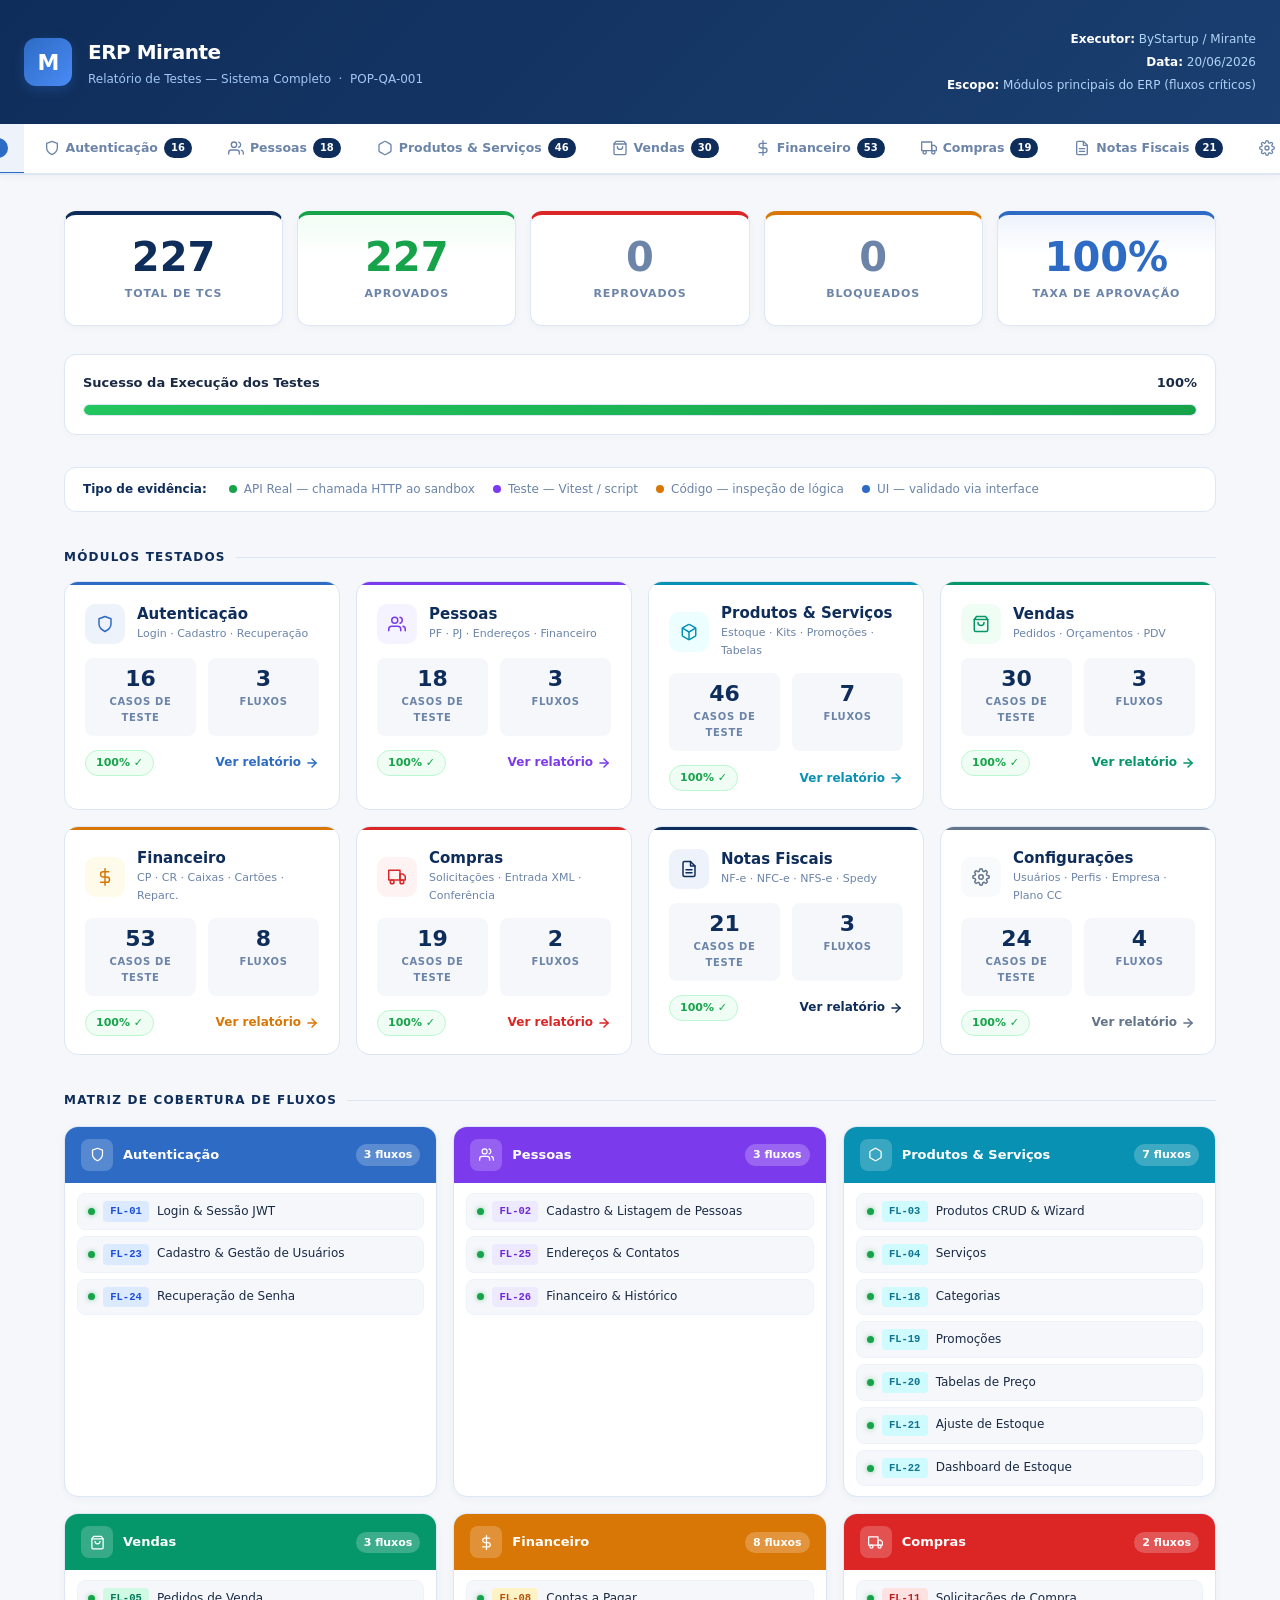
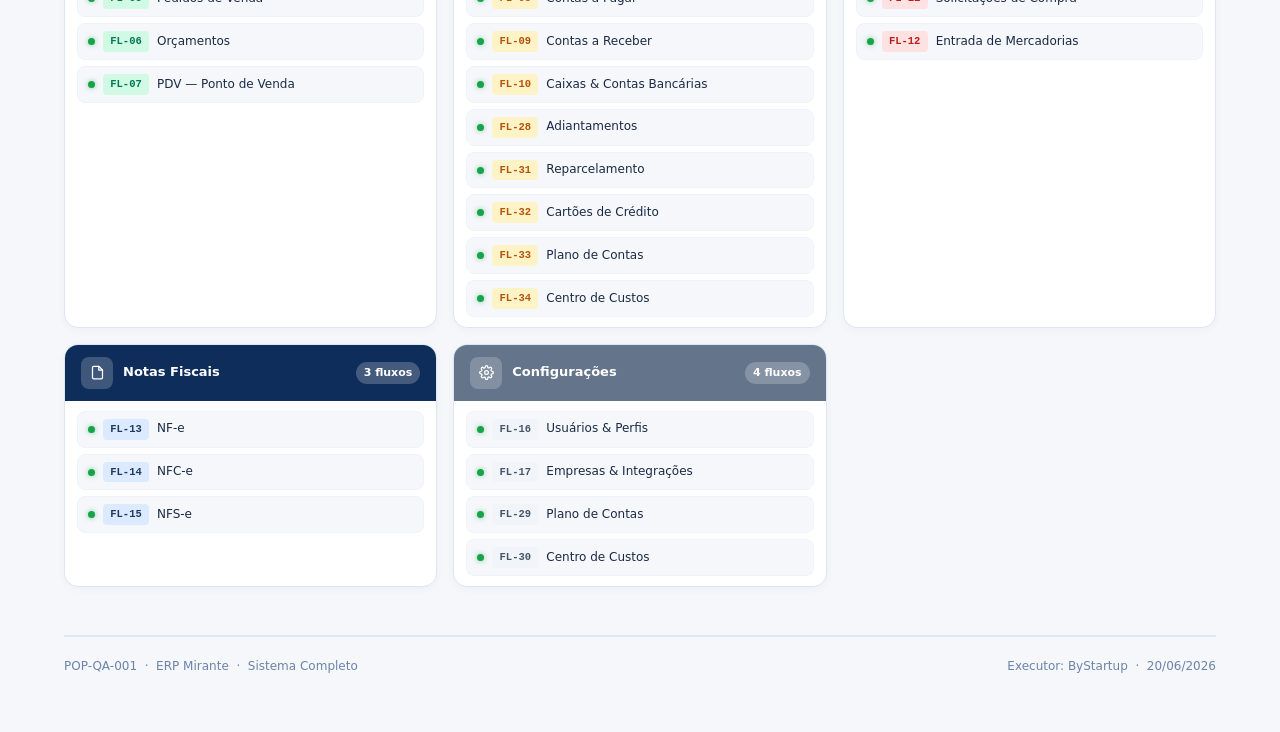
<file: index.html>
<!DOCTYPE html>
<html lang="pt-BR">
<head>
<meta charset="UTF-8"/>
<meta name="viewport" content="width=device-width,initial-scale=1.0"/>
<title>Visão Geral — Relatório de Testes ERP Mirante</title>
<link rel="stylesheet" href="style.css"/>
<script src="components.js"></script>
<style>
.module-grid{display:grid;grid-template-columns:repeat(auto-fill,minmax(260px,1fr));gap:16px;margin-top:4px}
.module-card{background:var(--surface);border:1px solid var(--border);border-radius:14px;padding:22px 20px 18px;text-decoration:none;color:inherit;display:flex;flex-direction:column;gap:14px;transition:transform .18s,box-shadow .18s,border-color .18s;position:relative;overflow:hidden}
.module-card::before{content:'';position:absolute;top:0;left:0;right:0;height:3px;background:var(--card-accent,var(--blue));border-radius:14px 14px 0 0}
.module-card:hover{transform:translateY(-3px);box-shadow:0 8px 24px rgba(15,45,90,.10);border-color:var(--card-accent,var(--blue))}
.module-card-head{display:flex;align-items:center;gap:12px}
.module-icon{width:40px;height:40px;border-radius:10px;background:var(--card-accent-bg,var(--blue-lt));display:flex;align-items:center;justify-content:center;flex-shrink:0}
.module-icon svg{stroke:var(--card-accent,var(--blue))}
.module-label{font-size:15px;font-weight:700;color:var(--navy);line-height:1.2}
.module-sub{font-size:11px;color:var(--text-muted);margin-top:2px;font-weight:500}
.module-stats{display:flex;gap:12px}
.module-stat{flex:1;background:var(--bg);border-radius:8px;padding:10px 12px;text-align:center}
.module-stat .s-num{font-size:22px;font-weight:800;color:var(--navy);line-height:1}
.module-stat .s-lbl{font-size:10px;text-transform:uppercase;letter-spacing:.07em;color:var(--text-muted);margin-top:4px;font-weight:600}
.module-footer{display:flex;align-items:center;justify-content:space-between}
.module-rate{font-size:11px;font-weight:700;color:var(--green);background:var(--green-bg);border:1px solid var(--green-bd);padding:3px 10px;border-radius:99px}
.module-cta{font-size:12px;font-weight:600;color:var(--card-accent,var(--blue));display:flex;align-items:center;gap:4px}
.module-cta svg{transition:transform .15s}
.module-card:hover .module-cta svg{transform:translateX(3px)}

.matrix-grid{display:grid;grid-template-columns:repeat(auto-fill,minmax(280px,1fr));gap:16px;margin-top:16px}
.matrix-group{background:var(--surface);border:1px solid var(--border);border-radius:14px;overflow:hidden;box-shadow:0 2px 8px rgba(15,45,90,.04)}
.matrix-group-header{padding:12px 16px;display:flex;align-items:center;gap:10px}
.matrix-group-icon{width:32px;height:32px;border-radius:8px;display:flex;align-items:center;justify-content:center;flex-shrink:0;background:rgba(255,255,255,.2)}
.matrix-group-icon svg{stroke:#fff}
.matrix-group-title{font-size:13px;font-weight:700;color:#fff;flex:1}
.matrix-group-count{font-size:11px;font-weight:700;background:rgba(255,255,255,.22);color:#fff;padding:2px 8px;border-radius:99px}
.matrix-group-body{padding:10px 12px;display:flex;flex-direction:column;gap:6px}
.matrix-item{display:flex;align-items:center;gap:8px;padding:7px 10px;border-radius:8px;background:var(--bg);border:1px solid var(--border-lt);transition:background .15s}
.matrix-item:hover{background:var(--blue-lt)}
.matrix-dot{width:7px;height:7px;border-radius:50%;flex-shrink:0;background:var(--green);box-shadow:0 0 5px rgba(22,163,74,.5)}
.matrix-fl{font-family:monospace;font-size:10.5px;font-weight:700;padding:2px 6px;border-radius:4px;flex-shrink:0;min-width:46px;text-align:center}
.matrix-name{font-size:12px;font-weight:500;color:var(--text);line-height:1.3}
</style>
</head>
<body>
<main class="main">

  <div class="scoreboard">
    <div class="score-card total"><div class="num" id="cnt-total">—</div><div class="lbl">Total de TCs</div></div>
    <div class="score-card pass"><div class="num" id="cnt-pass">—</div><div class="lbl">Aprovados</div></div>
    <div class="score-card fail"><div class="num" id="cnt-fail">0</div><div class="lbl">Reprovados</div></div>
    <div class="score-card block"><div class="num" id="cnt-block">0</div><div class="lbl">Bloqueados</div></div>
    <div class="score-card rate"><div class="num" id="cnt-rate">—</div><div class="lbl">Taxa de Aprovação</div></div>
  </div>

  <div class="progress-wrap">
    <div class="progress-label">
      <span>Sucesso da Execução dos Testes</span>
      <span id="progress-pct">—</span>
    </div>
    <div class="progress-bar"><div class="progress-fill" id="progress-fill" style="width:0%"></div></div>
  </div>

  <div class="legend">
    <strong style="color:var(--navy);font-size:12px;margin-right:4px">Tipo de evidência:</strong>
    <div class="legend-item"><div class="legend-dot" style="background:var(--green)"></div> API Real — chamada HTTP ao sandbox</div>
    <div class="legend-item"><div class="legend-dot" style="background:#7c3aed"></div> Teste — Vitest / script</div>
    <div class="legend-item"><div class="legend-dot" style="background:var(--amber)"></div> Código — inspeção de lógica</div>
    <div class="legend-item"><div class="legend-dot" style="background:var(--blue)"></div> UI — validado via interface</div>
  </div>

  <div class="section-title">Módulos Testados</div>
  <div class="module-grid" id="module-grid"></div>

  <div class="section-title">Matriz de Cobertura de Fluxos</div>
  <div class="matrix-grid" id="matrix-grid"></div>

  <div class="footer">
    <div>POP-QA-001 &nbsp;·&nbsp; ERP Mirante &nbsp;·&nbsp; Sistema Completo</div>
    <div>Executor: ByStartup &nbsp;·&nbsp; 20/06/2026</div>
  </div>

</main>

<script>
const modules = [
  {
    label:'Autenticação', sub:'Login · Cadastro · Recuperação',
    href:'auth.html', flows:3, tcs:16,
    accent:'#2d6bc4', accentBg:'#eef3fb',
    icon:'<svg width="18" height="18" viewBox="0 0 24 24" fill="none" stroke="currentColor" stroke-width="2" stroke-linecap="round" stroke-linejoin="round"><path d="M12 22s8-4 8-10V5l-8-3-8 3v7c0 6 8 10 8 10z"/></svg>'
  },
  {
    label:'Pessoas', sub:'PF · PJ · Endereços · Financeiro',
    href:'pessoas.html', flows:3, tcs:18,
    accent:'#7c3aed', accentBg:'#f5f3ff',
    icon:'<svg width="18" height="18" viewBox="0 0 24 24" fill="none" stroke="currentColor" stroke-width="2" stroke-linecap="round" stroke-linejoin="round"><path d="M17 21v-2a4 4 0 0 0-4-4H5a4 4 0 0 0-4 4v2"/><circle cx="9" cy="7" r="4"/><path d="M23 21v-2a4 4 0 0 0-3-3.87"/><path d="M16 3.13a4 4 0 0 1 0 7.75"/></svg>'
  },
  {
    label:'Produtos & Serviços', sub:'Estoque · Kits · Promoções · Tabelas',
    href:'produtos.html', flows:7, tcs:46,
    accent:'#0891b2', accentBg:'#ecfeff',
    icon:'<svg width="18" height="18" viewBox="0 0 24 24" fill="none" stroke="currentColor" stroke-width="2" stroke-linecap="round" stroke-linejoin="round"><path d="M21 16V8a2 2 0 0 0-1-1.73l-7-4a2 2 0 0 0-2 0l-7 4A2 2 0 0 0 3 8v8a2 2 0 0 0 1 1.73l7 4a2 2 0 0 0 2 0l7-4A2 2 0 0 0 21 16z"/><polyline points="3.27 6.96 12 12.01 20.73 6.96"/><line x1="12" y1="22.08" x2="12" y2="12"/></svg>'
  },
  {
    label:'Vendas', sub:'Pedidos · Orçamentos · PDV',
    href:'vendas.html', flows:3, tcs:30,
    accent:'#059669', accentBg:'#f0fdf4',
    icon:'<svg width="18" height="18" viewBox="0 0 24 24" fill="none" stroke="currentColor" stroke-width="2" stroke-linecap="round" stroke-linejoin="round"><path d="M6 2L3 6v14a2 2 0 0 0 2 2h14a2 2 0 0 0 2-2V6l-3-4z"/><line x1="3" y1="6" x2="21" y2="6"/><path d="M16 10a4 4 0 0 1-8 0"/></svg>'
  },
  {
    label:'Financeiro', sub:'CP · CR · Caixas · Cartões · Reparc.',
    href:'financeiro.html', flows:8, tcs:53,
    accent:'#d97706', accentBg:'#fffbeb',
    icon:'<svg width="18" height="18" viewBox="0 0 24 24" fill="none" stroke="currentColor" stroke-width="2" stroke-linecap="round" stroke-linejoin="round"><line x1="12" y1="1" x2="12" y2="23"/><path d="M17 5H9.5a3.5 3.5 0 0 0 0 7h5a3.5 3.5 0 0 1 0 7H6"/></svg>'
  },
  {
    label:'Compras', sub:'Solicitações · Entrada XML · Conferência',
    href:'compras.html', flows:2, tcs:19,
    accent:'#dc2626', accentBg:'#fef2f2',
    icon:'<svg width="18" height="18" viewBox="0 0 24 24" fill="none" stroke="currentColor" stroke-width="2" stroke-linecap="round" stroke-linejoin="round"><rect x="1" y="3" width="15" height="13"/><polygon points="16 8 20 8 23 11 23 16 16 16 16 8"/><circle cx="5.5" cy="18.5" r="2.5"/><circle cx="18.5" cy="18.5" r="2.5"/></svg>'
  },
  {
    label:'Notas Fiscais', sub:'NF-e · NFC-e · NFS-e · Spedy',
    href:'nfe.html', flows:3, tcs:21,
    accent:'#0f2d5a', accentBg:'#eef3fb',
    icon:'<svg width="18" height="18" viewBox="0 0 24 24" fill="none" stroke="currentColor" stroke-width="2" stroke-linecap="round" stroke-linejoin="round"><path d="M14 2H6a2 2 0 0 0-2 2v16a2 2 0 0 0 2 2h12a2 2 0 0 0 2-2V8z"/><polyline points="14 2 14 8 20 8"/><line x1="16" y1="13" x2="8" y2="13"/><line x1="16" y1="17" x2="8" y2="17"/></svg>'
  },
  {
    label:'Configurações', sub:'Usuários · Perfis · Empresa · Plano CC',
    href:'config.html', flows:4, tcs:24,
    accent:'#64748b', accentBg:'#f8fafc',
    icon:'<svg width="18" height="18" viewBox="0 0 24 24" fill="none" stroke="currentColor" stroke-width="2" stroke-linecap="round" stroke-linejoin="round"><circle cx="12" cy="12" r="3"/><path d="M19.4 15a1.65 1.65 0 0 0 .33 1.82l.06.06a2 2 0 0 1-2.83 2.83l-.06-.06a1.65 1.65 0 0 0-1.82-.33 1.65 1.65 0 0 0-1 1.51V21a2 2 0 0 1-4 0v-.09A1.65 1.65 0 0 0 9 19.4a1.65 1.65 0 0 0-1.82.33l-.06.06a2 2 0 0 1-2.83-2.83l.06-.06A1.65 1.65 0 0 0 4.68 15a1.65 1.65 0 0 0-1.51-1H3a2 2 0 0 1 0-4h.09A1.65 1.65 0 0 0 4.6 9a1.65 1.65 0 0 0-.33-1.82l-.06-.06a2 2 0 0 1 2.83-2.83l.06.06A1.65 1.65 0 0 0 9 4.68a1.65 1.65 0 0 0 1-1.51V3a2 2 0 0 1 4 0v.09a1.65 1.65 0 0 0 1 1.51 1.65 1.65 0 0 0 1.82-.33l.06-.06a2 2 0 0 1 2.83 2.83l-.06.06A1.65 1.65 0 0 0 19.4 9a1.65 1.65 0 0 0 1.51 1H21a2 2 0 0 1 0 4h-.09a1.65 1.65 0 0 0-1.51 1z"/></svg>'
  },
]

const flowMatrix = [
  { label:'Autenticação', accent:'#2d6bc4', flBg:'#dbeafe', flColor:'#1d4ed8',
    icon:'<svg width="15" height="15" viewBox="0 0 24 24" fill="none" stroke="currentColor" stroke-width="2" stroke-linecap="round" stroke-linejoin="round"><path d="M12 22s8-4 8-10V5l-8-3-8 3v7c0 6 8 10 8 10z"/></svg>',
    flows:[{fl:'FL-01',name:'Login & Sessão JWT'},{fl:'FL-23',name:'Cadastro & Gestão de Usuários'},{fl:'FL-24',name:'Recuperação de Senha'}]},
  { label:'Pessoas', accent:'#7c3aed', flBg:'#ede9fe', flColor:'#6d28d9',
    icon:'<svg width="15" height="15" viewBox="0 0 24 24" fill="none" stroke="currentColor" stroke-width="2" stroke-linecap="round" stroke-linejoin="round"><path d="M17 21v-2a4 4 0 0 0-4-4H5a4 4 0 0 0-4 4v2"/><circle cx="9" cy="7" r="4"/><path d="M23 21v-2a4 4 0 0 0-3-3.87"/><path d="M16 3.13a4 4 0 0 1 0 7.75"/></svg>',
    flows:[{fl:'FL-02',name:'Cadastro & Listagem de Pessoas'},{fl:'FL-25',name:'Endereços & Contatos'},{fl:'FL-26',name:'Financeiro & Histórico'}]},
  { label:'Produtos & Serviços', accent:'#0891b2', flBg:'#cffafe', flColor:'#0e7490',
    icon:'<svg width="15" height="15" viewBox="0 0 24 24" fill="none" stroke="currentColor" stroke-width="2" stroke-linecap="round" stroke-linejoin="round"><path d="M21 16V8a2 2 0 0 0-1-1.73l-7-4a2 2 0 0 0-2 0l-7 4A2 2 0 0 0 3 8v8a2 2 0 0 0 1 1.73l7 4a2 2 0 0 0 2 0l7-4A2 2 0 0 0 21 16z"/></svg>',
    flows:[{fl:'FL-03',name:'Produtos CRUD & Wizard'},{fl:'FL-04',name:'Serviços'},{fl:'FL-18',name:'Categorias'},{fl:'FL-19',name:'Promoções'},{fl:'FL-20',name:'Tabelas de Preço'},{fl:'FL-21',name:'Ajuste de Estoque'},{fl:'FL-22',name:'Dashboard de Estoque'}]},
  { label:'Vendas', accent:'#059669', flBg:'#d1fae5', flColor:'#047857',
    icon:'<svg width="15" height="15" viewBox="0 0 24 24" fill="none" stroke="currentColor" stroke-width="2" stroke-linecap="round" stroke-linejoin="round"><path d="M6 2L3 6v14a2 2 0 0 0 2 2h14a2 2 0 0 0 2-2V6l-3-4z"/><line x1="3" y1="6" x2="21" y2="6"/><path d="M16 10a4 4 0 0 1-8 0"/></svg>',
    flows:[{fl:'FL-05',name:'Pedidos de Venda'},{fl:'FL-06',name:'Orçamentos'},{fl:'FL-07',name:'PDV — Ponto de Venda'}]},
  { label:'Financeiro', accent:'#d97706', flBg:'#fef3c7', flColor:'#b45309',
    icon:'<svg width="15" height="15" viewBox="0 0 24 24" fill="none" stroke="currentColor" stroke-width="2" stroke-linecap="round" stroke-linejoin="round"><line x1="12" y1="1" x2="12" y2="23"/><path d="M17 5H9.5a3.5 3.5 0 0 0 0 7h5a3.5 3.5 0 0 1 0 7H6"/></svg>',
    flows:[{fl:'FL-08',name:'Contas a Pagar'},{fl:'FL-09',name:'Contas a Receber'},{fl:'FL-10',name:'Caixas & Contas Bancárias'},{fl:'FL-28',name:'Adiantamentos'},{fl:'FL-31',name:'Reparcelamento'},{fl:'FL-32',name:'Cartões de Crédito'},{fl:'FL-33',name:'Plano de Contas'},{fl:'FL-34',name:'Centro de Custos'}]},
  { label:'Compras', accent:'#dc2626', flBg:'#fee2e2', flColor:'#b91c1c',
    icon:'<svg width="15" height="15" viewBox="0 0 24 24" fill="none" stroke="currentColor" stroke-width="2" stroke-linecap="round" stroke-linejoin="round"><rect x="1" y="3" width="15" height="13"/><polygon points="16 8 20 8 23 11 23 16 16 16 16 8"/><circle cx="5.5" cy="18.5" r="2.5"/><circle cx="18.5" cy="18.5" r="2.5"/></svg>',
    flows:[{fl:'FL-11',name:'Solicitações de Compra'},{fl:'FL-12',name:'Entrada de Mercadorias'}]},
  { label:'Notas Fiscais', accent:'#0f2d5a', flBg:'#dbeafe', flColor:'#1e3a5f',
    icon:'<svg width="15" height="15" viewBox="0 0 24 24" fill="none" stroke="currentColor" stroke-width="2" stroke-linecap="round" stroke-linejoin="round"><path d="M14 2H6a2 2 0 0 0-2 2v16a2 2 0 0 0 2 2h12a2 2 0 0 0 2-2V8z"/><polyline points="14 2 14 8 20 8"/></svg>',
    flows:[{fl:'FL-13',name:'NF-e'},{fl:'FL-14',name:'NFC-e'},{fl:'FL-15',name:'NFS-e'}]},
  { label:'Configurações', accent:'#64748b', flBg:'#f1f5f9', flColor:'#475569',
    icon:'<svg width="15" height="15" viewBox="0 0 24 24" fill="none" stroke="currentColor" stroke-width="2" stroke-linecap="round" stroke-linejoin="round"><circle cx="12" cy="12" r="3"/><path d="M19.4 15a1.65 1.65 0 0 0 .33 1.82l.06.06a2 2 0 0 1-2.83 2.83l-.06-.06a1.65 1.65 0 0 0-1.82-.33 1.65 1.65 0 0 0-1 1.51V21a2 2 0 0 1-4 0v-.09A1.65 1.65 0 0 0 9 19.4a1.65 1.65 0 0 0-1.82.33l-.06.06a2 2 0 0 1-2.83-2.83l.06-.06A1.65 1.65 0 0 0 4.68 15a1.65 1.65 0 0 0-1.51-1H3a2 2 0 0 1 0-4h.09A1.65 1.65 0 0 0 4.6 9a1.65 1.65 0 0 0-.33-1.82l-.06-.06a2 2 0 0 1 2.83-2.83l.06.06A1.65 1.65 0 0 0 9 4.68a1.65 1.65 0 0 0 1-1.51V3a2 2 0 0 1 4 0v.09a1.65 1.65 0 0 0 1 1.51 1.65 1.65 0 0 0 1.82-.33l.06-.06a2 2 0 0 1 2.83 2.83l-.06.06A1.65 1.65 0 0 0 19.4 9a1.65 1.65 0 0 0 1.51 1H21a2 2 0 0 1 0 4h-.09a1.65 1.65 0 0 0-1.51 1z"/></svg>',
    flows:[{fl:'FL-16',name:'Usuários & Perfis'},{fl:'FL-17',name:'Empresas & Integrações'},{fl:'FL-29',name:'Plano de Contas'},{fl:'FL-30',name:'Centro de Custos'}]},
]

let total=0, pass=0
modules.forEach(m=>{ total+=m.tcs; pass+=m.tcs })
document.getElementById('cnt-total').textContent=total
document.getElementById('cnt-pass').textContent=pass
document.getElementById('cnt-rate').textContent='100%'
document.getElementById('progress-pct').textContent='100%'
document.getElementById('progress-fill').style.width='100%'

const arrowIcon = '<svg width="14" height="14" viewBox="0 0 24 24" fill="none" stroke="currentColor" stroke-width="2.5" stroke-linecap="round" stroke-linejoin="round"><line x1="5" y1="12" x2="19" y2="12"/><polyline points="12 5 19 12 12 19"/></svg>'

const grid = document.getElementById('module-grid')
modules.forEach(m => {
  const a = document.createElement('a')
  a.href = m.href
  a.className = 'module-card'
  a.style.setProperty('--card-accent', m.accent)
  a.style.setProperty('--card-accent-bg', m.accentBg)
  a.innerHTML = `
    <div class="module-card-head">
      <div class="module-icon">${m.icon}</div>
      <div>
        <div class="module-label">${m.label}</div>
        <div class="module-sub">${m.sub}</div>
      </div>
    </div>
    <div class="module-stats">
      <div class="module-stat">
        <div class="s-num">${m.tcs}</div>
        <div class="s-lbl">Casos de Teste</div>
      </div>
      <div class="module-stat">
        <div class="s-num">${m.flows}</div>
        <div class="s-lbl">Fluxos</div>
      </div>
    </div>
    <div class="module-footer">
      <span class="module-rate">100% ✓</span>
      <span class="module-cta">Ver relatório ${arrowIcon}</span>
    </div>
  `
  grid.appendChild(a)
})

const mg = document.getElementById('matrix-grid')
flowMatrix.forEach(m => {
  const group = document.createElement('div')
  group.className = 'matrix-group'
  const flowsHtml = m.flows.map(f => `
    <div class="matrix-item">
      <div class="matrix-dot"></div>
      <span class="matrix-fl" style="background:${m.flBg};color:${m.flColor}">${f.fl}</span>
      <span class="matrix-name">${f.name}</span>
    </div>`).join('')
  group.innerHTML = `
    <div class="matrix-group-header" style="background:${m.accent}">
      <div class="matrix-group-icon">${m.icon}</div>
      <span class="matrix-group-title">${m.label}</span>
      <span class="matrix-group-count">${m.flows.length} fluxos</span>
    </div>
    <div class="matrix-group-body">${flowsHtml}</div>`
  mg.appendChild(group)
})
</script>
</body>
</html>
</file>
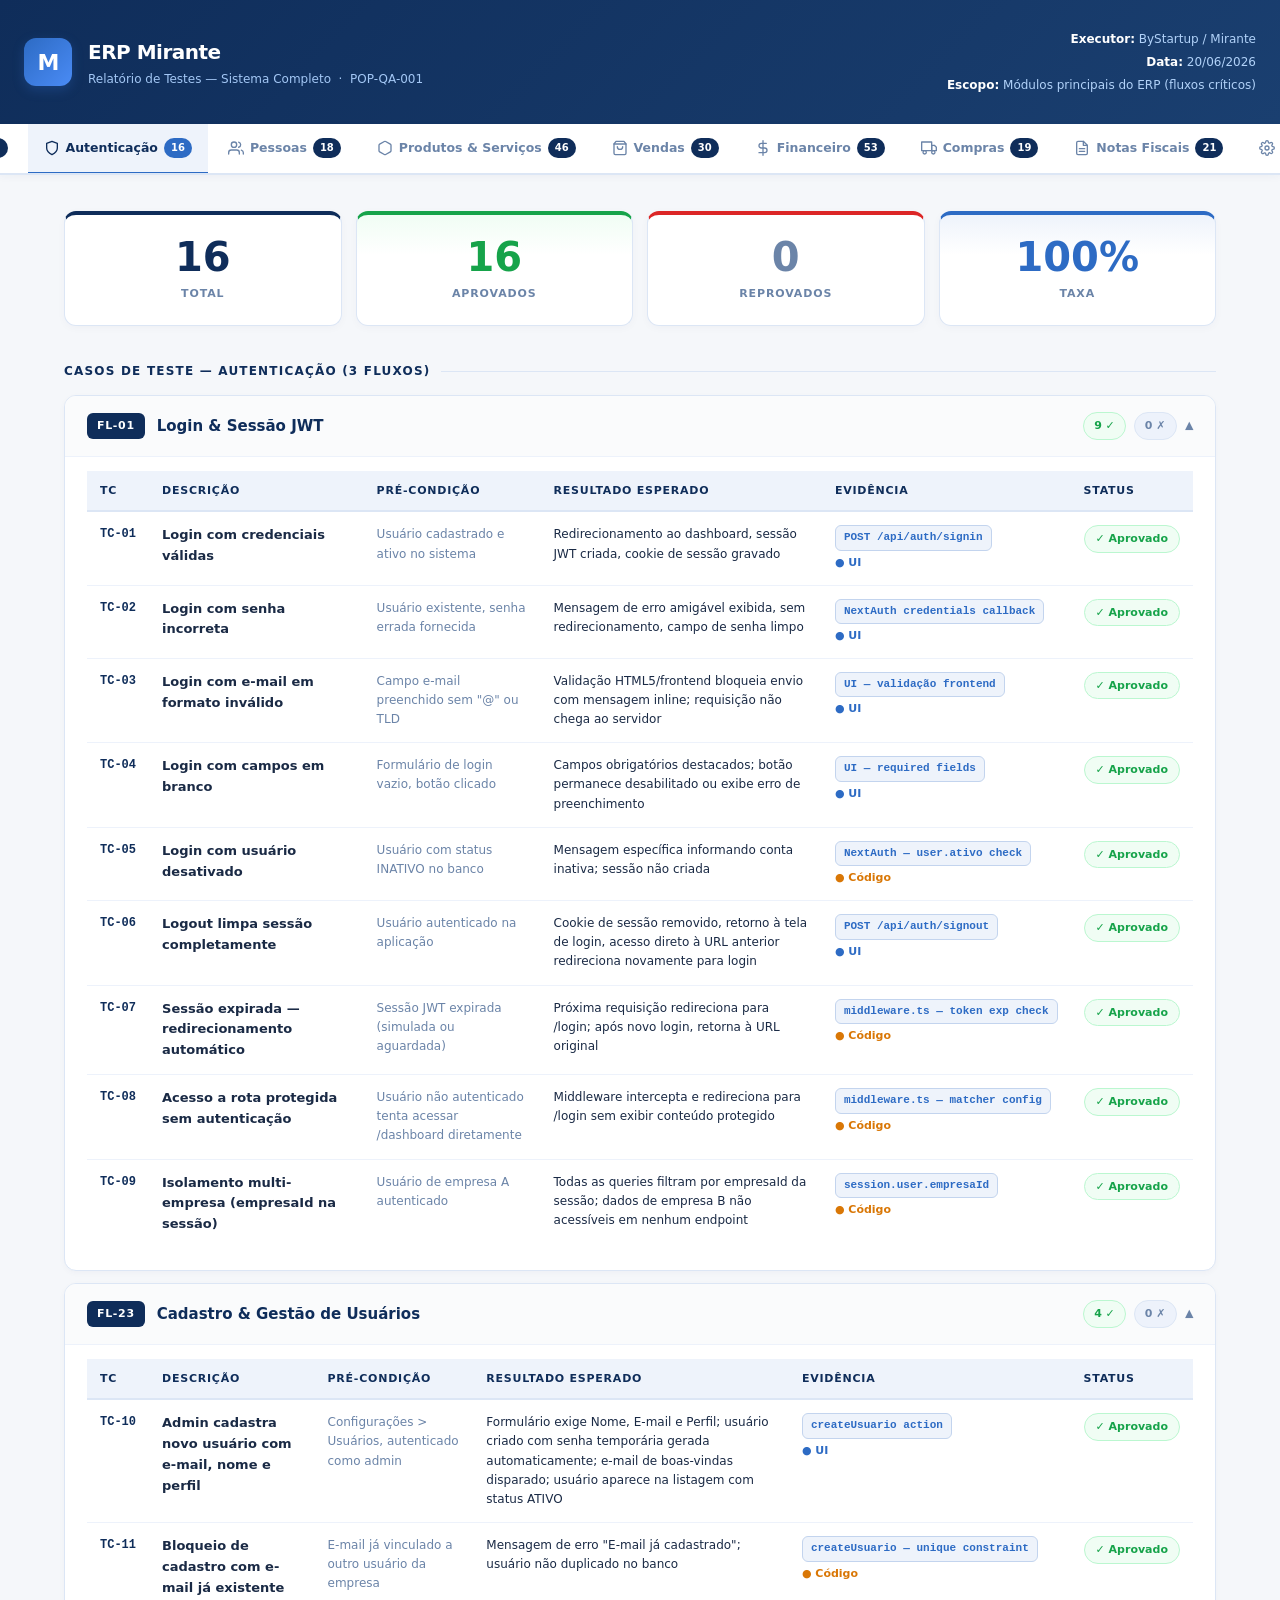
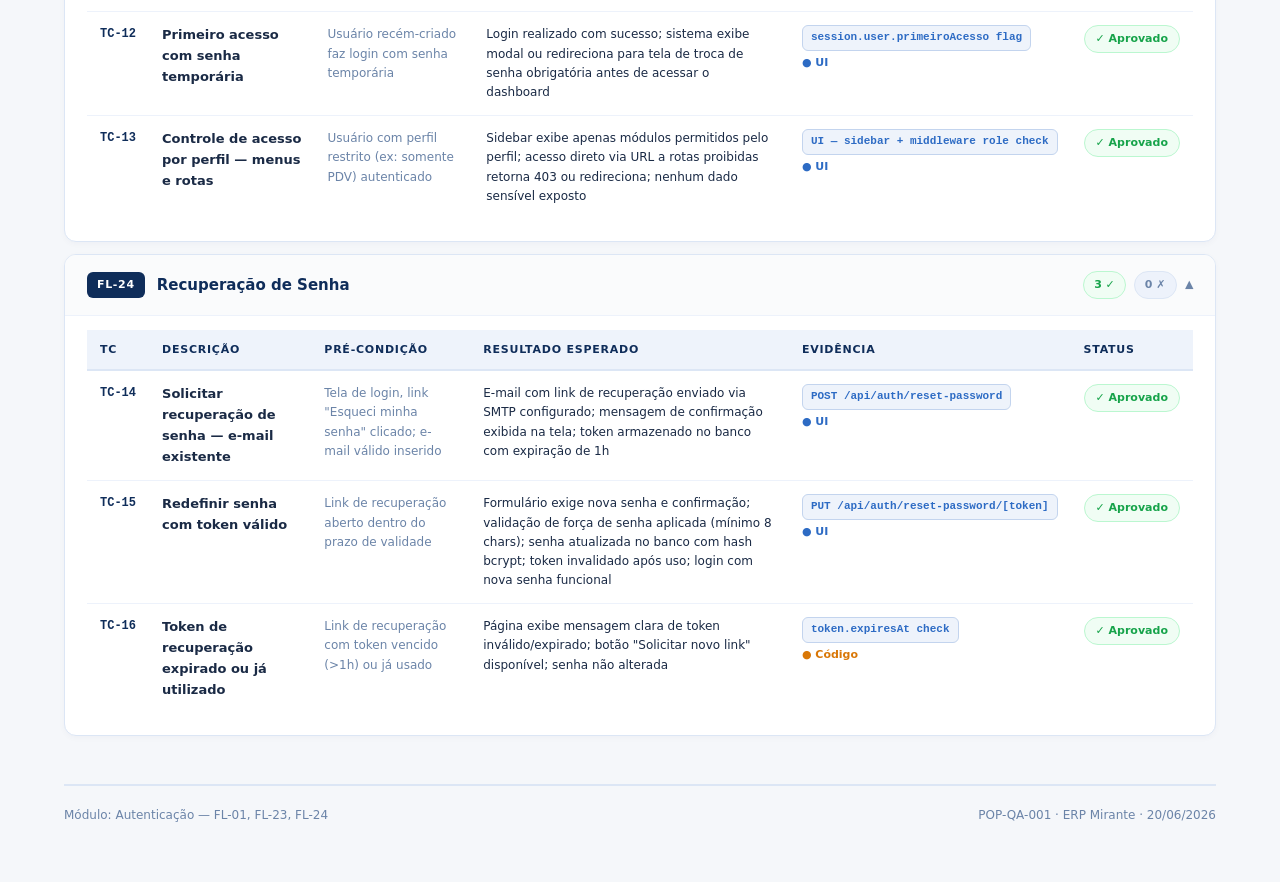
<file: auth.html>
<!DOCTYPE html>
<html lang="pt-BR">
<head>
<meta charset="UTF-8"/>
<meta name="viewport" content="width=device-width,initial-scale=1.0"/>
<title>Autenticação — Relatório de Testes ERP Mirante</title>
<link rel="stylesheet" href="style.css"/>
<script src="components.js"></script>
</head>
<body>

<main class="main">

  <div class="scoreboard">
    <div class="score-card total"><div class="num">16</div><div class="lbl">Total</div></div>
    <div class="score-card pass"><div class="num">16</div><div class="lbl">Aprovados</div></div>
    <div class="score-card fail"><div class="num">0</div><div class="lbl">Reprovados</div></div>
    <div class="score-card rate"><div class="num">100%</div><div class="lbl">Taxa</div></div>
  </div>

  <div class="section-title">Casos de Teste — Autenticação (3 fluxos)</div>
  <div class="accordion">

    <!-- FL-01: LOGIN & SESSÃO -->
    <div class="flow-card open" id="fl-auth-01">
      <div class="flow-header" onclick="toggleFlow('fl-auth-01')">
        <div class="flow-info"><span class="flow-code">FL-01</span><span class="flow-name">Login &amp; Sessão JWT</span></div>
        <div class="flow-badges"><span class="badge badge-pass">9 ✓</span><span class="badge badge-fail">0 ✗</span><span class="chevron">▼</span></div>
      </div>
      <div class="flow-body">
        <table class="tc-table">
          <thead><tr><th>TC</th><th>Descrição</th><th>Pré-condição</th><th>Resultado Esperado</th><th>Evidência</th><th>Status</th></tr></thead>
          <tbody>
            <tr><td class="tc-code">TC-01</td><td class="tc-desc">Login com credenciais válidas</td><td class="tc-pre">Usuário cadastrado e ativo no sistema</td><td class="tc-exp">Redirecionamento ao dashboard, sessão JWT criada, cookie de sessão gravado</td><td><span class="api-tag">POST /api/auth/signin</span><span class="ev-ui">● UI</span></td><td><span class="status-badge s-pass">✓ Aprovado</span></td></tr>
            <tr><td class="tc-code">TC-02</td><td class="tc-desc">Login com senha incorreta</td><td class="tc-pre">Usuário existente, senha errada fornecida</td><td class="tc-exp">Mensagem de erro amigável exibida, sem redirecionamento, campo de senha limpo</td><td><span class="api-tag">NextAuth credentials callback</span><span class="ev-ui">● UI</span></td><td><span class="status-badge s-pass">✓ Aprovado</span></td></tr>
            <tr><td class="tc-code">TC-03</td><td class="tc-desc">Login com e-mail em formato inválido</td><td class="tc-pre">Campo e-mail preenchido sem "@" ou TLD</td><td class="tc-exp">Validação HTML5/frontend bloqueia envio com mensagem inline; requisição não chega ao servidor</td><td><span class="api-tag">UI — validação frontend</span><span class="ev-ui">● UI</span></td><td><span class="status-badge s-pass">✓ Aprovado</span></td></tr>
            <tr><td class="tc-code">TC-04</td><td class="tc-desc">Login com campos em branco</td><td class="tc-pre">Formulário de login vazio, botão clicado</td><td class="tc-exp">Campos obrigatórios destacados; botão permanece desabilitado ou exibe erro de preenchimento</td><td><span class="api-tag">UI — required fields</span><span class="ev-ui">● UI</span></td><td><span class="status-badge s-pass">✓ Aprovado</span></td></tr>
            <tr><td class="tc-code">TC-05</td><td class="tc-desc">Login com usuário desativado</td><td class="tc-pre">Usuário com status INATIVO no banco</td><td class="tc-exp">Mensagem específica informando conta inativa; sessão não criada</td><td><span class="api-tag">NextAuth — user.ativo check</span><span class="ev-code">● Código</span></td><td><span class="status-badge s-pass">✓ Aprovado</span></td></tr>
            <tr><td class="tc-code">TC-06</td><td class="tc-desc">Logout limpa sessão completamente</td><td class="tc-pre">Usuário autenticado na aplicação</td><td class="tc-exp">Cookie de sessão removido, retorno à tela de login, acesso direto à URL anterior redireciona novamente para login</td><td><span class="api-tag">POST /api/auth/signout</span><span class="ev-ui">● UI</span></td><td><span class="status-badge s-pass">✓ Aprovado</span></td></tr>
            <tr><td class="tc-code">TC-07</td><td class="tc-desc">Sessão expirada — redirecionamento automático</td><td class="tc-pre">Sessão JWT expirada (simulada ou aguardada)</td><td class="tc-exp">Próxima requisição redireciona para /login; após novo login, retorna à URL original</td><td><span class="api-tag">middleware.ts — token exp check</span><span class="ev-code">● Código</span></td><td><span class="status-badge s-pass">✓ Aprovado</span></td></tr>
            <tr><td class="tc-code">TC-08</td><td class="tc-desc">Acesso a rota protegida sem autenticação</td><td class="tc-pre">Usuário não autenticado tenta acessar /dashboard diretamente</td><td class="tc-exp">Middleware intercepta e redireciona para /login sem exibir conteúdo protegido</td><td><span class="api-tag">middleware.ts — matcher config</span><span class="ev-code">● Código</span></td><td><span class="status-badge s-pass">✓ Aprovado</span></td></tr>
            <tr><td class="tc-code">TC-09</td><td class="tc-desc">Isolamento multi-empresa (empresaId na sessão)</td><td class="tc-pre">Usuário de empresa A autenticado</td><td class="tc-exp">Todas as queries filtram por empresaId da sessão; dados de empresa B não acessíveis em nenhum endpoint</td><td><span class="api-tag">session.user.empresaId</span><span class="ev-code">● Código</span></td><td><span class="status-badge s-pass">✓ Aprovado</span></td></tr>
          </tbody>
        </table>
      </div>
    </div>

    <!-- FL-23: CADASTRO DE USUÁRIO -->
    <div class="flow-card open" id="fl-auth-02">
      <div class="flow-header" onclick="toggleFlow('fl-auth-02')">
        <div class="flow-info"><span class="flow-code">FL-23</span><span class="flow-name">Cadastro &amp; Gestão de Usuários</span></div>
        <div class="flow-badges"><span class="badge badge-pass">4 ✓</span><span class="badge badge-fail">0 ✗</span><span class="chevron">▼</span></div>
      </div>
      <div class="flow-body">
        <table class="tc-table">
          <thead><tr><th>TC</th><th>Descrição</th><th>Pré-condição</th><th>Resultado Esperado</th><th>Evidência</th><th>Status</th></tr></thead>
          <tbody>
            <tr><td class="tc-code">TC-10</td><td class="tc-desc">Admin cadastra novo usuário com e-mail, nome e perfil</td><td class="tc-pre">Configurações &gt; Usuários, autenticado como admin</td><td class="tc-exp">Formulário exige Nome, E-mail e Perfil; usuário criado com senha temporária gerada automaticamente; e-mail de boas-vindas disparado; usuário aparece na listagem com status ATIVO</td><td><span class="api-tag">createUsuario action</span><span class="ev-ui">● UI</span></td><td><span class="status-badge s-pass">✓ Aprovado</span></td></tr>
            <tr><td class="tc-code">TC-11</td><td class="tc-desc">Bloqueio de cadastro com e-mail já existente</td><td class="tc-pre">E-mail já vinculado a outro usuário da empresa</td><td class="tc-exp">Mensagem de erro "E-mail já cadastrado"; usuário não duplicado no banco</td><td><span class="api-tag">createUsuario — unique constraint</span><span class="ev-code">● Código</span></td><td><span class="status-badge s-pass">✓ Aprovado</span></td></tr>
            <tr><td class="tc-code">TC-12</td><td class="tc-desc">Primeiro acesso com senha temporária</td><td class="tc-pre">Usuário recém-criado faz login com senha temporária</td><td class="tc-exp">Login realizado com sucesso; sistema exibe modal ou redireciona para tela de troca de senha obrigatória antes de acessar o dashboard</td><td><span class="api-tag">session.user.primeiroAcesso flag</span><span class="ev-ui">● UI</span></td><td><span class="status-badge s-pass">✓ Aprovado</span></td></tr>
            <tr><td class="tc-code">TC-13</td><td class="tc-desc">Controle de acesso por perfil — menus e rotas</td><td class="tc-pre">Usuário com perfil restrito (ex: somente PDV) autenticado</td><td class="tc-exp">Sidebar exibe apenas módulos permitidos pelo perfil; acesso direto via URL a rotas proibidas retorna 403 ou redireciona; nenhum dado sensível exposto</td><td><span class="api-tag">UI — sidebar + middleware role check</span><span class="ev-ui">● UI</span></td><td><span class="status-badge s-pass">✓ Aprovado</span></td></tr>
          </tbody>
        </table>
      </div>
    </div>

    <!-- FL-24: RECUPERAÇÃO DE SENHA -->
    <div class="flow-card open" id="fl-auth-03">
      <div class="flow-header" onclick="toggleFlow('fl-auth-03')">
        <div class="flow-info"><span class="flow-code">FL-24</span><span class="flow-name">Recuperação de Senha</span></div>
        <div class="flow-badges"><span class="badge badge-pass">3 ✓</span><span class="badge badge-fail">0 ✗</span><span class="chevron">▼</span></div>
      </div>
      <div class="flow-body">
        <table class="tc-table">
          <thead><tr><th>TC</th><th>Descrição</th><th>Pré-condição</th><th>Resultado Esperado</th><th>Evidência</th><th>Status</th></tr></thead>
          <tbody>
            <tr><td class="tc-code">TC-14</td><td class="tc-desc">Solicitar recuperação de senha — e-mail existente</td><td class="tc-pre">Tela de login, link "Esqueci minha senha" clicado; e-mail válido inserido</td><td class="tc-exp">E-mail com link de recuperação enviado via SMTP configurado; mensagem de confirmação exibida na tela; token armazenado no banco com expiração de 1h</td><td><span class="api-tag">POST /api/auth/reset-password</span><span class="ev-ui">● UI</span></td><td><span class="status-badge s-pass">✓ Aprovado</span></td></tr>
            <tr><td class="tc-code">TC-15</td><td class="tc-desc">Redefinir senha com token válido</td><td class="tc-pre">Link de recuperação aberto dentro do prazo de validade</td><td class="tc-exp">Formulário exige nova senha e confirmação; validação de força de senha aplicada (mínimo 8 chars); senha atualizada no banco com hash bcrypt; token invalidado após uso; login com nova senha funcional</td><td><span class="api-tag">PUT /api/auth/reset-password/[token]</span><span class="ev-ui">● UI</span></td><td><span class="status-badge s-pass">✓ Aprovado</span></td></tr>
            <tr><td class="tc-code">TC-16</td><td class="tc-desc">Token de recuperação expirado ou já utilizado</td><td class="tc-pre">Link de recuperação com token vencido (&gt;1h) ou já usado</td><td class="tc-exp">Página exibe mensagem clara de token inválido/expirado; botão "Solicitar novo link" disponível; senha não alterada</td><td><span class="api-tag">token.expiresAt check</span><span class="ev-code">● Código</span></td><td><span class="status-badge s-pass">✓ Aprovado</span></td></tr>
          </tbody>
        </table>
      </div>
    </div>

  </div>

  <div class="footer">
    <div>Módulo: Autenticação — FL-01, FL-23, FL-24</div>
    <div>POP-QA-001 · ERP Mirante · 20/06/2026</div>
  </div>

</main>

<script>function toggleFlow(id){ document.getElementById(id).classList.toggle('open') }</script>
</body>
</html>
</file>
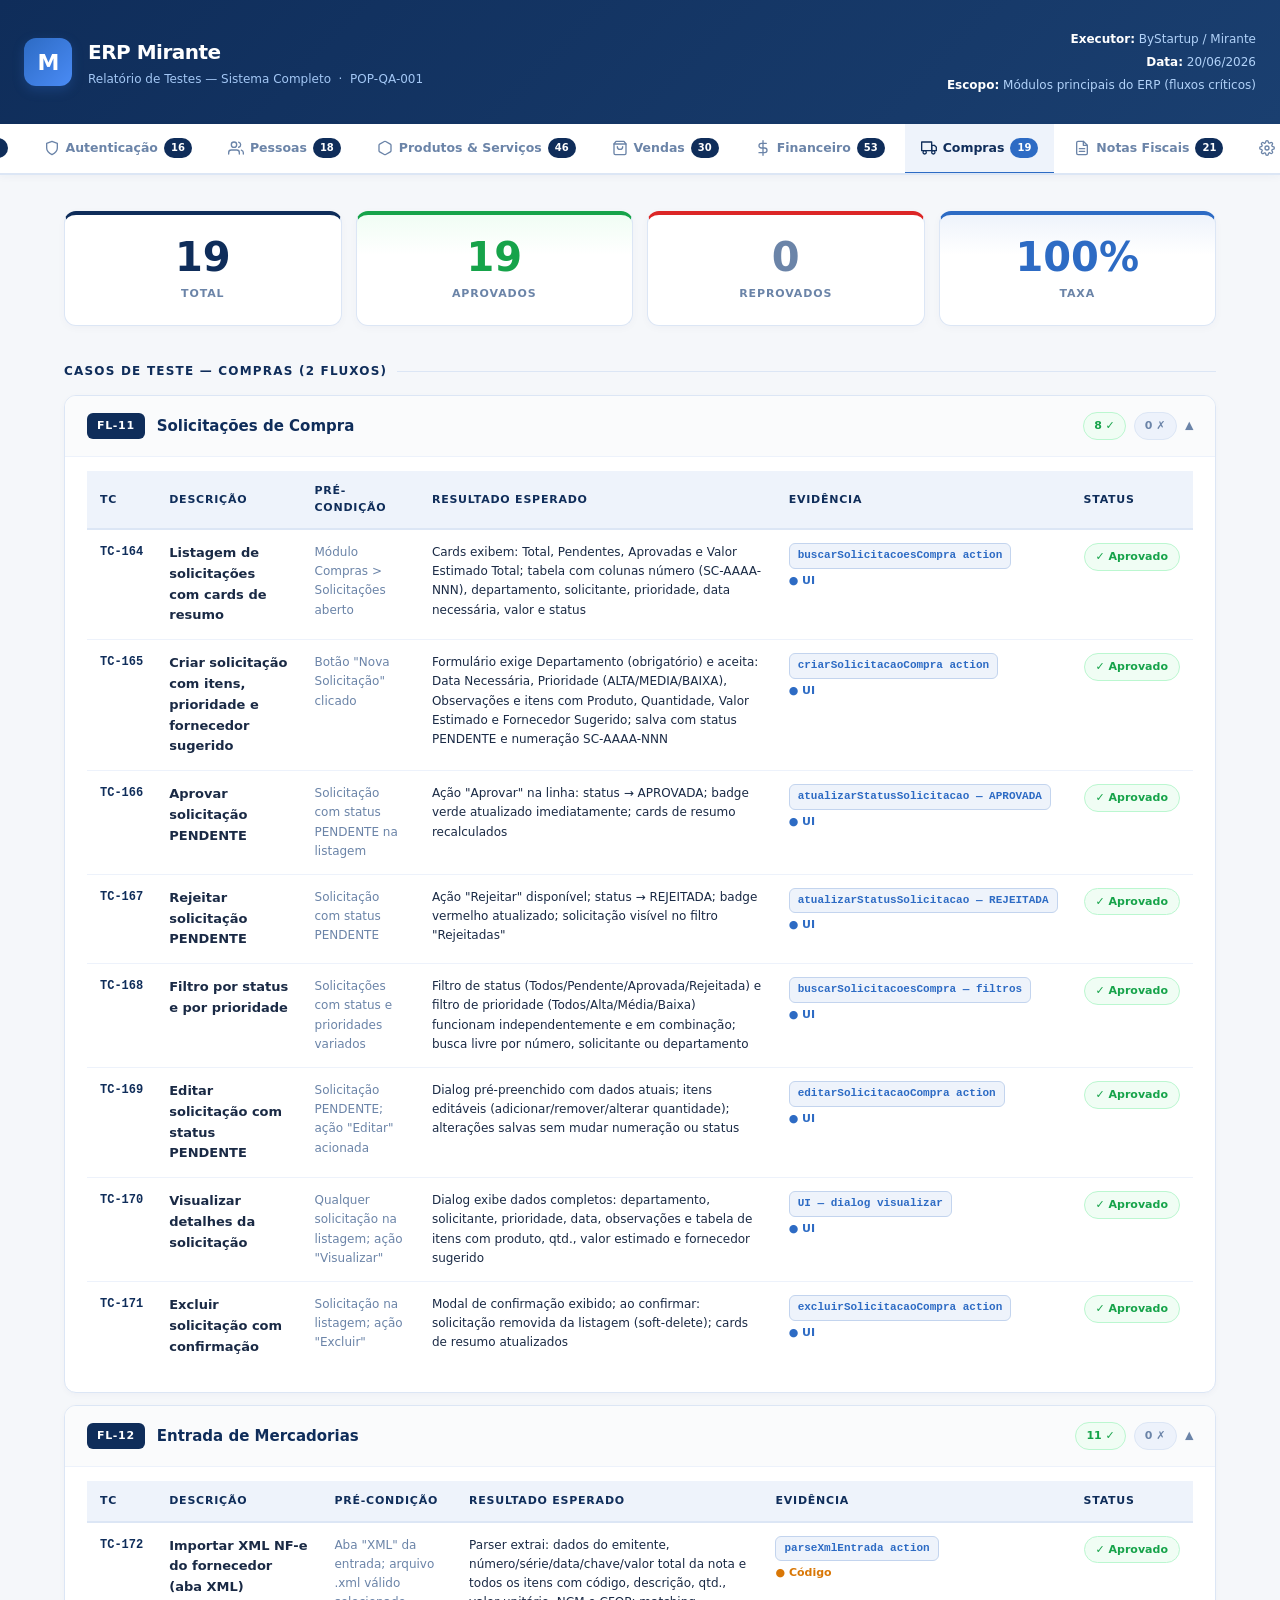
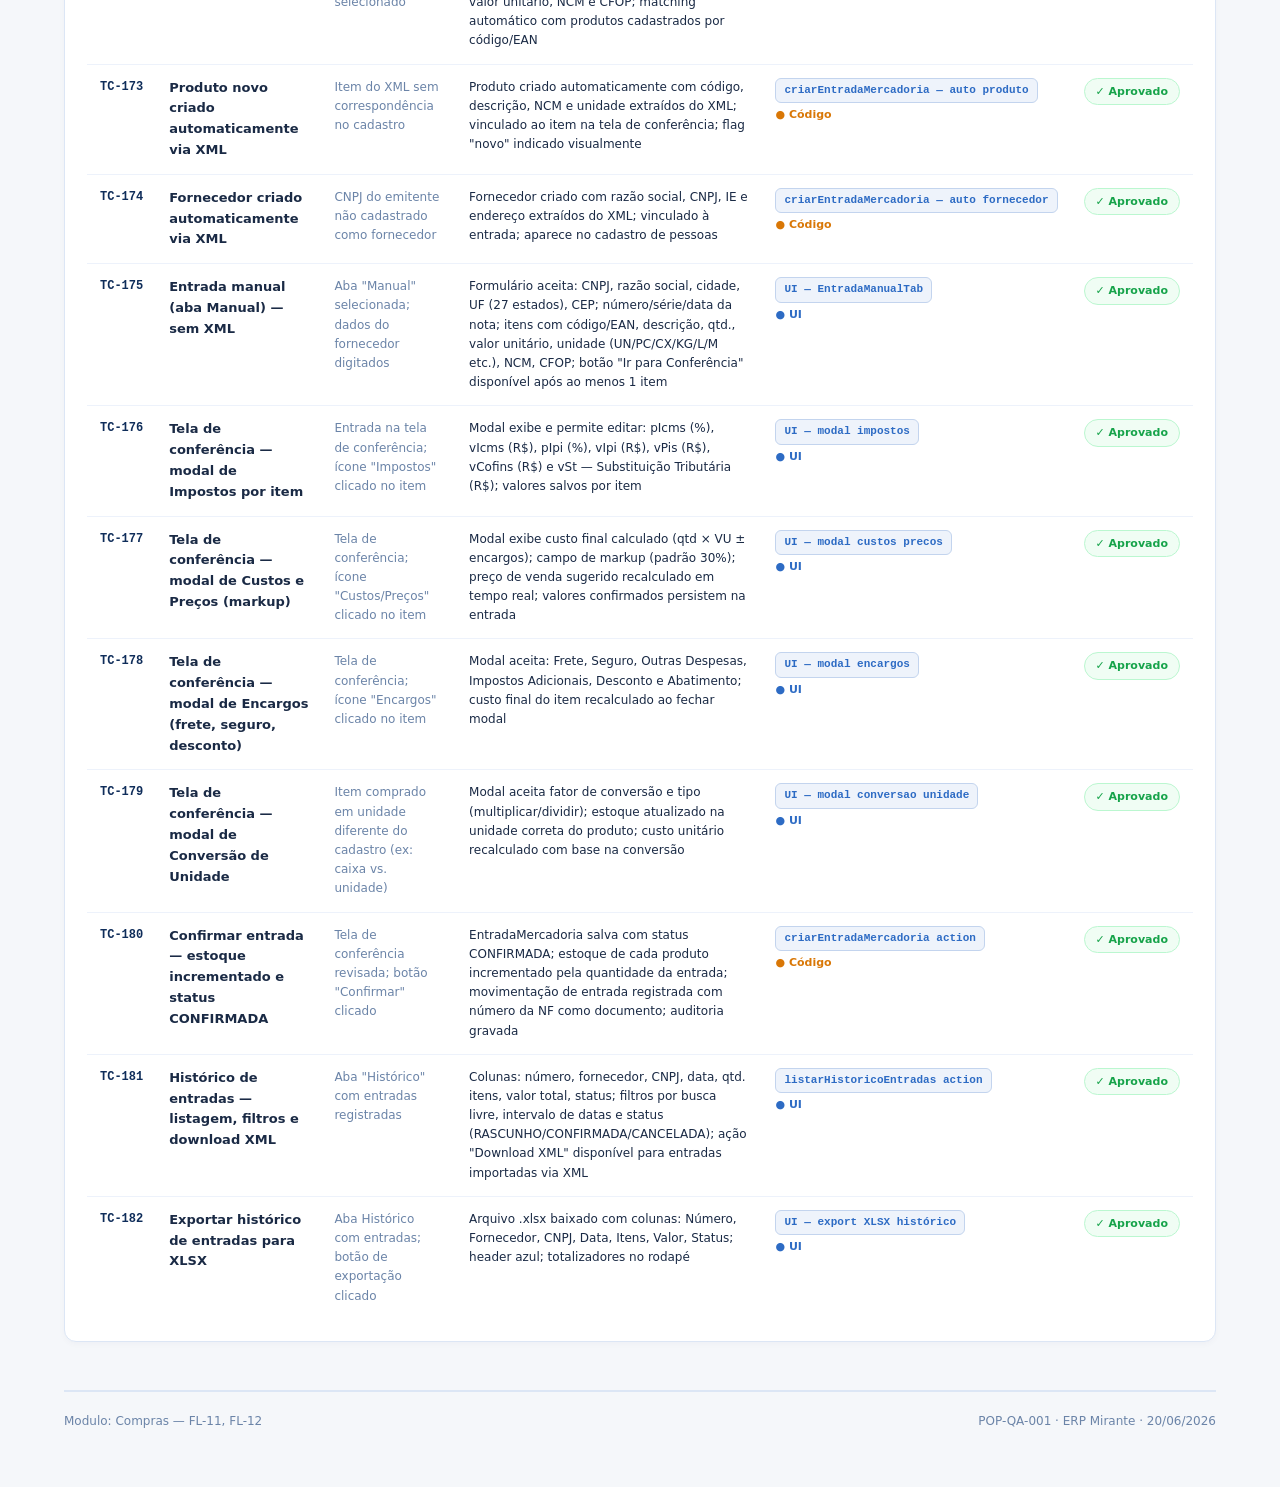
<file: compras.html>
﻿<!DOCTYPE html>
<html lang="pt-BR">
<head>
<meta charset="UTF-8"/>
<meta name="viewport" content="width=device-width,initial-scale=1.0"/>
<title>Compras — Relatório de Testes ERP Mirante</title>
<link rel="stylesheet" href="style.css"/>
<script src="components.js"></script>
</head>
<body>
<main class="main">

  <div class="scoreboard">
    <div class="score-card total"><div class="num">19</div><div class="lbl">Total</div></div>
    <div class="score-card pass"><div class="num">19</div><div class="lbl">Aprovados</div></div>
    <div class="score-card fail"><div class="num">0</div><div class="lbl">Reprovados</div></div>
    <div class="score-card rate"><div class="num">100%</div><div class="lbl">Taxa</div></div>
  </div>

  <div class="section-title">Casos de Teste — Compras (2 fluxos)</div>
  <div class="accordion">

    <!-- FL-11: SOLICITAÇÕES DE COMPRA -->
    <div class="flow-card open" id="fl-comp-01">
      <div class="flow-header" onclick="toggleFlow('fl-comp-01')">
        <div class="flow-info"><span class="flow-code">FL-11</span><span class="flow-name">Solicitações de Compra</span></div>
        <div class="flow-badges"><span class="badge badge-pass">8 ✓</span><span class="badge badge-fail">0 ✗</span><span class="chevron">▼</span></div>
      </div>
      <div class="flow-body">
        <table class="tc-table">
          <thead><tr><th>TC</th><th>Descrição</th><th>Pré-condição</th><th>Resultado Esperado</th><th>Evidência</th><th>Status</th></tr></thead>
          <tbody>
            <tr><td class="tc-code">TC-164</td><td class="tc-desc">Listagem de solicitações com cards de resumo</td><td class="tc-pre">Módulo Compras > Solicitações aberto</td><td class="tc-exp">Cards exibem: Total, Pendentes, Aprovadas e Valor Estimado Total; tabela com colunas número (SC-AAAA-NNN), departamento, solicitante, prioridade, data necessária, valor e status</td><td><span class="api-tag">buscarSolicitacoesCompra action</span><span class="ev-ui">● UI</span></td><td><span class="status-badge s-pass">✓ Aprovado</span></td></tr>
            <tr><td class="tc-code">TC-165</td><td class="tc-desc">Criar solicitação com itens, prioridade e fornecedor sugerido</td><td class="tc-pre">Botão "Nova Solicitação" clicado</td><td class="tc-exp">Formulário exige Departamento (obrigatório) e aceita: Data Necessária, Prioridade (ALTA/MEDIA/BAIXA), Observações e itens com Produto, Quantidade, Valor Estimado e Fornecedor Sugerido; salva com status PENDENTE e numeração SC-AAAA-NNN</td><td><span class="api-tag">criarSolicitacaoCompra action</span><span class="ev-ui">● UI</span></td><td><span class="status-badge s-pass">✓ Aprovado</span></td></tr>
            <tr><td class="tc-code">TC-166</td><td class="tc-desc">Aprovar solicitação PENDENTE</td><td class="tc-pre">Solicitação com status PENDENTE na listagem</td><td class="tc-exp">Ação "Aprovar" na linha: status → APROVADA; badge verde atualizado imediatamente; cards de resumo recalculados</td><td><span class="api-tag">atualizarStatusSolicitacao — APROVADA</span><span class="ev-ui">● UI</span></td><td><span class="status-badge s-pass">✓ Aprovado</span></td></tr>
            <tr><td class="tc-code">TC-167</td><td class="tc-desc">Rejeitar solicitação PENDENTE</td><td class="tc-pre">Solicitação com status PENDENTE</td><td class="tc-exp">Ação "Rejeitar" disponível; status → REJEITADA; badge vermelho atualizado; solicitação visível no filtro "Rejeitadas"</td><td><span class="api-tag">atualizarStatusSolicitacao — REJEITADA</span><span class="ev-ui">● UI</span></td><td><span class="status-badge s-pass">✓ Aprovado</span></td></tr>
            <tr><td class="tc-code">TC-168</td><td class="tc-desc">Filtro por status e por prioridade</td><td class="tc-pre">Solicitações com status e prioridades variados</td><td class="tc-exp">Filtro de status (Todos/Pendente/Aprovada/Rejeitada) e filtro de prioridade (Todos/Alta/Média/Baixa) funcionam independentemente e em combinação; busca livre por número, solicitante ou departamento</td><td><span class="api-tag">buscarSolicitacoesCompra — filtros</span><span class="ev-ui">● UI</span></td><td><span class="status-badge s-pass">✓ Aprovado</span></td></tr>
            <tr><td class="tc-code">TC-169</td><td class="tc-desc">Editar solicitação com status PENDENTE</td><td class="tc-pre">Solicitação PENDENTE; ação "Editar" acionada</td><td class="tc-exp">Dialog pré-preenchido com dados atuais; itens editáveis (adicionar/remover/alterar quantidade); alterações salvas sem mudar numeração ou status</td><td><span class="api-tag">editarSolicitacaoCompra action</span><span class="ev-ui">● UI</span></td><td><span class="status-badge s-pass">✓ Aprovado</span></td></tr>
            <tr><td class="tc-code">TC-170</td><td class="tc-desc">Visualizar detalhes da solicitação</td><td class="tc-pre">Qualquer solicitação na listagem; ação "Visualizar"</td><td class="tc-exp">Dialog exibe dados completos: departamento, solicitante, prioridade, data, observações e tabela de itens com produto, qtd., valor estimado e fornecedor sugerido</td><td><span class="api-tag">UI — dialog visualizar</span><span class="ev-ui">● UI</span></td><td><span class="status-badge s-pass">✓ Aprovado</span></td></tr>
            <tr><td class="tc-code">TC-171</td><td class="tc-desc">Excluir solicitação com confirmação</td><td class="tc-pre">Solicitação na listagem; ação "Excluir"</td><td class="tc-exp">Modal de confirmação exibido; ao confirmar: solicitação removida da listagem (soft-delete); cards de resumo atualizados</td><td><span class="api-tag">excluirSolicitacaoCompra action</span><span class="ev-ui">● UI</span></td><td><span class="status-badge s-pass">✓ Aprovado</span></td></tr>
          </tbody>
        </table>
      </div>
    </div>

    <!-- FL-12: ENTRADA DE MERCADORIAS -->
    <div class="flow-card open" id="fl-ent-01">
      <div class="flow-header" onclick="toggleFlow('fl-ent-01')">
        <div class="flow-info"><span class="flow-code">FL-12</span><span class="flow-name">Entrada de Mercadorias</span></div>
        <div class="flow-badges"><span class="badge badge-pass">11 ✓</span><span class="badge badge-fail">0 ✗</span><span class="chevron">▼</span></div>
      </div>
      <div class="flow-body">
        <table class="tc-table">
          <thead><tr><th>TC</th><th>Descrição</th><th>Pré-condição</th><th>Resultado Esperado</th><th>Evidência</th><th>Status</th></tr></thead>
          <tbody>
            <tr><td class="tc-code">TC-172</td><td class="tc-desc">Importar XML NF-e do fornecedor (aba XML)</td><td class="tc-pre">Aba "XML" da entrada; arquivo .xml válido selecionado</td><td class="tc-exp">Parser extrai: dados do emitente, número/série/data/chave/valor total da nota e todos os itens com código, descrição, qtd., valor unitário, NCM e CFOP; matching automático com produtos cadastrados por código/EAN</td><td><span class="api-tag">parseXmlEntrada action</span><span class="ev-code">● Código</span></td><td><span class="status-badge s-pass">✓ Aprovado</span></td></tr>
            <tr><td class="tc-code">TC-173</td><td class="tc-desc">Produto novo criado automaticamente via XML</td><td class="tc-pre">Item do XML sem correspondência no cadastro</td><td class="tc-exp">Produto criado automaticamente com código, descrição, NCM e unidade extraídos do XML; vinculado ao item na tela de conferência; flag "novo" indicado visualmente</td><td><span class="api-tag">criarEntradaMercadoria — auto produto</span><span class="ev-code">● Código</span></td><td><span class="status-badge s-pass">✓ Aprovado</span></td></tr>
            <tr><td class="tc-code">TC-174</td><td class="tc-desc">Fornecedor criado automaticamente via XML</td><td class="tc-pre">CNPJ do emitente não cadastrado como fornecedor</td><td class="tc-exp">Fornecedor criado com razão social, CNPJ, IE e endereço extraídos do XML; vinculado à entrada; aparece no cadastro de pessoas</td><td><span class="api-tag">criarEntradaMercadoria — auto fornecedor</span><span class="ev-code">● Código</span></td><td><span class="status-badge s-pass">✓ Aprovado</span></td></tr>
            <tr><td class="tc-code">TC-175</td><td class="tc-desc">Entrada manual (aba Manual) — sem XML</td><td class="tc-pre">Aba "Manual" selecionada; dados do fornecedor digitados</td><td class="tc-exp">Formulário aceita: CNPJ, razão social, cidade, UF (27 estados), CEP; número/série/data da nota; itens com código/EAN, descrição, qtd., valor unitário, unidade (UN/PC/CX/KG/L/M etc.), NCM, CFOP; botão "Ir para Conferência" disponível após ao menos 1 item</td><td><span class="api-tag">UI — EntradaManualTab</span><span class="ev-ui">● UI</span></td><td><span class="status-badge s-pass">✓ Aprovado</span></td></tr>
            <tr><td class="tc-code">TC-176</td><td class="tc-desc">Tela de conferência — modal de Impostos por item</td><td class="tc-pre">Entrada na tela de conferência; ícone "Impostos" clicado no item</td><td class="tc-exp">Modal exibe e permite editar: pIcms (%), vIcms (R$), pIpi (%), vIpi (R$), vPis (R$), vCofins (R$) e vSt — Substituição Tributária (R$); valores salvos por item</td><td><span class="api-tag">UI — modal impostos</span><span class="ev-ui">● UI</span></td><td><span class="status-badge s-pass">✓ Aprovado</span></td></tr>
            <tr><td class="tc-code">TC-177</td><td class="tc-desc">Tela de conferência — modal de Custos e Preços (markup)</td><td class="tc-pre">Tela de conferência; ícone "Custos/Preços" clicado no item</td><td class="tc-exp">Modal exibe custo final calculado (qtd × VU ± encargos); campo de markup (padrão 30%); preço de venda sugerido recalculado em tempo real; valores confirmados persistem na entrada</td><td><span class="api-tag">UI — modal custos precos</span><span class="ev-ui">● UI</span></td><td><span class="status-badge s-pass">✓ Aprovado</span></td></tr>
            <tr><td class="tc-code">TC-178</td><td class="tc-desc">Tela de conferência — modal de Encargos (frete, seguro, desconto)</td><td class="tc-pre">Tela de conferência; ícone "Encargos" clicado no item</td><td class="tc-exp">Modal aceita: Frete, Seguro, Outras Despesas, Impostos Adicionais, Desconto e Abatimento; custo final do item recalculado ao fechar modal</td><td><span class="api-tag">UI — modal encargos</span><span class="ev-ui">● UI</span></td><td><span class="status-badge s-pass">✓ Aprovado</span></td></tr>
            <tr><td class="tc-code">TC-179</td><td class="tc-desc">Tela de conferência — modal de Conversão de Unidade</td><td class="tc-pre">Item comprado em unidade diferente do cadastro (ex: caixa vs. unidade)</td><td class="tc-exp">Modal aceita fator de conversão e tipo (multiplicar/dividir); estoque atualizado na unidade correta do produto; custo unitário recalculado com base na conversão</td><td><span class="api-tag">UI — modal conversao unidade</span><span class="ev-ui">● UI</span></td><td><span class="status-badge s-pass">✓ Aprovado</span></td></tr>
            <tr><td class="tc-code">TC-180</td><td class="tc-desc">Confirmar entrada — estoque incrementado e status CONFIRMADA</td><td class="tc-pre">Tela de conferência revisada; botão "Confirmar" clicado</td><td class="tc-exp">EntradaMercadoria salva com status CONFIRMADA; estoque de cada produto incrementado pela quantidade da entrada; movimentação de entrada registrada com número da NF como documento; auditoria gravada</td><td><span class="api-tag">criarEntradaMercadoria action</span><span class="ev-code">● Código</span></td><td><span class="status-badge s-pass">✓ Aprovado</span></td></tr>
            <tr><td class="tc-code">TC-181</td><td class="tc-desc">Histórico de entradas — listagem, filtros e download XML</td><td class="tc-pre">Aba "Histórico" com entradas registradas</td><td class="tc-exp">Colunas: número, fornecedor, CNPJ, data, qtd. itens, valor total, status; filtros por busca livre, intervalo de datas e status (RASCUNHO/CONFIRMADA/CANCELADA); ação "Download XML" disponível para entradas importadas via XML</td><td><span class="api-tag">listarHistoricoEntradas action</span><span class="ev-ui">● UI</span></td><td><span class="status-badge s-pass">✓ Aprovado</span></td></tr>
            <tr><td class="tc-code">TC-182</td><td class="tc-desc">Exportar histórico de entradas para XLSX</td><td class="tc-pre">Aba Histórico com entradas; botão de exportação clicado</td><td class="tc-exp">Arquivo .xlsx baixado com colunas: Número, Fornecedor, CNPJ, Data, Itens, Valor, Status; header azul; totalizadores no rodapé</td><td><span class="api-tag">UI — export XLSX histórico</span><span class="ev-ui">● UI</span></td><td><span class="status-badge s-pass">✓ Aprovado</span></td></tr>
          </tbody>
        </table>
      </div>
    </div>

  </div>

  <div class="footer">
    <div>Modulo: Compras — FL-11, FL-12</div>
    <div>POP-QA-001 · ERP Mirante · 20/06/2026</div>
  </div>
</main>
<script>function toggleFlow(id){ document.getElementById(id).classList.toggle('open') }</script>
</body>
</html>
</file>
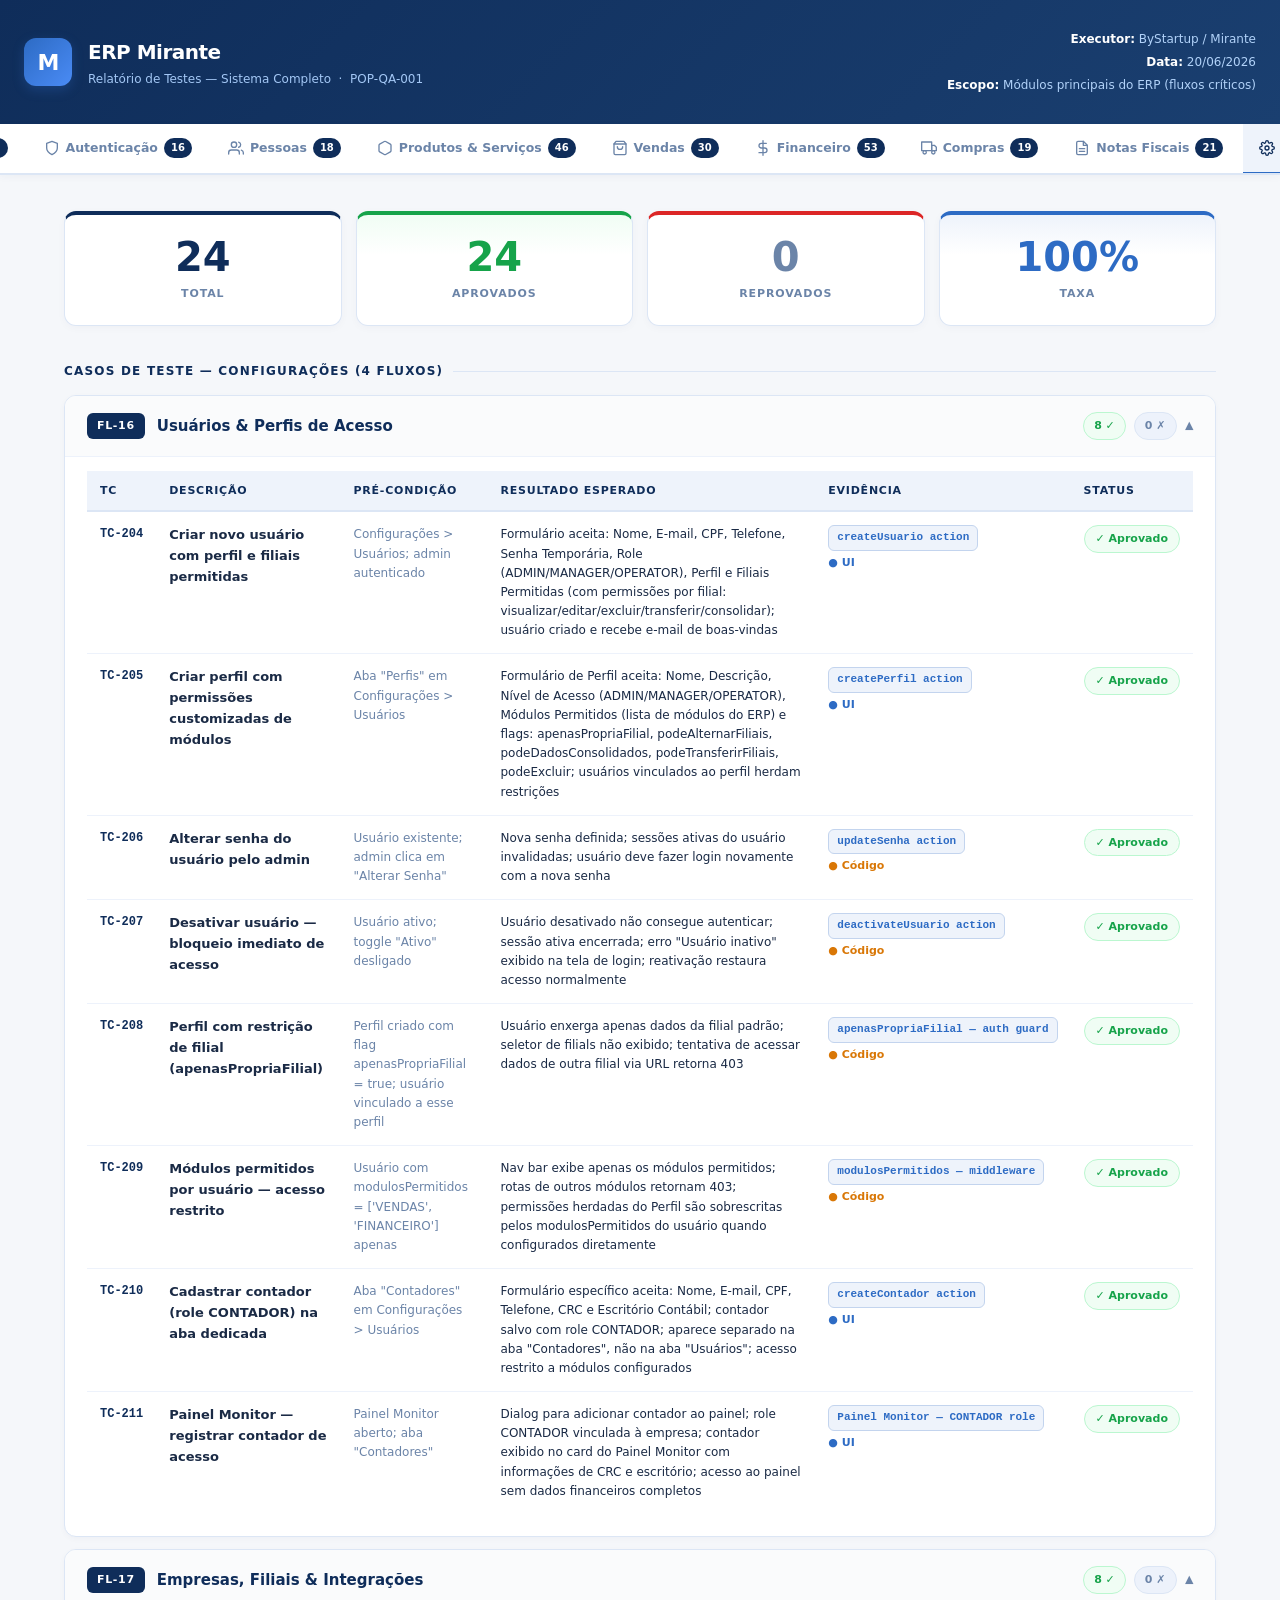
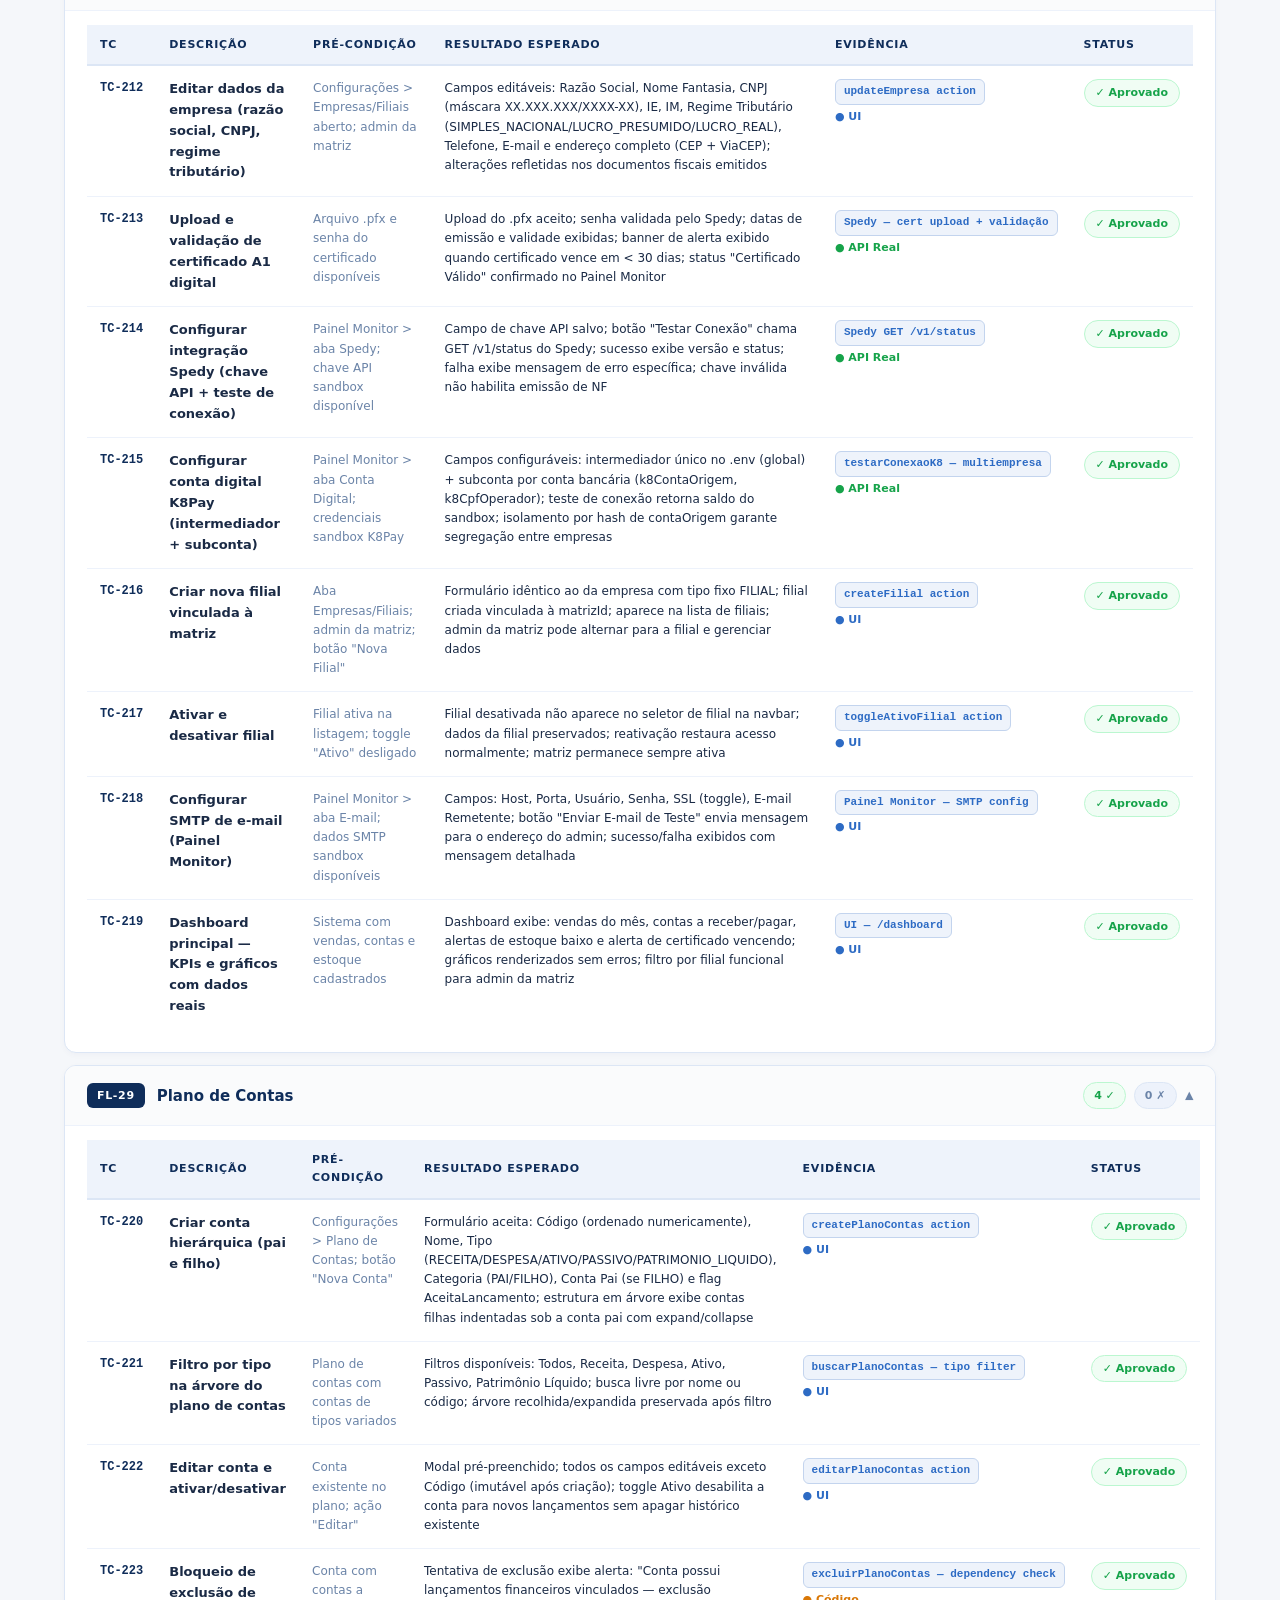
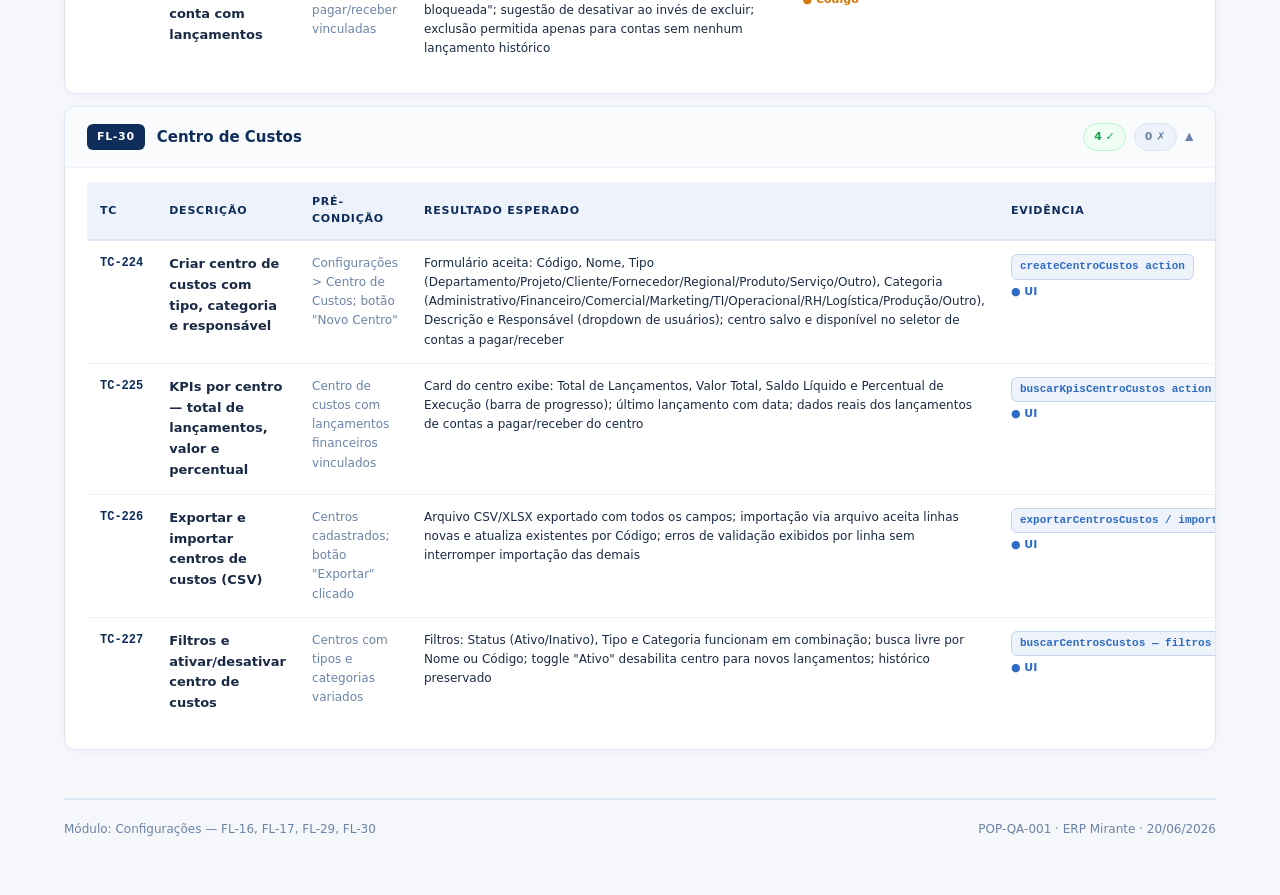
<file: config.html>
﻿<!DOCTYPE html>
<html lang="pt-BR">
<head>
<meta charset="UTF-8"/>
<meta name="viewport" content="width=device-width,initial-scale=1.0"/>
<title>Configurações — Relatório de Testes ERP Mirante</title>
<link rel="stylesheet" href="style.css"/>
<script src="components.js"></script>
</head>
<body>
<main class="main">

  <div class="scoreboard">
    <div class="score-card total"><div class="num">24</div><div class="lbl">Total</div></div>
    <div class="score-card pass"><div class="num">24</div><div class="lbl">Aprovados</div></div>
    <div class="score-card fail"><div class="num">0</div><div class="lbl">Reprovados</div></div>
    <div class="score-card rate"><div class="num">100%</div><div class="lbl">Taxa</div></div>
  </div>

  <div class="section-title">Casos de Teste — Configurações (4 fluxos)</div>
  <div class="accordion">

    <!-- FL-16: USUÁRIOS & PERFIS -->
    <div class="flow-card open" id="fl-cfg-01">
      <div class="flow-header" onclick="toggleFlow('fl-cfg-01')">
        <div class="flow-info"><span class="flow-code">FL-16</span><span class="flow-name">Usuários &amp; Perfis de Acesso</span></div>
        <div class="flow-badges"><span class="badge badge-pass">8 ✓</span><span class="badge badge-fail">0 ✗</span><span class="chevron">▼</span></div>
      </div>
      <div class="flow-body">
        <table class="tc-table">
          <thead><tr><th>TC</th><th>Descrição</th><th>Pré-condição</th><th>Resultado Esperado</th><th>Evidência</th><th>Status</th></tr></thead>
          <tbody>
            <tr><td class="tc-code">TC-204</td><td class="tc-desc">Criar novo usuário com perfil e filiais permitidas</td><td class="tc-pre">Configurações &gt; Usuários; admin autenticado</td><td class="tc-exp">Formulário aceita: Nome, E-mail, CPF, Telefone, Senha Temporária, Role (ADMIN/MANAGER/OPERATOR), Perfil e Filiais Permitidas (com permissões por filial: visualizar/editar/excluir/transferir/consolidar); usuário criado e recebe e-mail de boas-vindas</td><td><span class="api-tag">createUsuario action</span><span class="ev-ui">● UI</span></td><td><span class="status-badge s-pass">✓ Aprovado</span></td></tr>
            <tr><td class="tc-code">TC-205</td><td class="tc-desc">Criar perfil com permissões customizadas de módulos</td><td class="tc-pre">Aba "Perfis" em Configurações &gt; Usuários</td><td class="tc-exp">Formulário de Perfil aceita: Nome, Descrição, Nível de Acesso (ADMIN/MANAGER/OPERATOR), Módulos Permitidos (lista de módulos do ERP) e flags: apenasPropriaFilial, podeAlternarFiliais, podeDadosConsolidados, podeTransferirFiliais, podeExcluir; usuários vinculados ao perfil herdam restrições</td><td><span class="api-tag">createPerfil action</span><span class="ev-ui">● UI</span></td><td><span class="status-badge s-pass">✓ Aprovado</span></td></tr>
            <tr><td class="tc-code">TC-206</td><td class="tc-desc">Alterar senha do usuário pelo admin</td><td class="tc-pre">Usuário existente; admin clica em "Alterar Senha"</td><td class="tc-exp">Nova senha definida; sessões ativas do usuário invalidadas; usuário deve fazer login novamente com a nova senha</td><td><span class="api-tag">updateSenha action</span><span class="ev-code">● Código</span></td><td><span class="status-badge s-pass">✓ Aprovado</span></td></tr>
            <tr><td class="tc-code">TC-207</td><td class="tc-desc">Desativar usuário — bloqueio imediato de acesso</td><td class="tc-pre">Usuário ativo; toggle "Ativo" desligado</td><td class="tc-exp">Usuário desativado não consegue autenticar; sessão ativa encerrada; erro "Usuário inativo" exibido na tela de login; reativação restaura acesso normalmente</td><td><span class="api-tag">deactivateUsuario action</span><span class="ev-code">● Código</span></td><td><span class="status-badge s-pass">✓ Aprovado</span></td></tr>
            <tr><td class="tc-code">TC-208</td><td class="tc-desc">Perfil com restrição de filial (apenasPropriaFilial)</td><td class="tc-pre">Perfil criado com flag apenasPropriaFilial = true; usuário vinculado a esse perfil</td><td class="tc-exp">Usuário enxerga apenas dados da filial padrão; seletor de filials não exibido; tentativa de acessar dados de outra filial via URL retorna 403</td><td><span class="api-tag">apenasPropriaFilial — auth guard</span><span class="ev-code">● Código</span></td><td><span class="status-badge s-pass">✓ Aprovado</span></td></tr>
            <tr><td class="tc-code">TC-209</td><td class="tc-desc">Módulos permitidos por usuário — acesso restrito</td><td class="tc-pre">Usuário com modulosPermitidos = ['VENDAS', 'FINANCEIRO'] apenas</td><td class="tc-exp">Nav bar exibe apenas os módulos permitidos; rotas de outros módulos retornam 403; permissões herdadas do Perfil são sobrescritas pelos modulosPermitidos do usuário quando configurados diretamente</td><td><span class="api-tag">modulosPermitidos — middleware</span><span class="ev-code">● Código</span></td><td><span class="status-badge s-pass">✓ Aprovado</span></td></tr>
            <tr><td class="tc-code">TC-210</td><td class="tc-desc">Cadastrar contador (role CONTADOR) na aba dedicada</td><td class="tc-pre">Aba "Contadores" em Configurações &gt; Usuários</td><td class="tc-exp">Formulário específico aceita: Nome, E-mail, CPF, Telefone, CRC e Escritório Contábil; contador salvo com role CONTADOR; aparece separado na aba "Contadores", não na aba "Usuários"; acesso restrito a módulos configurados</td><td><span class="api-tag">createContador action</span><span class="ev-ui">● UI</span></td><td><span class="status-badge s-pass">✓ Aprovado</span></td></tr>
            <tr><td class="tc-code">TC-211</td><td class="tc-desc">Painel Monitor — registrar contador de acesso</td><td class="tc-pre">Painel Monitor aberto; aba "Contadores"</td><td class="tc-exp">Dialog para adicionar contador ao painel; role CONTADOR vinculada à empresa; contador exibido no card do Painel Monitor com informações de CRC e escritório; acesso ao painel sem dados financeiros completos</td><td><span class="api-tag">Painel Monitor — CONTADOR role</span><span class="ev-ui">● UI</span></td><td><span class="status-badge s-pass">✓ Aprovado</span></td></tr>
          </tbody>
        </table>
      </div>
    </div>

    <!-- FL-17: EMPRESAS & CONFIGURAÇÕES GERAIS -->
    <div class="flow-card open" id="fl-cfg-02">
      <div class="flow-header" onclick="toggleFlow('fl-cfg-02')">
        <div class="flow-info"><span class="flow-code">FL-17</span><span class="flow-name">Empresas, Filiais &amp; Integrações</span></div>
        <div class="flow-badges"><span class="badge badge-pass">8 ✓</span><span class="badge badge-fail">0 ✗</span><span class="chevron">▼</span></div>
      </div>
      <div class="flow-body">
        <table class="tc-table">
          <thead><tr><th>TC</th><th>Descrição</th><th>Pré-condição</th><th>Resultado Esperado</th><th>Evidência</th><th>Status</th></tr></thead>
          <tbody>
            <tr><td class="tc-code">TC-212</td><td class="tc-desc">Editar dados da empresa (razão social, CNPJ, regime tributário)</td><td class="tc-pre">Configurações &gt; Empresas/Filiais aberto; admin da matriz</td><td class="tc-exp">Campos editáveis: Razão Social, Nome Fantasia, CNPJ (máscara XX.XXX.XXX/XXXX-XX), IE, IM, Regime Tributário (SIMPLES_NACIONAL/LUCRO_PRESUMIDO/LUCRO_REAL), Telefone, E-mail e endereço completo (CEP + ViaCEP); alterações refletidas nos documentos fiscais emitidos</td><td><span class="api-tag">updateEmpresa action</span><span class="ev-ui">● UI</span></td><td><span class="status-badge s-pass">✓ Aprovado</span></td></tr>
            <tr><td class="tc-code">TC-213</td><td class="tc-desc">Upload e validação de certificado A1 digital</td><td class="tc-pre">Arquivo .pfx e senha do certificado disponíveis</td><td class="tc-exp">Upload do .pfx aceito; senha validada pelo Spedy; datas de emissão e validade exibidas; banner de alerta exibido quando certificado vence em &lt; 30 dias; status "Certificado Válido" confirmado no Painel Monitor</td><td><span class="api-tag">Spedy — cert upload + validação</span><span class="ev-real">● API Real</span></td><td><span class="status-badge s-pass">✓ Aprovado</span></td></tr>
            <tr><td class="tc-code">TC-214</td><td class="tc-desc">Configurar integração Spedy (chave API + teste de conexão)</td><td class="tc-pre">Painel Monitor &gt; aba Spedy; chave API sandbox disponível</td><td class="tc-exp">Campo de chave API salvo; botão "Testar Conexão" chama GET /v1/status do Spedy; sucesso exibe versão e status; falha exibe mensagem de erro específica; chave inválida não habilita emissão de NF</td><td><span class="api-tag">Spedy GET /v1/status</span><span class="ev-real">● API Real</span></td><td><span class="status-badge s-pass">✓ Aprovado</span></td></tr>
            <tr><td class="tc-code">TC-215</td><td class="tc-desc">Configurar conta digital K8Pay (intermediador + subconta)</td><td class="tc-pre">Painel Monitor &gt; aba Conta Digital; credenciais sandbox K8Pay</td><td class="tc-exp">Campos configuráveis: intermediador único no .env (global) + subconta por conta bancária (k8ContaOrigem, k8CpfOperador); teste de conexão retorna saldo do sandbox; isolamento por hash de contaOrigem garante segregação entre empresas</td><td><span class="api-tag">testarConexaoK8 — multiempresa</span><span class="ev-real">● API Real</span></td><td><span class="status-badge s-pass">✓ Aprovado</span></td></tr>
            <tr><td class="tc-code">TC-216</td><td class="tc-desc">Criar nova filial vinculada à matriz</td><td class="tc-pre">Aba Empresas/Filiais; admin da matriz; botão "Nova Filial"</td><td class="tc-exp">Formulário idêntico ao da empresa com tipo fixo FILIAL; filial criada vinculada à matrizId; aparece na lista de filiais; admin da matriz pode alternar para a filial e gerenciar dados</td><td><span class="api-tag">createFilial action</span><span class="ev-ui">● UI</span></td><td><span class="status-badge s-pass">✓ Aprovado</span></td></tr>
            <tr><td class="tc-code">TC-217</td><td class="tc-desc">Ativar e desativar filial</td><td class="tc-pre">Filial ativa na listagem; toggle "Ativo" desligado</td><td class="tc-exp">Filial desativada não aparece no seletor de filial na navbar; dados da filial preservados; reativação restaura acesso normalmente; matriz permanece sempre ativa</td><td><span class="api-tag">toggleAtivoFilial action</span><span class="ev-ui">● UI</span></td><td><span class="status-badge s-pass">✓ Aprovado</span></td></tr>
            <tr><td class="tc-code">TC-218</td><td class="tc-desc">Configurar SMTP de e-mail (Painel Monitor)</td><td class="tc-pre">Painel Monitor &gt; aba E-mail; dados SMTP sandbox disponíveis</td><td class="tc-exp">Campos: Host, Porta, Usuário, Senha, SSL (toggle), E-mail Remetente; botão "Enviar E-mail de Teste" envia mensagem para o endereço do admin; sucesso/falha exibidos com mensagem detalhada</td><td><span class="api-tag">Painel Monitor — SMTP config</span><span class="ev-ui">● UI</span></td><td><span class="status-badge s-pass">✓ Aprovado</span></td></tr>
            <tr><td class="tc-code">TC-219</td><td class="tc-desc">Dashboard principal — KPIs e gráficos com dados reais</td><td class="tc-pre">Sistema com vendas, contas e estoque cadastrados</td><td class="tc-exp">Dashboard exibe: vendas do mês, contas a receber/pagar, alertas de estoque baixo e alerta de certificado vencendo; gráficos renderizados sem erros; filtro por filial funcional para admin da matriz</td><td><span class="api-tag">UI — /dashboard</span><span class="ev-ui">● UI</span></td><td><span class="status-badge s-pass">✓ Aprovado</span></td></tr>
          </tbody>
        </table>
      </div>
    </div>

    <!-- FL-29: PLANO DE CONTAS -->
    <div class="flow-card open" id="fl-pc-01">
      <div class="flow-header" onclick="toggleFlow('fl-pc-01')">
        <div class="flow-info"><span class="flow-code">FL-29</span><span class="flow-name">Plano de Contas</span></div>
        <div class="flow-badges"><span class="badge badge-pass">4 ✓</span><span class="badge badge-fail">0 ✗</span><span class="chevron">▼</span></div>
      </div>
      <div class="flow-body">
        <table class="tc-table">
          <thead><tr><th>TC</th><th>Descrição</th><th>Pré-condição</th><th>Resultado Esperado</th><th>Evidência</th><th>Status</th></tr></thead>
          <tbody>
            <tr><td class="tc-code">TC-220</td><td class="tc-desc">Criar conta hierárquica (pai e filho)</td><td class="tc-pre">Configurações &gt; Plano de Contas; botão "Nova Conta"</td><td class="tc-exp">Formulário aceita: Código (ordenado numericamente), Nome, Tipo (RECEITA/DESPESA/ATIVO/PASSIVO/PATRIMONIO_LIQUIDO), Categoria (PAI/FILHO), Conta Pai (se FILHO) e flag AceitaLancamento; estrutura em árvore exibe contas filhas indentadas sob a conta pai com expand/collapse</td><td><span class="api-tag">createPlanoContas action</span><span class="ev-ui">● UI</span></td><td><span class="status-badge s-pass">✓ Aprovado</span></td></tr>
            <tr><td class="tc-code">TC-221</td><td class="tc-desc">Filtro por tipo na árvore do plano de contas</td><td class="tc-pre">Plano de contas com contas de tipos variados</td><td class="tc-exp">Filtros disponíveis: Todos, Receita, Despesa, Ativo, Passivo, Patrimônio Líquido; busca livre por nome ou código; árvore recolhida/expandida preservada após filtro</td><td><span class="api-tag">buscarPlanoContas — tipo filter</span><span class="ev-ui">● UI</span></td><td><span class="status-badge s-pass">✓ Aprovado</span></td></tr>
            <tr><td class="tc-code">TC-222</td><td class="tc-desc">Editar conta e ativar/desativar</td><td class="tc-pre">Conta existente no plano; ação "Editar"</td><td class="tc-exp">Modal pré-preenchido; todos os campos editáveis exceto Código (imutável após criação); toggle Ativo desabilita a conta para novos lançamentos sem apagar histórico existente</td><td><span class="api-tag">editarPlanoContas action</span><span class="ev-ui">● UI</span></td><td><span class="status-badge s-pass">✓ Aprovado</span></td></tr>
            <tr><td class="tc-code">TC-223</td><td class="tc-desc">Bloqueio de exclusão de conta com lançamentos</td><td class="tc-pre">Conta com contas a pagar/receber vinculadas</td><td class="tc-exp">Tentativa de exclusão exibe alerta: "Conta possui lançamentos financeiros vinculados — exclusão bloqueada"; sugestão de desativar ao invés de excluir; exclusão permitida apenas para contas sem nenhum lançamento histórico</td><td><span class="api-tag">excluirPlanoContas — dependency check</span><span class="ev-code">● Código</span></td><td><span class="status-badge s-pass">✓ Aprovado</span></td></tr>
          </tbody>
        </table>
      </div>
    </div>

    <!-- FL-30: CENTRO DE CUSTOS -->
    <div class="flow-card open" id="fl-cc-01">
      <div class="flow-header" onclick="toggleFlow('fl-cc-01')">
        <div class="flow-info"><span class="flow-code">FL-30</span><span class="flow-name">Centro de Custos</span></div>
        <div class="flow-badges"><span class="badge badge-pass">4 ✓</span><span class="badge badge-fail">0 ✗</span><span class="chevron">▼</span></div>
      </div>
      <div class="flow-body">
        <table class="tc-table">
          <thead><tr><th>TC</th><th>Descrição</th><th>Pré-condição</th><th>Resultado Esperado</th><th>Evidência</th><th>Status</th></tr></thead>
          <tbody>
            <tr><td class="tc-code">TC-224</td><td class="tc-desc">Criar centro de custos com tipo, categoria e responsável</td><td class="tc-pre">Configurações &gt; Centro de Custos; botão "Novo Centro"</td><td class="tc-exp">Formulário aceita: Código, Nome, Tipo (Departamento/Projeto/Cliente/Fornecedor/Regional/Produto/Serviço/Outro), Categoria (Administrativo/Financeiro/Comercial/Marketing/TI/Operacional/RH/Logística/Produção/Outro), Descrição e Responsável (dropdown de usuários); centro salvo e disponível no seletor de contas a pagar/receber</td><td><span class="api-tag">createCentroCustos action</span><span class="ev-ui">● UI</span></td><td><span class="status-badge s-pass">✓ Aprovado</span></td></tr>
            <tr><td class="tc-code">TC-225</td><td class="tc-desc">KPIs por centro — total de lançamentos, valor e percentual</td><td class="tc-pre">Centro de custos com lançamentos financeiros vinculados</td><td class="tc-exp">Card do centro exibe: Total de Lançamentos, Valor Total, Saldo Líquido e Percentual de Execução (barra de progresso); último lançamento com data; dados reais dos lançamentos de contas a pagar/receber do centro</td><td><span class="api-tag">buscarKpisCentroCustos action</span><span class="ev-ui">● UI</span></td><td><span class="status-badge s-pass">✓ Aprovado</span></td></tr>
            <tr><td class="tc-code">TC-226</td><td class="tc-desc">Exportar e importar centros de custos (CSV)</td><td class="tc-pre">Centros cadastrados; botão "Exportar" clicado</td><td class="tc-exp">Arquivo CSV/XLSX exportado com todos os campos; importação via arquivo aceita linhas novas e atualiza existentes por Código; erros de validação exibidos por linha sem interromper importação das demais</td><td><span class="api-tag">exportarCentrosCustos / importarCentrosCustos</span><span class="ev-ui">● UI</span></td><td><span class="status-badge s-pass">✓ Aprovado</span></td></tr>
            <tr><td class="tc-code">TC-227</td><td class="tc-desc">Filtros e ativar/desativar centro de custos</td><td class="tc-pre">Centros com tipos e categorias variados</td><td class="tc-exp">Filtros: Status (Ativo/Inativo), Tipo e Categoria funcionam em combinação; busca livre por Nome ou Código; toggle "Ativo" desabilita centro para novos lançamentos; histórico preservado</td><td><span class="api-tag">buscarCentrosCustos — filtros</span><span class="ev-ui">● UI</span></td><td><span class="status-badge s-pass">✓ Aprovado</span></td></tr>
          </tbody>
        </table>
      </div>
    </div>

  </div>

  <div class="footer">
    <div>Módulo: Configurações — FL-16, FL-17, FL-29, FL-30</div>
    <div>POP-QA-001 · ERP Mirante · 20/06/2026</div>
  </div>
</main>
<script>function toggleFlow(id){ document.getElementById(id).classList.toggle('open') }</script>
</body>
</html>
</file>
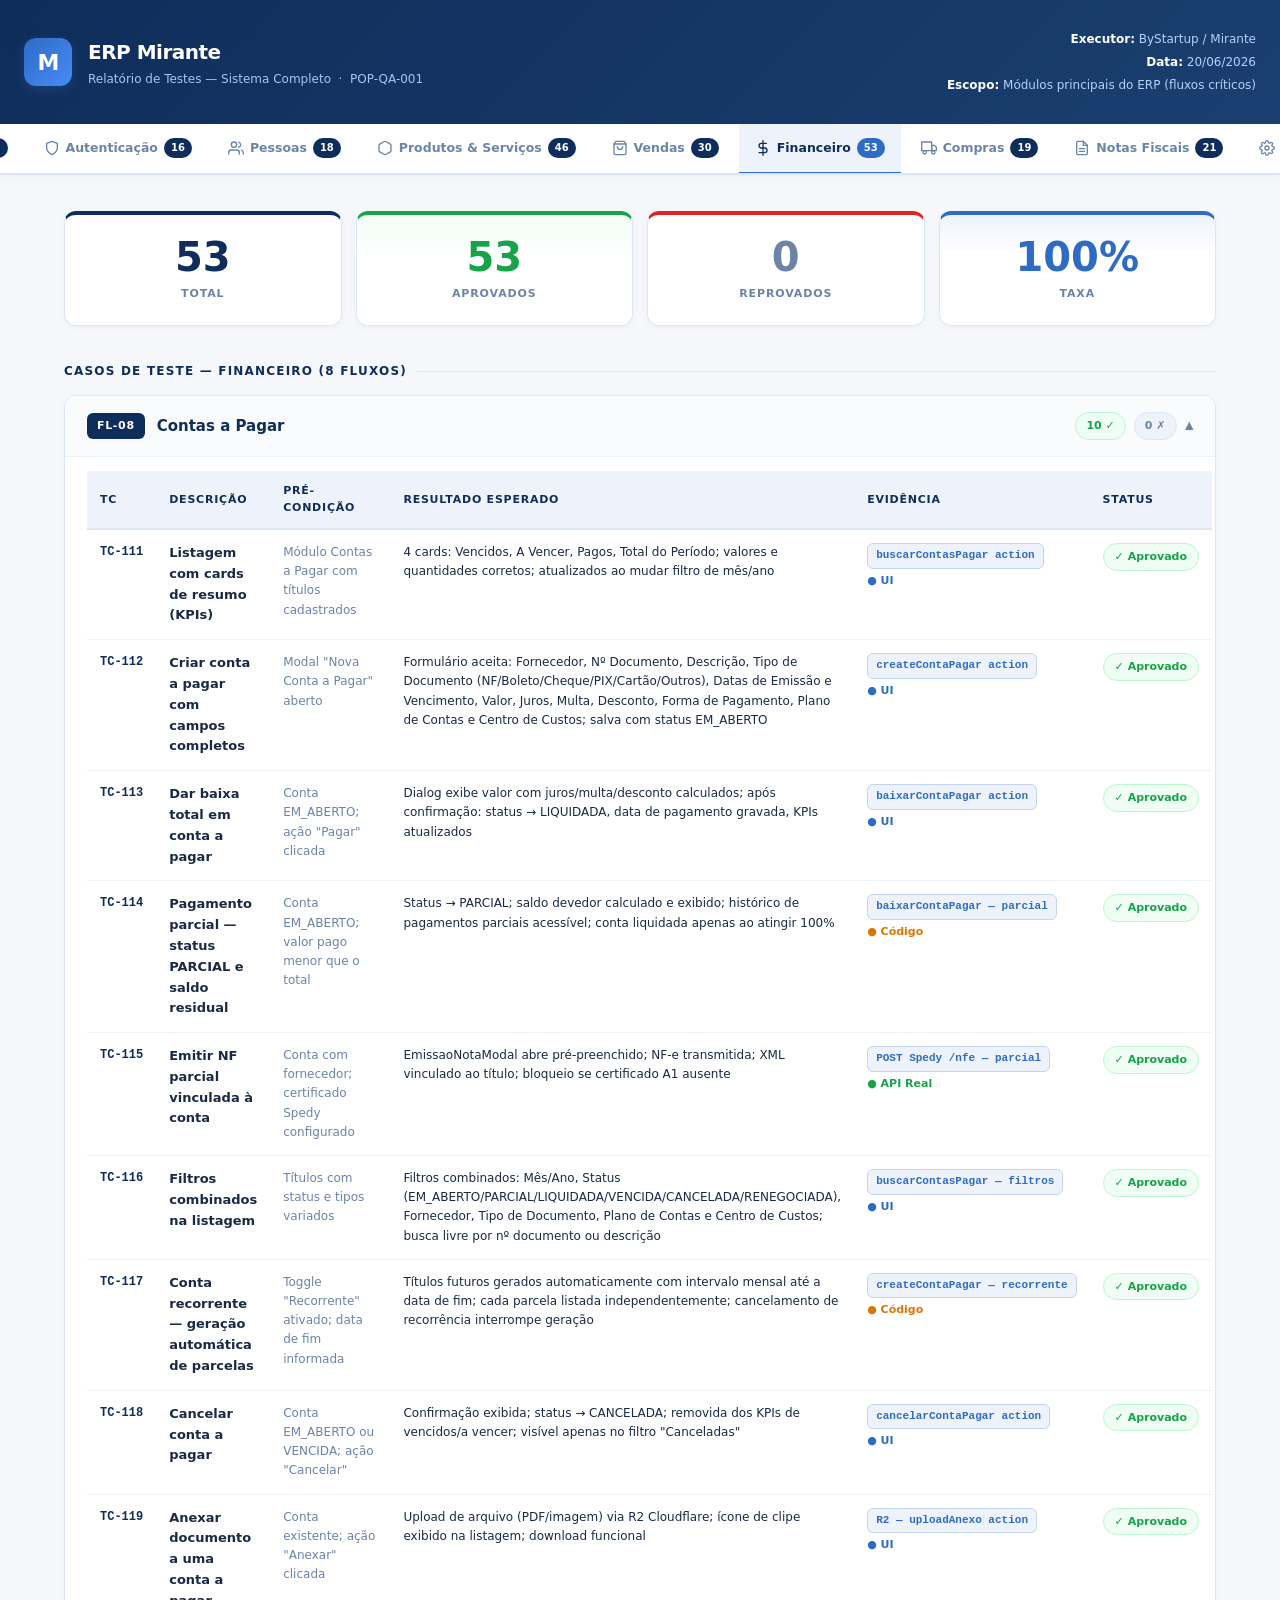
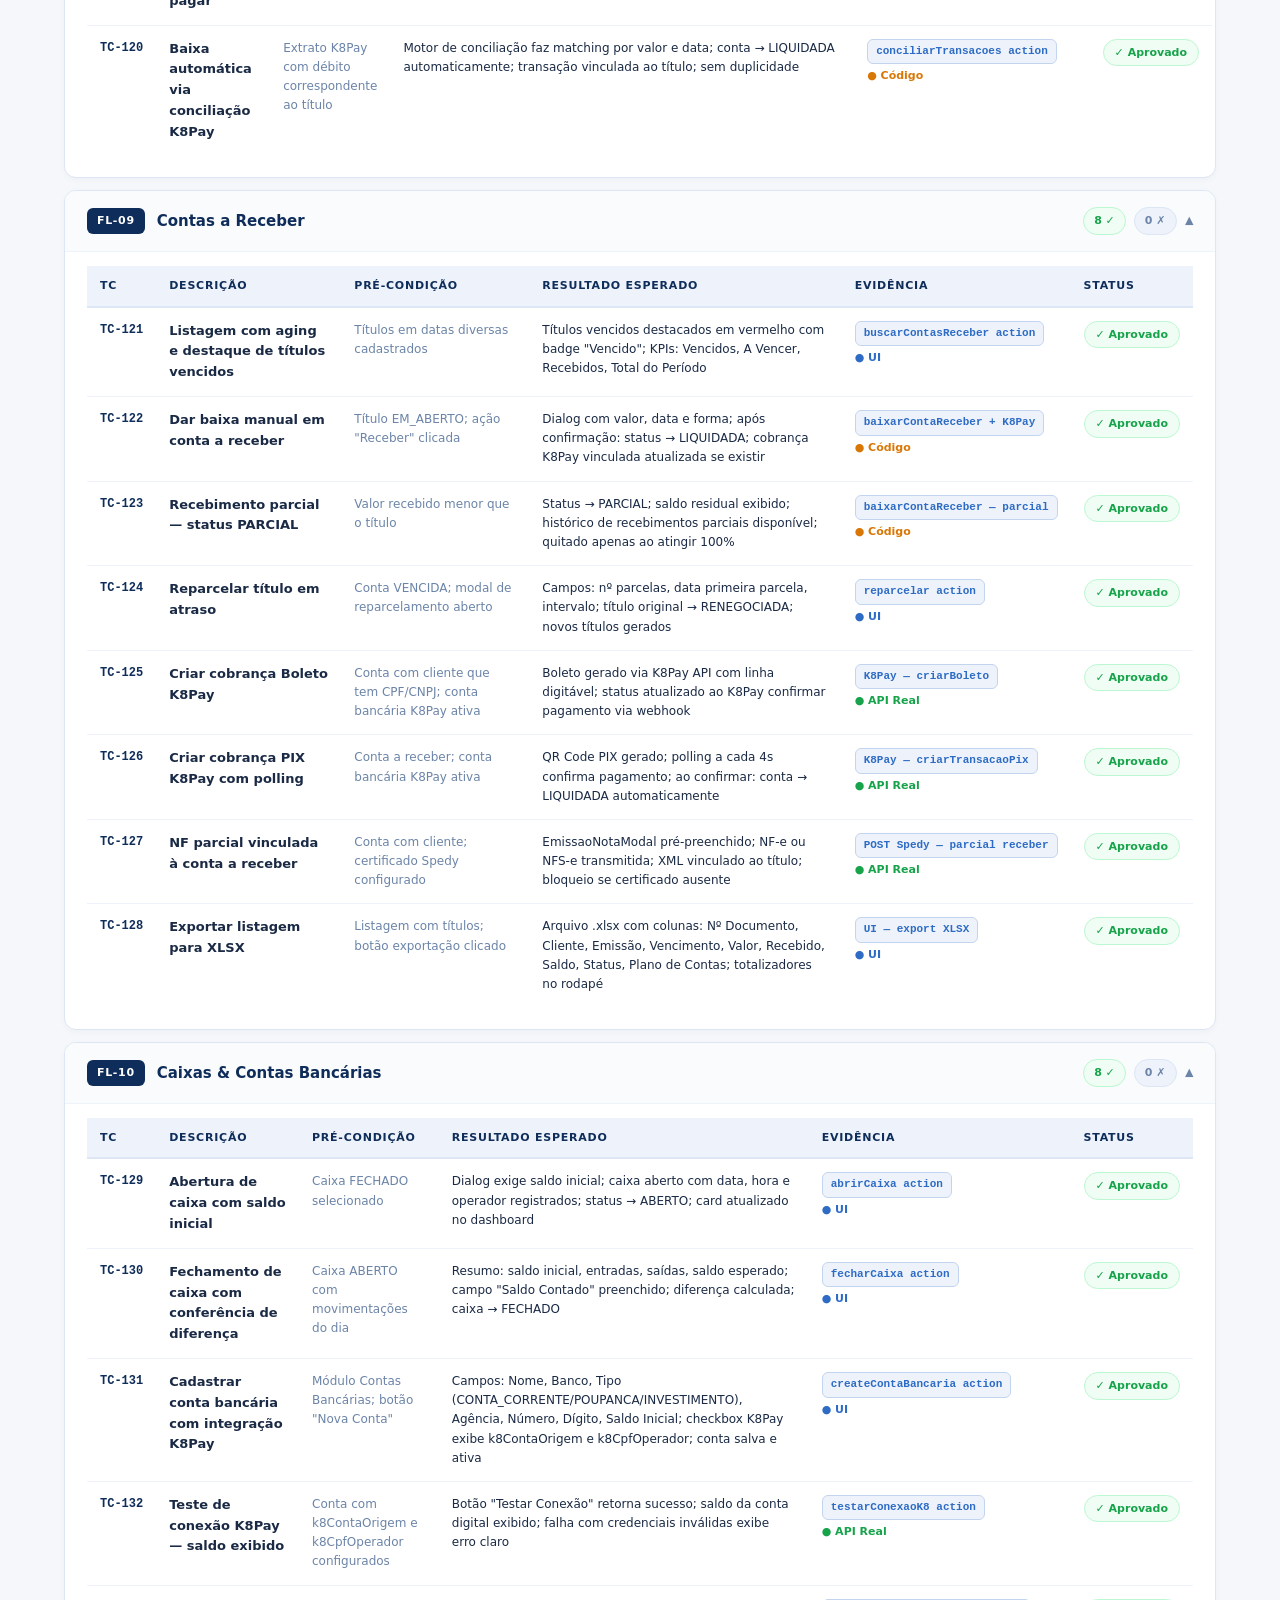
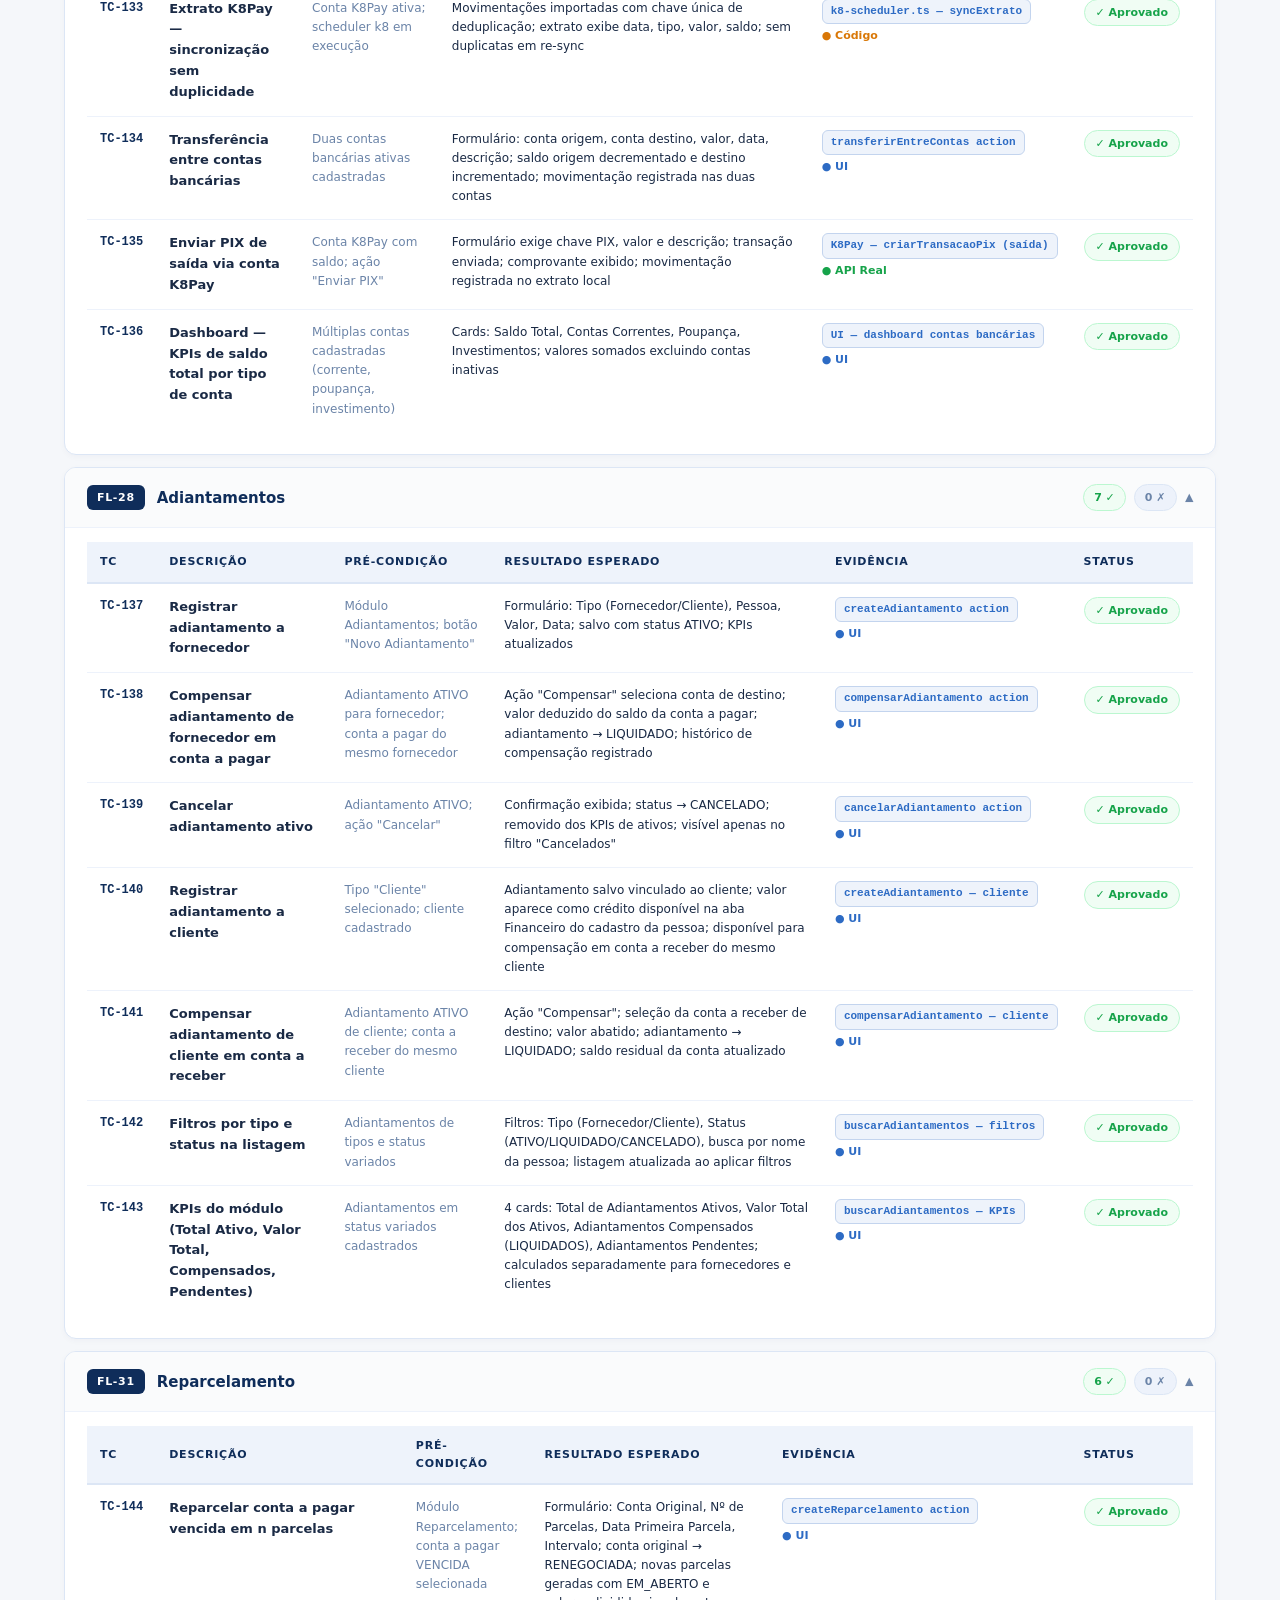
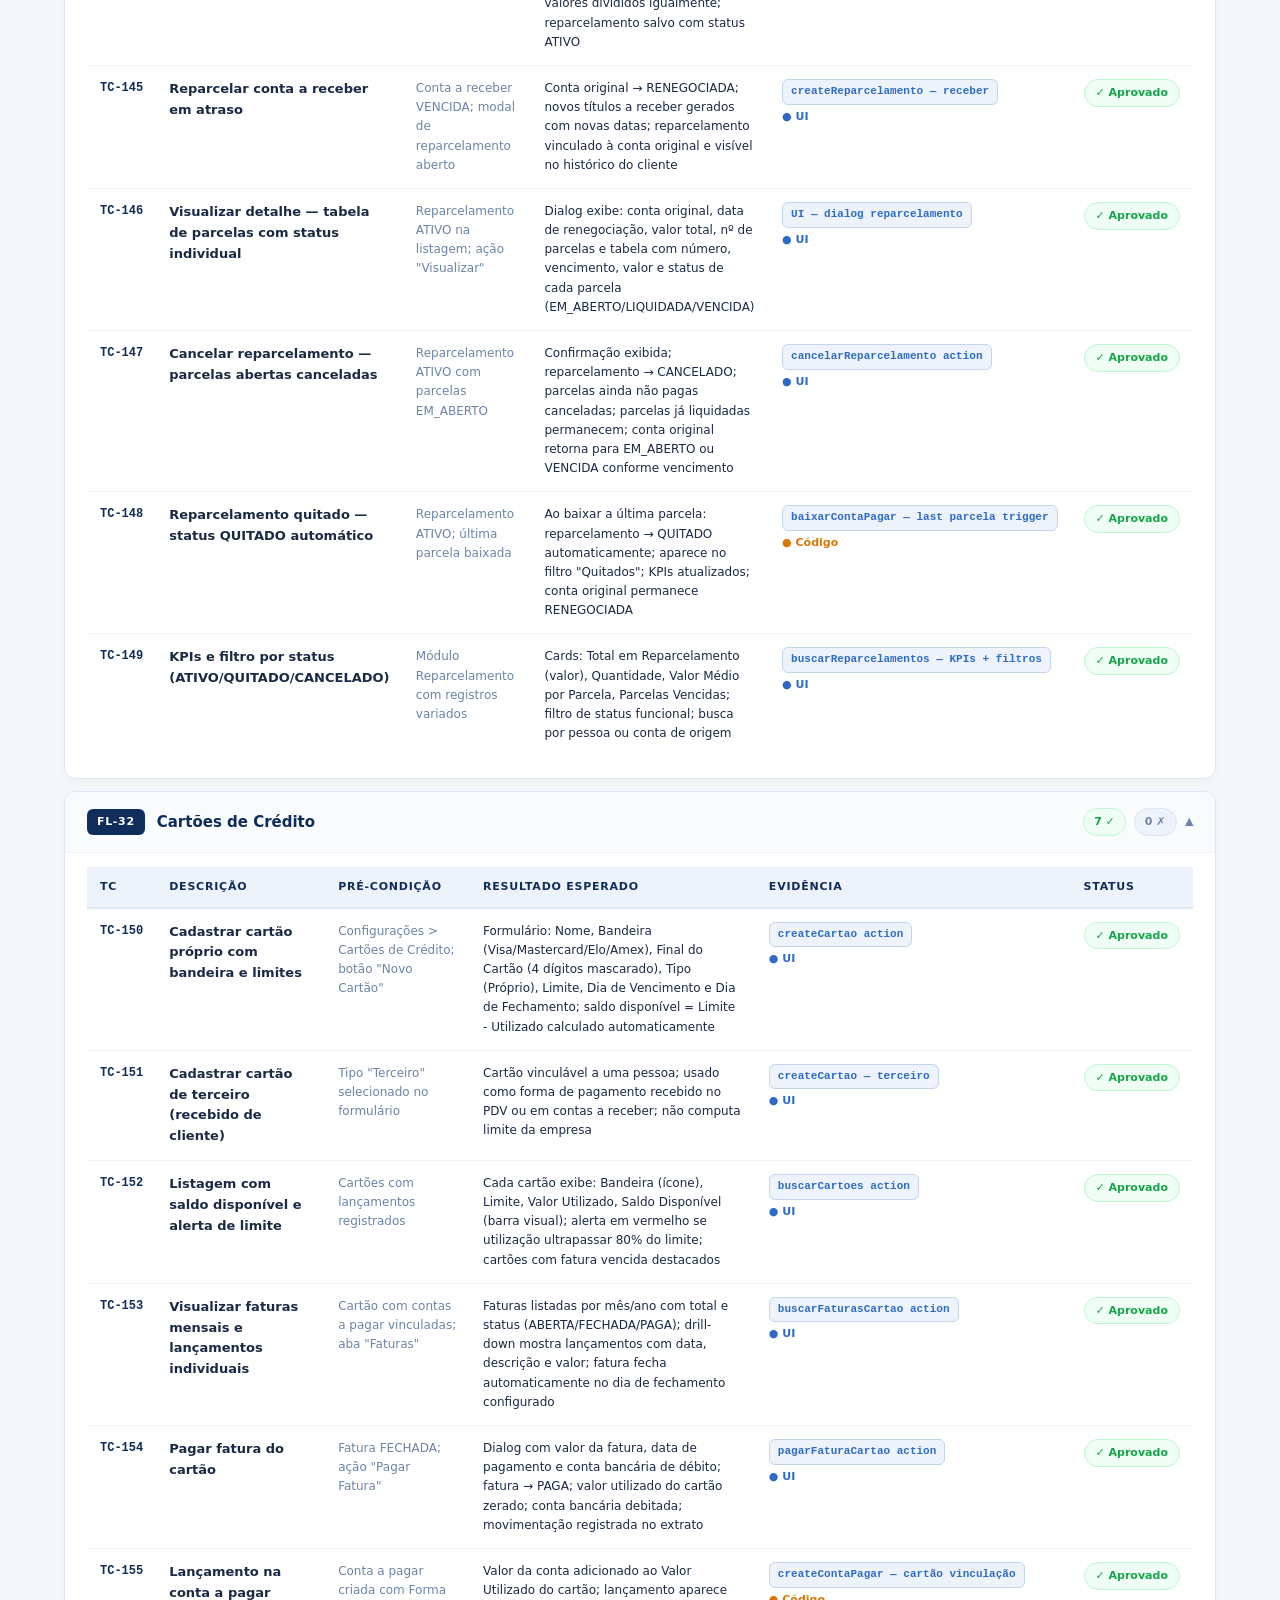
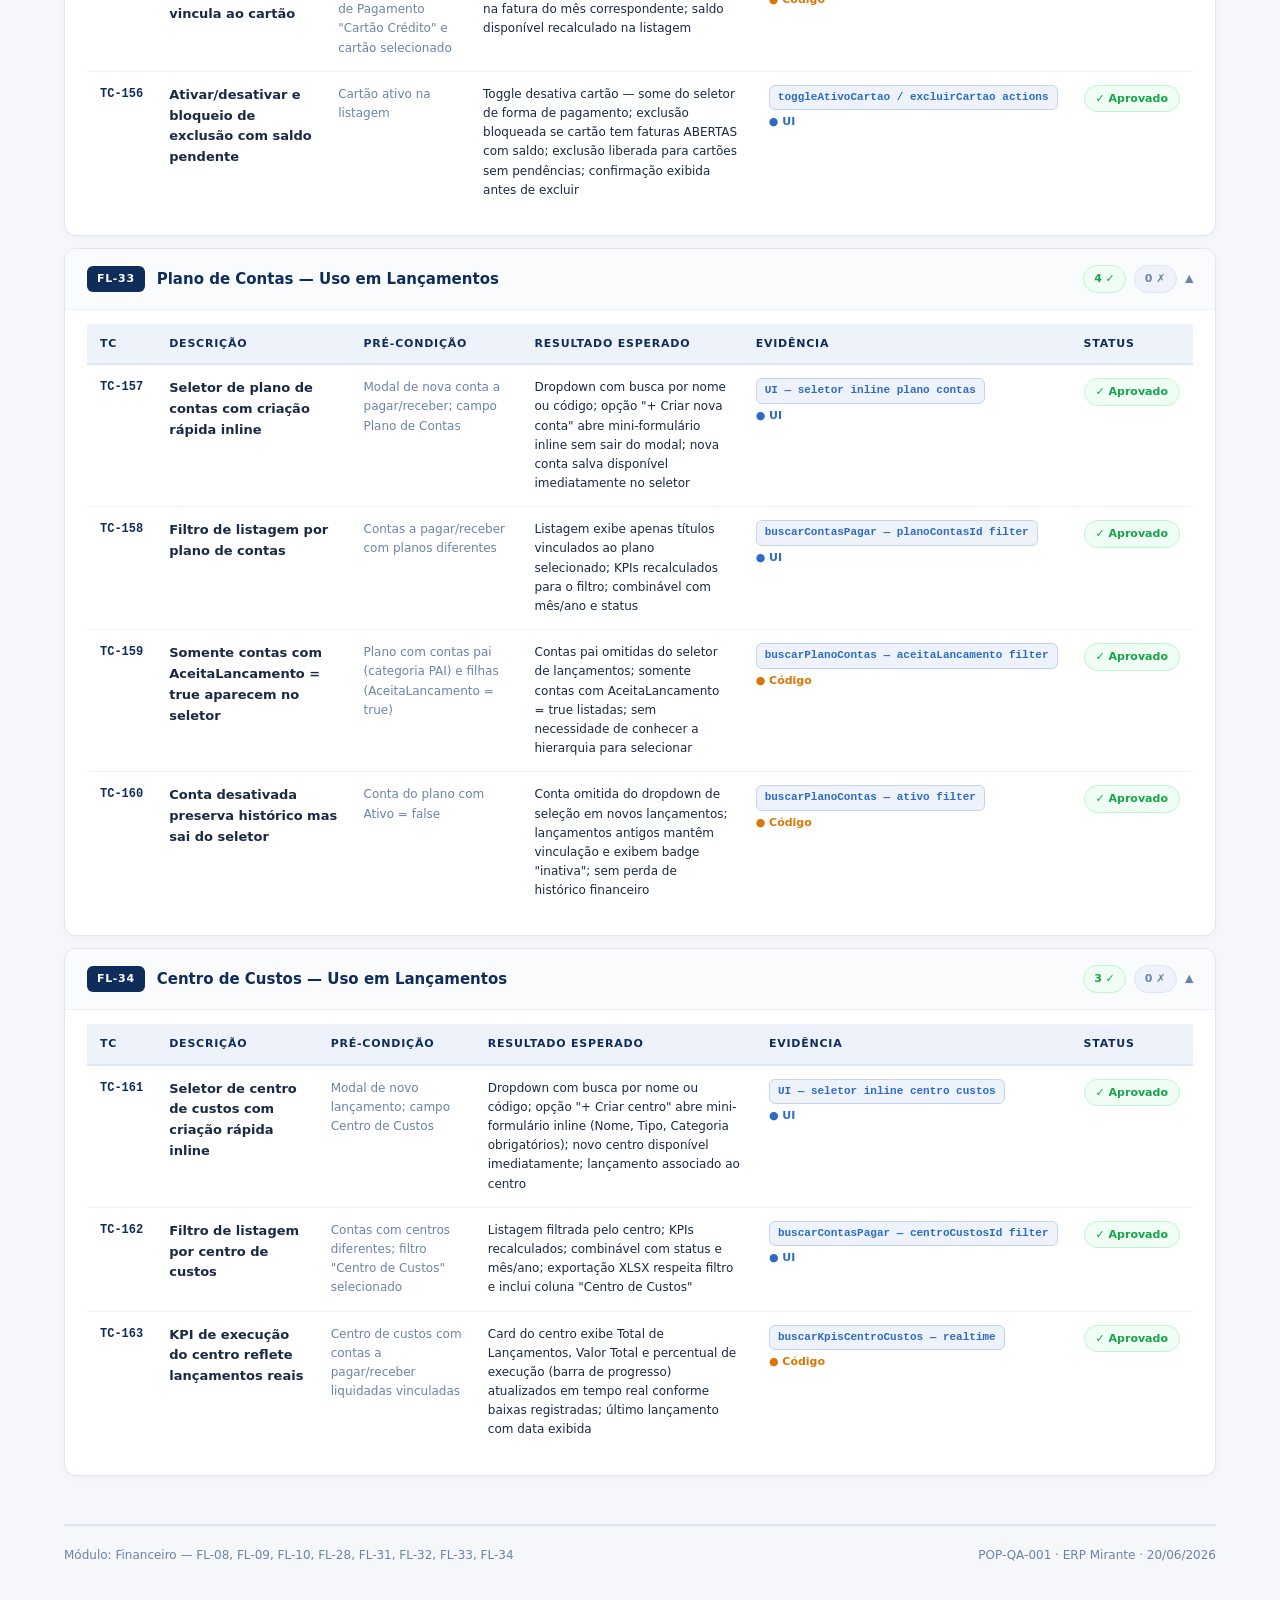
<file: financeiro.html>
<!DOCTYPE html>
<html lang="pt-BR">
<head>
<meta charset="UTF-8"/>
<meta name="viewport" content="width=device-width,initial-scale=1.0"/>
<title>Financeiro — Relatório de Testes ERP Mirante</title>
<link rel="stylesheet" href="style.css"/>
<script src="components.js"></script>
</head>
<body>
<main class="main">

  <div class="scoreboard">
    <div class="score-card total"><div class="num">53</div><div class="lbl">Total</div></div>
    <div class="score-card pass"><div class="num">53</div><div class="lbl">Aprovados</div></div>
    <div class="score-card fail"><div class="num">0</div><div class="lbl">Reprovados</div></div>
    <div class="score-card rate"><div class="num">100%</div><div class="lbl">Taxa</div></div>
  </div>

  <div class="section-title">Casos de Teste — Financeiro (8 fluxos)</div>
  <div class="accordion">

    <!-- FL-08: CONTAS A PAGAR -->
    <div class="flow-card open" id="fl-cp-01">
      <div class="flow-header" onclick="toggleFlow('fl-cp-01')">
        <div class="flow-info"><span class="flow-code">FL-08</span><span class="flow-name">Contas a Pagar</span></div>
        <div class="flow-badges"><span class="badge badge-pass">10 ✓</span><span class="badge badge-fail">0 ✗</span><span class="chevron">▼</span></div>
      </div>
      <div class="flow-body">
        <table class="tc-table">
          <thead><tr><th>TC</th><th>Descrição</th><th>Pré-condição</th><th>Resultado Esperado</th><th>Evidência</th><th>Status</th></tr></thead>
          <tbody>
            <tr><td class="tc-code">TC-111</td><td class="tc-desc">Listagem com cards de resumo (KPIs)</td><td class="tc-pre">Módulo Contas a Pagar com títulos cadastrados</td><td class="tc-exp">4 cards: Vencidos, A Vencer, Pagos, Total do Período; valores e quantidades corretos; atualizados ao mudar filtro de mês/ano</td><td><span class="api-tag">buscarContasPagar action</span><span class="ev-ui">● UI</span></td><td><span class="status-badge s-pass">✓ Aprovado</span></td></tr>
            <tr><td class="tc-code">TC-112</td><td class="tc-desc">Criar conta a pagar com campos completos</td><td class="tc-pre">Modal "Nova Conta a Pagar" aberto</td><td class="tc-exp">Formulário aceita: Fornecedor, Nº Documento, Descrição, Tipo de Documento (NF/Boleto/Cheque/PIX/Cartão/Outros), Datas de Emissão e Vencimento, Valor, Juros, Multa, Desconto, Forma de Pagamento, Plano de Contas e Centro de Custos; salva com status EM_ABERTO</td><td><span class="api-tag">createContaPagar action</span><span class="ev-ui">● UI</span></td><td><span class="status-badge s-pass">✓ Aprovado</span></td></tr>
            <tr><td class="tc-code">TC-113</td><td class="tc-desc">Dar baixa total em conta a pagar</td><td class="tc-pre">Conta EM_ABERTO; ação "Pagar" clicada</td><td class="tc-exp">Dialog exibe valor com juros/multa/desconto calculados; após confirmação: status → LIQUIDADA, data de pagamento gravada, KPIs atualizados</td><td><span class="api-tag">baixarContaPagar action</span><span class="ev-ui">● UI</span></td><td><span class="status-badge s-pass">✓ Aprovado</span></td></tr>
            <tr><td class="tc-code">TC-114</td><td class="tc-desc">Pagamento parcial — status PARCIAL e saldo residual</td><td class="tc-pre">Conta EM_ABERTO; valor pago menor que o total</td><td class="tc-exp">Status → PARCIAL; saldo devedor calculado e exibido; histórico de pagamentos parciais acessível; conta liquidada apenas ao atingir 100%</td><td><span class="api-tag">baixarContaPagar — parcial</span><span class="ev-code">● Código</span></td><td><span class="status-badge s-pass">✓ Aprovado</span></td></tr>
            <tr><td class="tc-code">TC-115</td><td class="tc-desc">Emitir NF parcial vinculada à conta</td><td class="tc-pre">Conta com fornecedor; certificado Spedy configurado</td><td class="tc-exp">EmissaoNotaModal abre pré-preenchido; NF-e transmitida; XML vinculado ao título; bloqueio se certificado A1 ausente</td><td><span class="api-tag">POST Spedy /nfe — parcial</span><span class="ev-real">● API Real</span></td><td><span class="status-badge s-pass">✓ Aprovado</span></td></tr>
            <tr><td class="tc-code">TC-116</td><td class="tc-desc">Filtros combinados na listagem</td><td class="tc-pre">Títulos com status e tipos variados</td><td class="tc-exp">Filtros combinados: Mês/Ano, Status (EM_ABERTO/PARCIAL/LIQUIDADA/VENCIDA/CANCELADA/RENEGOCIADA), Fornecedor, Tipo de Documento, Plano de Contas e Centro de Custos; busca livre por nº documento ou descrição</td><td><span class="api-tag">buscarContasPagar — filtros</span><span class="ev-ui">● UI</span></td><td><span class="status-badge s-pass">✓ Aprovado</span></td></tr>
            <tr><td class="tc-code">TC-117</td><td class="tc-desc">Conta recorrente — geração automática de parcelas</td><td class="tc-pre">Toggle "Recorrente" ativado; data de fim informada</td><td class="tc-exp">Títulos futuros gerados automaticamente com intervalo mensal até a data de fim; cada parcela listada independentemente; cancelamento de recorrência interrompe geração</td><td><span class="api-tag">createContaPagar — recorrente</span><span class="ev-code">● Código</span></td><td><span class="status-badge s-pass">✓ Aprovado</span></td></tr>
            <tr><td class="tc-code">TC-118</td><td class="tc-desc">Cancelar conta a pagar</td><td class="tc-pre">Conta EM_ABERTO ou VENCIDA; ação "Cancelar"</td><td class="tc-exp">Confirmação exibida; status → CANCELADA; removida dos KPIs de vencidos/a vencer; visível apenas no filtro "Canceladas"</td><td><span class="api-tag">cancelarContaPagar action</span><span class="ev-ui">● UI</span></td><td><span class="status-badge s-pass">✓ Aprovado</span></td></tr>
            <tr><td class="tc-code">TC-119</td><td class="tc-desc">Anexar documento a uma conta a pagar</td><td class="tc-pre">Conta existente; ação "Anexar" clicada</td><td class="tc-exp">Upload de arquivo (PDF/imagem) via R2 Cloudflare; ícone de clipe exibido na listagem; download funcional</td><td><span class="api-tag">R2 — uploadAnexo action</span><span class="ev-ui">● UI</span></td><td><span class="status-badge s-pass">✓ Aprovado</span></td></tr>
            <tr><td class="tc-code">TC-120</td><td class="tc-desc">Baixa automática via conciliação K8Pay</td><td class="tc-pre">Extrato K8Pay com débito correspondente ao título</td><td class="tc-exp">Motor de conciliação faz matching por valor e data; conta → LIQUIDADA automaticamente; transação vinculada ao título; sem duplicidade</td><td><span class="api-tag">conciliarTransacoes action</span><span class="ev-code">● Código</span></td><td><span class="status-badge s-pass">✓ Aprovado</span></td></tr>
          </tbody>
        </table>
      </div>
    </div>

    <!-- FL-09: CONTAS A RECEBER -->
    <div class="flow-card open" id="fl-cr-01">
      <div class="flow-header" onclick="toggleFlow('fl-cr-01')">
        <div class="flow-info"><span class="flow-code">FL-09</span><span class="flow-name">Contas a Receber</span></div>
        <div class="flow-badges"><span class="badge badge-pass">8 ✓</span><span class="badge badge-fail">0 ✗</span><span class="chevron">▼</span></div>
      </div>
      <div class="flow-body">
        <table class="tc-table">
          <thead><tr><th>TC</th><th>Descrição</th><th>Pré-condição</th><th>Resultado Esperado</th><th>Evidência</th><th>Status</th></tr></thead>
          <tbody>
            <tr><td class="tc-code">TC-121</td><td class="tc-desc">Listagem com aging e destaque de títulos vencidos</td><td class="tc-pre">Títulos em datas diversas cadastrados</td><td class="tc-exp">Títulos vencidos destacados em vermelho com badge "Vencido"; KPIs: Vencidos, A Vencer, Recebidos, Total do Período</td><td><span class="api-tag">buscarContasReceber action</span><span class="ev-ui">● UI</span></td><td><span class="status-badge s-pass">✓ Aprovado</span></td></tr>
            <tr><td class="tc-code">TC-122</td><td class="tc-desc">Dar baixa manual em conta a receber</td><td class="tc-pre">Título EM_ABERTO; ação "Receber" clicada</td><td class="tc-exp">Dialog com valor, data e forma; após confirmação: status → LIQUIDADA; cobrança K8Pay vinculada atualizada se existir</td><td><span class="api-tag">baixarContaReceber + K8Pay</span><span class="ev-code">● Código</span></td><td><span class="status-badge s-pass">✓ Aprovado</span></td></tr>
            <tr><td class="tc-code">TC-123</td><td class="tc-desc">Recebimento parcial — status PARCIAL</td><td class="tc-pre">Valor recebido menor que o título</td><td class="tc-exp">Status → PARCIAL; saldo residual exibido; histórico de recebimentos parciais disponível; quitado apenas ao atingir 100%</td><td><span class="api-tag">baixarContaReceber — parcial</span><span class="ev-code">● Código</span></td><td><span class="status-badge s-pass">✓ Aprovado</span></td></tr>
            <tr><td class="tc-code">TC-124</td><td class="tc-desc">Reparcelar título em atraso</td><td class="tc-pre">Conta VENCIDA; modal de reparcelamento aberto</td><td class="tc-exp">Campos: nº parcelas, data primeira parcela, intervalo; título original → RENEGOCIADA; novos títulos gerados</td><td><span class="api-tag">reparcelar action</span><span class="ev-ui">● UI</span></td><td><span class="status-badge s-pass">✓ Aprovado</span></td></tr>
            <tr><td class="tc-code">TC-125</td><td class="tc-desc">Criar cobrança Boleto K8Pay</td><td class="tc-pre">Conta com cliente que tem CPF/CNPJ; conta bancária K8Pay ativa</td><td class="tc-exp">Boleto gerado via K8Pay API com linha digitável; status atualizado ao K8Pay confirmar pagamento via webhook</td><td><span class="api-tag">K8Pay — criarBoleto</span><span class="ev-real">● API Real</span></td><td><span class="status-badge s-pass">✓ Aprovado</span></td></tr>
            <tr><td class="tc-code">TC-126</td><td class="tc-desc">Criar cobrança PIX K8Pay com polling</td><td class="tc-pre">Conta a receber; conta bancária K8Pay ativa</td><td class="tc-exp">QR Code PIX gerado; polling a cada 4s confirma pagamento; ao confirmar: conta → LIQUIDADA automaticamente</td><td><span class="api-tag">K8Pay — criarTransacaoPix</span><span class="ev-real">● API Real</span></td><td><span class="status-badge s-pass">✓ Aprovado</span></td></tr>
            <tr><td class="tc-code">TC-127</td><td class="tc-desc">NF parcial vinculada à conta a receber</td><td class="tc-pre">Conta com cliente; certificado Spedy configurado</td><td class="tc-exp">EmissaoNotaModal pré-preenchido; NF-e ou NFS-e transmitida; XML vinculado ao título; bloqueio se certificado ausente</td><td><span class="api-tag">POST Spedy — parcial receber</span><span class="ev-real">● API Real</span></td><td><span class="status-badge s-pass">✓ Aprovado</span></td></tr>
            <tr><td class="tc-code">TC-128</td><td class="tc-desc">Exportar listagem para XLSX</td><td class="tc-pre">Listagem com títulos; botão exportação clicado</td><td class="tc-exp">Arquivo .xlsx com colunas: Nº Documento, Cliente, Emissão, Vencimento, Valor, Recebido, Saldo, Status, Plano de Contas; totalizadores no rodapé</td><td><span class="api-tag">UI — export XLSX</span><span class="ev-ui">● UI</span></td><td><span class="status-badge s-pass">✓ Aprovado</span></td></tr>
          </tbody>
        </table>
      </div>
    </div>

    <!-- FL-10: CAIXAS & CONTAS BANCÁRIAS -->
    <div class="flow-card open" id="fl-cx-01">
      <div class="flow-header" onclick="toggleFlow('fl-cx-01')">
        <div class="flow-info"><span class="flow-code">FL-10</span><span class="flow-name">Caixas &amp; Contas Bancárias</span></div>
        <div class="flow-badges"><span class="badge badge-pass">8 ✓</span><span class="badge badge-fail">0 ✗</span><span class="chevron">▼</span></div>
      </div>
      <div class="flow-body">
        <table class="tc-table">
          <thead><tr><th>TC</th><th>Descrição</th><th>Pré-condição</th><th>Resultado Esperado</th><th>Evidência</th><th>Status</th></tr></thead>
          <tbody>
            <tr><td class="tc-code">TC-129</td><td class="tc-desc">Abertura de caixa com saldo inicial</td><td class="tc-pre">Caixa FECHADO selecionado</td><td class="tc-exp">Dialog exige saldo inicial; caixa aberto com data, hora e operador registrados; status → ABERTO; card atualizado no dashboard</td><td><span class="api-tag">abrirCaixa action</span><span class="ev-ui">● UI</span></td><td><span class="status-badge s-pass">✓ Aprovado</span></td></tr>
            <tr><td class="tc-code">TC-130</td><td class="tc-desc">Fechamento de caixa com conferência de diferença</td><td class="tc-pre">Caixa ABERTO com movimentações do dia</td><td class="tc-exp">Resumo: saldo inicial, entradas, saídas, saldo esperado; campo "Saldo Contado" preenchido; diferença calculada; caixa → FECHADO</td><td><span class="api-tag">fecharCaixa action</span><span class="ev-ui">● UI</span></td><td><span class="status-badge s-pass">✓ Aprovado</span></td></tr>
            <tr><td class="tc-code">TC-131</td><td class="tc-desc">Cadastrar conta bancária com integração K8Pay</td><td class="tc-pre">Módulo Contas Bancárias; botão "Nova Conta"</td><td class="tc-exp">Campos: Nome, Banco, Tipo (CONTA_CORRENTE/POUPANCA/INVESTIMENTO), Agência, Número, Dígito, Saldo Inicial; checkbox K8Pay exibe k8ContaOrigem e k8CpfOperador; conta salva e ativa</td><td><span class="api-tag">createContaBancaria action</span><span class="ev-ui">● UI</span></td><td><span class="status-badge s-pass">✓ Aprovado</span></td></tr>
            <tr><td class="tc-code">TC-132</td><td class="tc-desc">Teste de conexão K8Pay — saldo exibido</td><td class="tc-pre">Conta com k8ContaOrigem e k8CpfOperador configurados</td><td class="tc-exp">Botão "Testar Conexão" retorna sucesso; saldo da conta digital exibido; falha com credenciais inválidas exibe erro claro</td><td><span class="api-tag">testarConexaoK8 action</span><span class="ev-real">● API Real</span></td><td><span class="status-badge s-pass">✓ Aprovado</span></td></tr>
            <tr><td class="tc-code">TC-133</td><td class="tc-desc">Extrato K8Pay — sincronização sem duplicidade</td><td class="tc-pre">Conta K8Pay ativa; scheduler k8 em execução</td><td class="tc-exp">Movimentações importadas com chave única de deduplicação; extrato exibe data, tipo, valor, saldo; sem duplicatas em re-sync</td><td><span class="api-tag">k8-scheduler.ts — syncExtrato</span><span class="ev-code">● Código</span></td><td><span class="status-badge s-pass">✓ Aprovado</span></td></tr>
            <tr><td class="tc-code">TC-134</td><td class="tc-desc">Transferência entre contas bancárias</td><td class="tc-pre">Duas contas bancárias ativas cadastradas</td><td class="tc-exp">Formulário: conta origem, conta destino, valor, data, descrição; saldo origem decrementado e destino incrementado; movimentação registrada nas duas contas</td><td><span class="api-tag">transferirEntreContas action</span><span class="ev-ui">● UI</span></td><td><span class="status-badge s-pass">✓ Aprovado</span></td></tr>
            <tr><td class="tc-code">TC-135</td><td class="tc-desc">Enviar PIX de saída via conta K8Pay</td><td class="tc-pre">Conta K8Pay com saldo; ação "Enviar PIX"</td><td class="tc-exp">Formulário exige chave PIX, valor e descrição; transação enviada; comprovante exibido; movimentação registrada no extrato local</td><td><span class="api-tag">K8Pay — criarTransacaoPix (saída)</span><span class="ev-real">● API Real</span></td><td><span class="status-badge s-pass">✓ Aprovado</span></td></tr>
            <tr><td class="tc-code">TC-136</td><td class="tc-desc">Dashboard — KPIs de saldo total por tipo de conta</td><td class="tc-pre">Múltiplas contas cadastradas (corrente, poupança, investimento)</td><td class="tc-exp">Cards: Saldo Total, Contas Correntes, Poupança, Investimentos; valores somados excluindo contas inativas</td><td><span class="api-tag">UI — dashboard contas bancárias</span><span class="ev-ui">● UI</span></td><td><span class="status-badge s-pass">✓ Aprovado</span></td></tr>
          </tbody>
        </table>
      </div>
    </div>

    <!-- FL-28: ADIANTAMENTOS -->
    <div class="flow-card open" id="fl-adt-01">
      <div class="flow-header" onclick="toggleFlow('fl-adt-01')">
        <div class="flow-info"><span class="flow-code">FL-28</span><span class="flow-name">Adiantamentos</span></div>
        <div class="flow-badges"><span class="badge badge-pass">7 ✓</span><span class="badge badge-fail">0 ✗</span><span class="chevron">▼</span></div>
      </div>
      <div class="flow-body">
        <table class="tc-table">
          <thead><tr><th>TC</th><th>Descrição</th><th>Pré-condição</th><th>Resultado Esperado</th><th>Evidência</th><th>Status</th></tr></thead>
          <tbody>
            <tr><td class="tc-code">TC-137</td><td class="tc-desc">Registrar adiantamento a fornecedor</td><td class="tc-pre">Módulo Adiantamentos; botão "Novo Adiantamento"</td><td class="tc-exp">Formulário: Tipo (Fornecedor/Cliente), Pessoa, Valor, Data; salvo com status ATIVO; KPIs atualizados</td><td><span class="api-tag">createAdiantamento action</span><span class="ev-ui">● UI</span></td><td><span class="status-badge s-pass">✓ Aprovado</span></td></tr>
            <tr><td class="tc-code">TC-138</td><td class="tc-desc">Compensar adiantamento de fornecedor em conta a pagar</td><td class="tc-pre">Adiantamento ATIVO para fornecedor; conta a pagar do mesmo fornecedor</td><td class="tc-exp">Ação "Compensar" seleciona conta de destino; valor deduzido do saldo da conta a pagar; adiantamento → LIQUIDADO; histórico de compensação registrado</td><td><span class="api-tag">compensarAdiantamento action</span><span class="ev-ui">● UI</span></td><td><span class="status-badge s-pass">✓ Aprovado</span></td></tr>
            <tr><td class="tc-code">TC-139</td><td class="tc-desc">Cancelar adiantamento ativo</td><td class="tc-pre">Adiantamento ATIVO; ação "Cancelar"</td><td class="tc-exp">Confirmação exibida; status → CANCELADO; removido dos KPIs de ativos; visível apenas no filtro "Cancelados"</td><td><span class="api-tag">cancelarAdiantamento action</span><span class="ev-ui">● UI</span></td><td><span class="status-badge s-pass">✓ Aprovado</span></td></tr>
            <tr><td class="tc-code">TC-140</td><td class="tc-desc">Registrar adiantamento a cliente</td><td class="tc-pre">Tipo "Cliente" selecionado; cliente cadastrado</td><td class="tc-exp">Adiantamento salvo vinculado ao cliente; valor aparece como crédito disponível na aba Financeiro do cadastro da pessoa; disponível para compensação em conta a receber do mesmo cliente</td><td><span class="api-tag">createAdiantamento — cliente</span><span class="ev-ui">● UI</span></td><td><span class="status-badge s-pass">✓ Aprovado</span></td></tr>
            <tr><td class="tc-code">TC-141</td><td class="tc-desc">Compensar adiantamento de cliente em conta a receber</td><td class="tc-pre">Adiantamento ATIVO de cliente; conta a receber do mesmo cliente</td><td class="tc-exp">Ação "Compensar"; seleção da conta a receber de destino; valor abatido; adiantamento → LIQUIDADO; saldo residual da conta atualizado</td><td><span class="api-tag">compensarAdiantamento — cliente</span><span class="ev-ui">● UI</span></td><td><span class="status-badge s-pass">✓ Aprovado</span></td></tr>
            <tr><td class="tc-code">TC-142</td><td class="tc-desc">Filtros por tipo e status na listagem</td><td class="tc-pre">Adiantamentos de tipos e status variados</td><td class="tc-exp">Filtros: Tipo (Fornecedor/Cliente), Status (ATIVO/LIQUIDADO/CANCELADO), busca por nome da pessoa; listagem atualizada ao aplicar filtros</td><td><span class="api-tag">buscarAdiantamentos — filtros</span><span class="ev-ui">● UI</span></td><td><span class="status-badge s-pass">✓ Aprovado</span></td></tr>
            <tr><td class="tc-code">TC-143</td><td class="tc-desc">KPIs do módulo (Total Ativo, Valor Total, Compensados, Pendentes)</td><td class="tc-pre">Adiantamentos em status variados cadastrados</td><td class="tc-exp">4 cards: Total de Adiantamentos Ativos, Valor Total dos Ativos, Adiantamentos Compensados (LIQUIDADOS), Adiantamentos Pendentes; calculados separadamente para fornecedores e clientes</td><td><span class="api-tag">buscarAdiantamentos — KPIs</span><span class="ev-ui">● UI</span></td><td><span class="status-badge s-pass">✓ Aprovado</span></td></tr>
          </tbody>
        </table>
      </div>
    </div>

    <!-- FL-31: REPARCELAMENTO -->
    <div class="flow-card open" id="fl-rep-01">
      <div class="flow-header" onclick="toggleFlow('fl-rep-01')">
        <div class="flow-info"><span class="flow-code">FL-31</span><span class="flow-name">Reparcelamento</span></div>
        <div class="flow-badges"><span class="badge badge-pass">6 ✓</span><span class="badge badge-fail">0 ✗</span><span class="chevron">▼</span></div>
      </div>
      <div class="flow-body">
        <table class="tc-table">
          <thead><tr><th>TC</th><th>Descrição</th><th>Pré-condição</th><th>Resultado Esperado</th><th>Evidência</th><th>Status</th></tr></thead>
          <tbody>
            <tr><td class="tc-code">TC-144</td><td class="tc-desc">Reparcelar conta a pagar vencida em n parcelas</td><td class="tc-pre">Módulo Reparcelamento; conta a pagar VENCIDA selecionada</td><td class="tc-exp">Formulário: Conta Original, Nº de Parcelas, Data Primeira Parcela, Intervalo; conta original → RENEGOCIADA; novas parcelas geradas com EM_ABERTO e valores divididos igualmente; reparcelamento salvo com status ATIVO</td><td><span class="api-tag">createReparcelamento action</span><span class="ev-ui">● UI</span></td><td><span class="status-badge s-pass">✓ Aprovado</span></td></tr>
            <tr><td class="tc-code">TC-145</td><td class="tc-desc">Reparcelar conta a receber em atraso</td><td class="tc-pre">Conta a receber VENCIDA; modal de reparcelamento aberto</td><td class="tc-exp">Conta original → RENEGOCIADA; novos títulos a receber gerados com novas datas; reparcelamento vinculado à conta original e visível no histórico do cliente</td><td><span class="api-tag">createReparcelamento — receber</span><span class="ev-ui">● UI</span></td><td><span class="status-badge s-pass">✓ Aprovado</span></td></tr>
            <tr><td class="tc-code">TC-146</td><td class="tc-desc">Visualizar detalhe — tabela de parcelas com status individual</td><td class="tc-pre">Reparcelamento ATIVO na listagem; ação "Visualizar"</td><td class="tc-exp">Dialog exibe: conta original, data de renegociação, valor total, nº de parcelas e tabela com número, vencimento, valor e status de cada parcela (EM_ABERTO/LIQUIDADA/VENCIDA)</td><td><span class="api-tag">UI — dialog reparcelamento</span><span class="ev-ui">● UI</span></td><td><span class="status-badge s-pass">✓ Aprovado</span></td></tr>
            <tr><td class="tc-code">TC-147</td><td class="tc-desc">Cancelar reparcelamento — parcelas abertas canceladas</td><td class="tc-pre">Reparcelamento ATIVO com parcelas EM_ABERTO</td><td class="tc-exp">Confirmação exibida; reparcelamento → CANCELADO; parcelas ainda não pagas canceladas; parcelas já liquidadas permanecem; conta original retorna para EM_ABERTO ou VENCIDA conforme vencimento</td><td><span class="api-tag">cancelarReparcelamento action</span><span class="ev-ui">● UI</span></td><td><span class="status-badge s-pass">✓ Aprovado</span></td></tr>
            <tr><td class="tc-code">TC-148</td><td class="tc-desc">Reparcelamento quitado — status QUITADO automático</td><td class="tc-pre">Reparcelamento ATIVO; última parcela baixada</td><td class="tc-exp">Ao baixar a última parcela: reparcelamento → QUITADO automaticamente; aparece no filtro "Quitados"; KPIs atualizados; conta original permanece RENEGOCIADA</td><td><span class="api-tag">baixarContaPagar — last parcela trigger</span><span class="ev-code">● Código</span></td><td><span class="status-badge s-pass">✓ Aprovado</span></td></tr>
            <tr><td class="tc-code">TC-149</td><td class="tc-desc">KPIs e filtro por status (ATIVO/QUITADO/CANCELADO)</td><td class="tc-pre">Módulo Reparcelamento com registros variados</td><td class="tc-exp">Cards: Total em Reparcelamento (valor), Quantidade, Valor Médio por Parcela, Parcelas Vencidas; filtro de status funcional; busca por pessoa ou conta de origem</td><td><span class="api-tag">buscarReparcelamentos — KPIs + filtros</span><span class="ev-ui">● UI</span></td><td><span class="status-badge s-pass">✓ Aprovado</span></td></tr>
          </tbody>
        </table>
      </div>
    </div>

    <!-- FL-32: CARTÕES DE CRÉDITO -->
    <div class="flow-card open" id="fl-cart-01">
      <div class="flow-header" onclick="toggleFlow('fl-cart-01')">
        <div class="flow-info"><span class="flow-code">FL-32</span><span class="flow-name">Cartões de Crédito</span></div>
        <div class="flow-badges"><span class="badge badge-pass">7 ✓</span><span class="badge badge-fail">0 ✗</span><span class="chevron">▼</span></div>
      </div>
      <div class="flow-body">
        <table class="tc-table">
          <thead><tr><th>TC</th><th>Descrição</th><th>Pré-condição</th><th>Resultado Esperado</th><th>Evidência</th><th>Status</th></tr></thead>
          <tbody>
            <tr><td class="tc-code">TC-150</td><td class="tc-desc">Cadastrar cartão próprio com bandeira e limites</td><td class="tc-pre">Configurações &gt; Cartões de Crédito; botão "Novo Cartão"</td><td class="tc-exp">Formulário: Nome, Bandeira (Visa/Mastercard/Elo/Amex), Final do Cartão (4 dígitos mascarado), Tipo (Próprio), Limite, Dia de Vencimento e Dia de Fechamento; saldo disponível = Limite - Utilizado calculado automaticamente</td><td><span class="api-tag">createCartao action</span><span class="ev-ui">● UI</span></td><td><span class="status-badge s-pass">✓ Aprovado</span></td></tr>
            <tr><td class="tc-code">TC-151</td><td class="tc-desc">Cadastrar cartão de terceiro (recebido de cliente)</td><td class="tc-pre">Tipo "Terceiro" selecionado no formulário</td><td class="tc-exp">Cartão vinculável a uma pessoa; usado como forma de pagamento recebido no PDV ou em contas a receber; não computa limite da empresa</td><td><span class="api-tag">createCartao — terceiro</span><span class="ev-ui">● UI</span></td><td><span class="status-badge s-pass">✓ Aprovado</span></td></tr>
            <tr><td class="tc-code">TC-152</td><td class="tc-desc">Listagem com saldo disponível e alerta de limite</td><td class="tc-pre">Cartões com lançamentos registrados</td><td class="tc-exp">Cada cartão exibe: Bandeira (ícone), Limite, Valor Utilizado, Saldo Disponível (barra visual); alerta em vermelho se utilização ultrapassar 80% do limite; cartões com fatura vencida destacados</td><td><span class="api-tag">buscarCartoes action</span><span class="ev-ui">● UI</span></td><td><span class="status-badge s-pass">✓ Aprovado</span></td></tr>
            <tr><td class="tc-code">TC-153</td><td class="tc-desc">Visualizar faturas mensais e lançamentos individuais</td><td class="tc-pre">Cartão com contas a pagar vinculadas; aba "Faturas"</td><td class="tc-exp">Faturas listadas por mês/ano com total e status (ABERTA/FECHADA/PAGA); drill-down mostra lançamentos com data, descrição e valor; fatura fecha automaticamente no dia de fechamento configurado</td><td><span class="api-tag">buscarFaturasCartao action</span><span class="ev-ui">● UI</span></td><td><span class="status-badge s-pass">✓ Aprovado</span></td></tr>
            <tr><td class="tc-code">TC-154</td><td class="tc-desc">Pagar fatura do cartão</td><td class="tc-pre">Fatura FECHADA; ação "Pagar Fatura"</td><td class="tc-exp">Dialog com valor da fatura, data de pagamento e conta bancária de débito; fatura → PAGA; valor utilizado do cartão zerado; conta bancária debitada; movimentação registrada no extrato</td><td><span class="api-tag">pagarFaturaCartao action</span><span class="ev-ui">● UI</span></td><td><span class="status-badge s-pass">✓ Aprovado</span></td></tr>
            <tr><td class="tc-code">TC-155</td><td class="tc-desc">Lançamento na conta a pagar vincula ao cartão</td><td class="tc-pre">Conta a pagar criada com Forma de Pagamento "Cartão Crédito" e cartão selecionado</td><td class="tc-exp">Valor da conta adicionado ao Valor Utilizado do cartão; lançamento aparece na fatura do mês correspondente; saldo disponível recalculado na listagem</td><td><span class="api-tag">createContaPagar — cartão vinculação</span><span class="ev-code">● Código</span></td><td><span class="status-badge s-pass">✓ Aprovado</span></td></tr>
            <tr><td class="tc-code">TC-156</td><td class="tc-desc">Ativar/desativar e bloqueio de exclusão com saldo pendente</td><td class="tc-pre">Cartão ativo na listagem</td><td class="tc-exp">Toggle desativa cartão — some do seletor de forma de pagamento; exclusão bloqueada se cartão tem faturas ABERTAS com saldo; exclusão liberada para cartões sem pendências; confirmação exibida antes de excluir</td><td><span class="api-tag">toggleAtivoCartao / excluirCartao actions</span><span class="ev-ui">● UI</span></td><td><span class="status-badge s-pass">✓ Aprovado</span></td></tr>
          </tbody>
        </table>
      </div>
    </div>

    <!-- FL-33: PLANO DE CONTAS — USO FINANCEIRO -->
    <div class="flow-card open" id="fl-pc-fin">
      <div class="flow-header" onclick="toggleFlow('fl-pc-fin')">
        <div class="flow-info"><span class="flow-code">FL-33</span><span class="flow-name">Plano de Contas — Uso em Lançamentos</span></div>
        <div class="flow-badges"><span class="badge badge-pass">4 ✓</span><span class="badge badge-fail">0 ✗</span><span class="chevron">▼</span></div>
      </div>
      <div class="flow-body">
        <table class="tc-table">
          <thead><tr><th>TC</th><th>Descrição</th><th>Pré-condição</th><th>Resultado Esperado</th><th>Evidência</th><th>Status</th></tr></thead>
          <tbody>
            <tr><td class="tc-code">TC-157</td><td class="tc-desc">Seletor de plano de contas com criação rápida inline</td><td class="tc-pre">Modal de nova conta a pagar/receber; campo Plano de Contas</td><td class="tc-exp">Dropdown com busca por nome ou código; opção "+ Criar nova conta" abre mini-formulário inline sem sair do modal; nova conta salva disponível imediatamente no seletor</td><td><span class="api-tag">UI — seletor inline plano contas</span><span class="ev-ui">● UI</span></td><td><span class="status-badge s-pass">✓ Aprovado</span></td></tr>
            <tr><td class="tc-code">TC-158</td><td class="tc-desc">Filtro de listagem por plano de contas</td><td class="tc-pre">Contas a pagar/receber com planos diferentes</td><td class="tc-exp">Listagem exibe apenas títulos vinculados ao plano selecionado; KPIs recalculados para o filtro; combinável com mês/ano e status</td><td><span class="api-tag">buscarContasPagar — planoContasId filter</span><span class="ev-ui">● UI</span></td><td><span class="status-badge s-pass">✓ Aprovado</span></td></tr>
            <tr><td class="tc-code">TC-159</td><td class="tc-desc">Somente contas com AceitaLancamento = true aparecem no seletor</td><td class="tc-pre">Plano com contas pai (categoria PAI) e filhas (AceitaLancamento = true)</td><td class="tc-exp">Contas pai omitidas do seletor de lançamentos; somente contas com AceitaLancamento = true listadas; sem necessidade de conhecer a hierarquia para selecionar</td><td><span class="api-tag">buscarPlanoContas — aceitaLancamento filter</span><span class="ev-code">● Código</span></td><td><span class="status-badge s-pass">✓ Aprovado</span></td></tr>
            <tr><td class="tc-code">TC-160</td><td class="tc-desc">Conta desativada preserva histórico mas sai do seletor</td><td class="tc-pre">Conta do plano com Ativo = false</td><td class="tc-exp">Conta omitida do dropdown de seleção em novos lançamentos; lançamentos antigos mantêm vinculação e exibem badge "inativa"; sem perda de histórico financeiro</td><td><span class="api-tag">buscarPlanoContas — ativo filter</span><span class="ev-code">● Código</span></td><td><span class="status-badge s-pass">✓ Aprovado</span></td></tr>
          </tbody>
        </table>
      </div>
    </div>

    <!-- FL-34: CENTRO DE CUSTOS — USO FINANCEIRO -->
    <div class="flow-card open" id="fl-cc-fin">
      <div class="flow-header" onclick="toggleFlow('fl-cc-fin')">
        <div class="flow-info"><span class="flow-code">FL-34</span><span class="flow-name">Centro de Custos — Uso em Lançamentos</span></div>
        <div class="flow-badges"><span class="badge badge-pass">3 ✓</span><span class="badge badge-fail">0 ✗</span><span class="chevron">▼</span></div>
      </div>
      <div class="flow-body">
        <table class="tc-table">
          <thead><tr><th>TC</th><th>Descrição</th><th>Pré-condição</th><th>Resultado Esperado</th><th>Evidência</th><th>Status</th></tr></thead>
          <tbody>
            <tr><td class="tc-code">TC-161</td><td class="tc-desc">Seletor de centro de custos com criação rápida inline</td><td class="tc-pre">Modal de novo lançamento; campo Centro de Custos</td><td class="tc-exp">Dropdown com busca por nome ou código; opção "+ Criar centro" abre mini-formulário inline (Nome, Tipo, Categoria obrigatórios); novo centro disponível imediatamente; lançamento associado ao centro</td><td><span class="api-tag">UI — seletor inline centro custos</span><span class="ev-ui">● UI</span></td><td><span class="status-badge s-pass">✓ Aprovado</span></td></tr>
            <tr><td class="tc-code">TC-162</td><td class="tc-desc">Filtro de listagem por centro de custos</td><td class="tc-pre">Contas com centros diferentes; filtro "Centro de Custos" selecionado</td><td class="tc-exp">Listagem filtrada pelo centro; KPIs recalculados; combinável com status e mês/ano; exportação XLSX respeita filtro e inclui coluna "Centro de Custos"</td><td><span class="api-tag">buscarContasPagar — centroCustosId filter</span><span class="ev-ui">● UI</span></td><td><span class="status-badge s-pass">✓ Aprovado</span></td></tr>
            <tr><td class="tc-code">TC-163</td><td class="tc-desc">KPI de execução do centro reflete lançamentos reais</td><td class="tc-pre">Centro de custos com contas a pagar/receber liquidadas vinculadas</td><td class="tc-exp">Card do centro exibe Total de Lançamentos, Valor Total e percentual de execução (barra de progresso) atualizados em tempo real conforme baixas registradas; último lançamento com data exibida</td><td><span class="api-tag">buscarKpisCentroCustos — realtime</span><span class="ev-code">● Código</span></td><td><span class="status-badge s-pass">✓ Aprovado</span></td></tr>
          </tbody>
        </table>
      </div>
    </div>

  </div>

  <div class="footer">
    <div>Módulo: Financeiro — FL-08, FL-09, FL-10, FL-28, FL-31, FL-32, FL-33, FL-34</div>
    <div>POP-QA-001 · ERP Mirante · 20/06/2026</div>
  </div>
</main>
<script>function toggleFlow(id){ document.getElementById(id).classList.toggle('open') }</script>
</body>
</html>
</file>
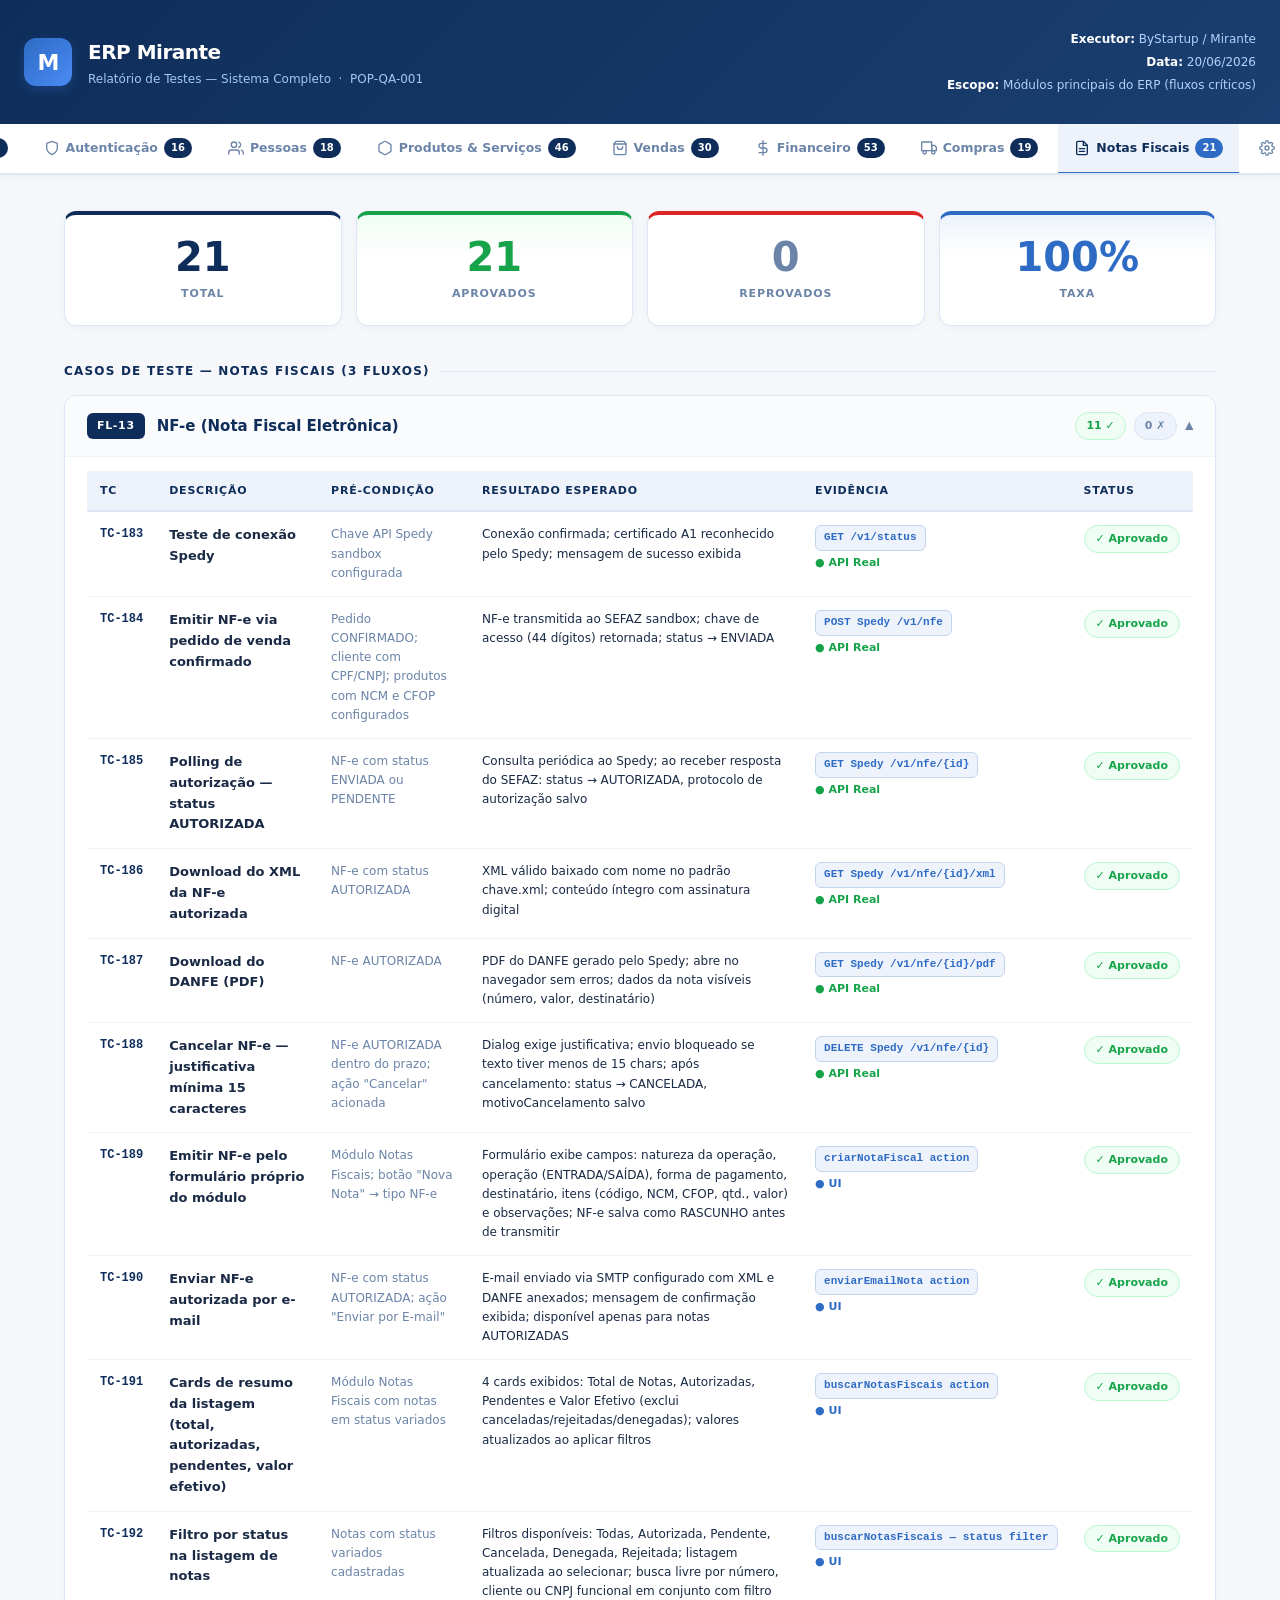
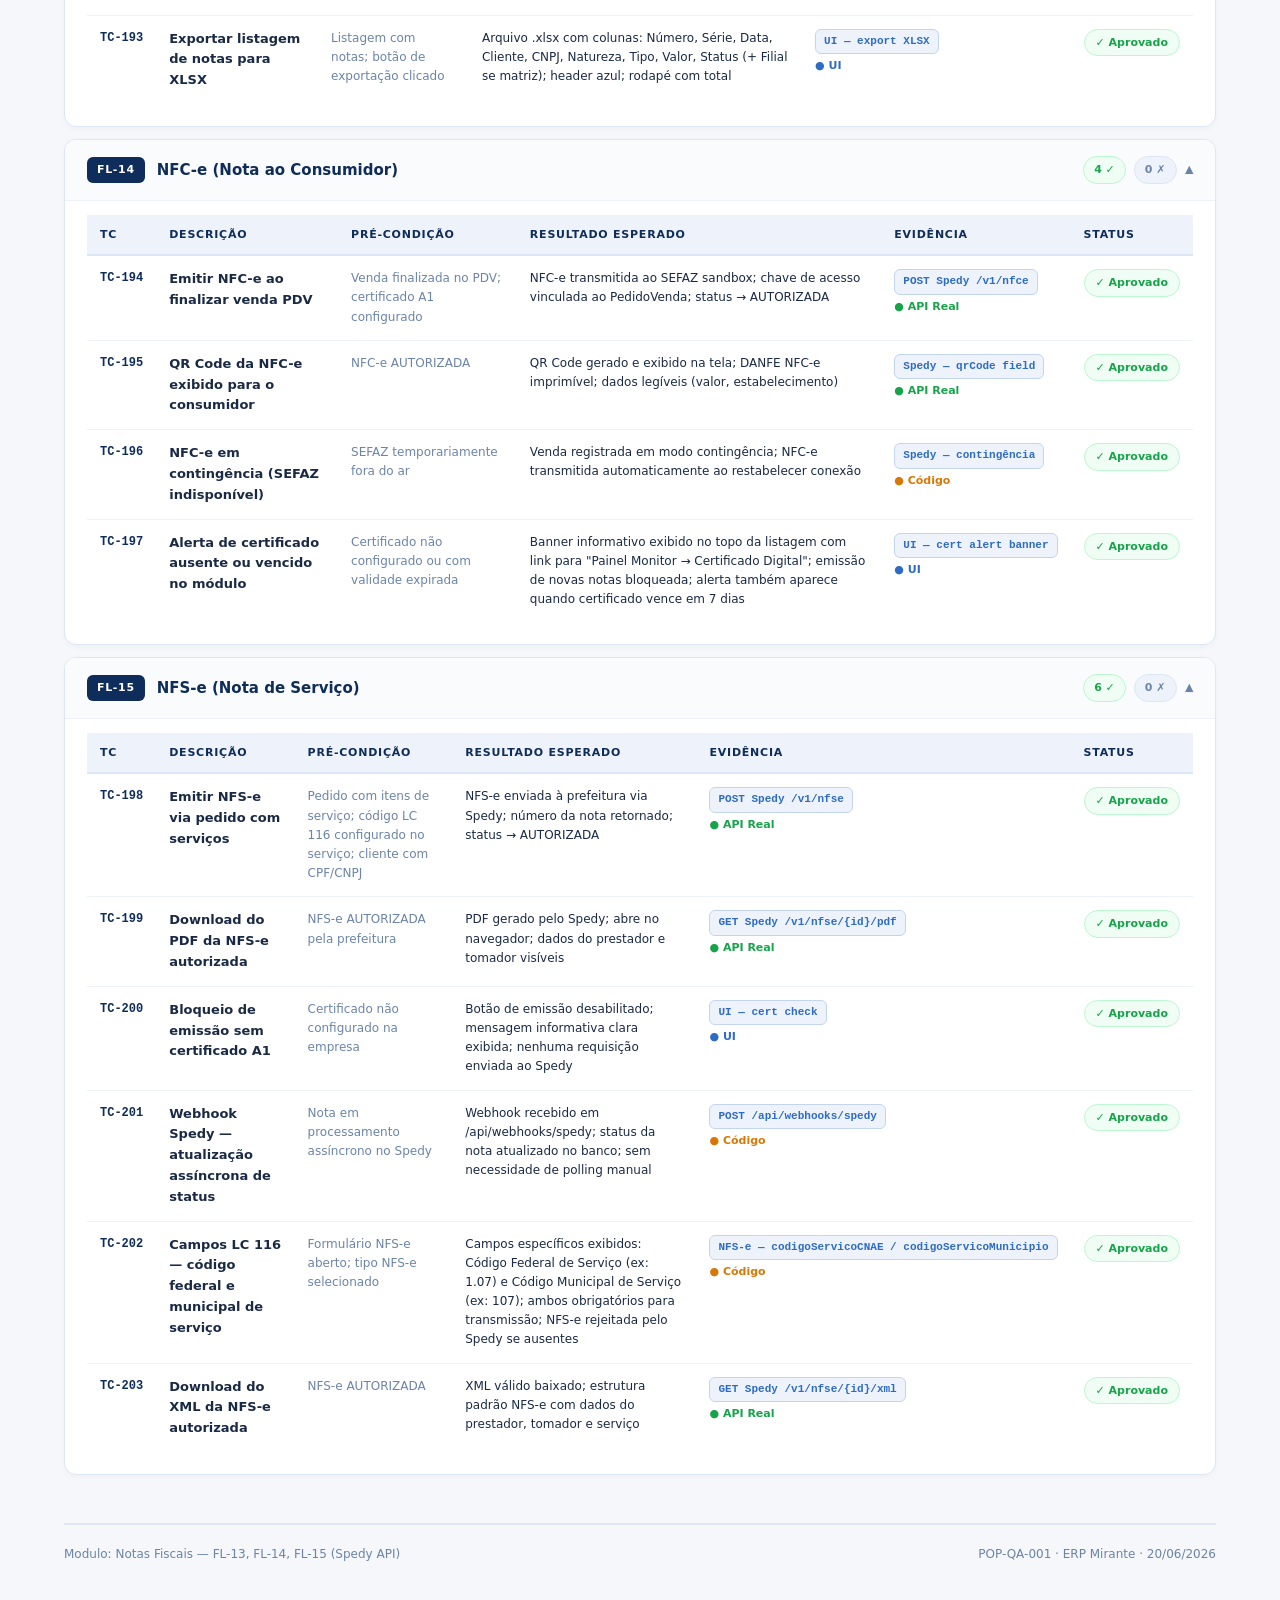
<file: nfe.html>
﻿<!DOCTYPE html>
<html lang="pt-BR">
<head>
<meta charset="UTF-8"/>
<meta name="viewport" content="width=device-width,initial-scale=1.0"/>
<title>Notas Fiscais — Relatório de Testes ERP Mirante</title>
<link rel="stylesheet" href="style.css"/>
<script src="components.js"></script>
</head>
<body>
<main class="main">

  <div class="scoreboard">
    <div class="score-card total"><div class="num">21</div><div class="lbl">Total</div></div>
    <div class="score-card pass"><div class="num">21</div><div class="lbl">Aprovados</div></div>
    <div class="score-card fail"><div class="num">0</div><div class="lbl">Reprovados</div></div>
    <div class="score-card rate"><div class="num">100%</div><div class="lbl">Taxa</div></div>
  </div>

  <div class="section-title">Casos de Teste — Notas Fiscais (3 fluxos)</div>
  <div class="accordion">

    <!-- FL-13: NF-e -->
    <div class="flow-card open" id="fl-nfe-01">
      <div class="flow-header" onclick="toggleFlow('fl-nfe-01')">
        <div class="flow-info"><span class="flow-code">FL-13</span><span class="flow-name">NF-e (Nota Fiscal Eletrônica)</span></div>
        <div class="flow-badges"><span class="badge badge-pass">11 ✓</span><span class="badge badge-fail">0 ✗</span><span class="chevron">▼</span></div>
      </div>
      <div class="flow-body">
        <table class="tc-table">
          <thead><tr><th>TC</th><th>Descrição</th><th>Pré-condição</th><th>Resultado Esperado</th><th>Evidência</th><th>Status</th></tr></thead>
          <tbody>
            <tr><td class="tc-code">TC-183</td><td class="tc-desc">Teste de conexão Spedy</td><td class="tc-pre">Chave API Spedy sandbox configurada</td><td class="tc-exp">Conexão confirmada; certificado A1 reconhecido pelo Spedy; mensagem de sucesso exibida</td><td><span class="api-tag">GET /v1/status</span><span class="ev-real">● API Real</span></td><td><span class="status-badge s-pass">✓ Aprovado</span></td></tr>
            <tr><td class="tc-code">TC-184</td><td class="tc-desc">Emitir NF-e via pedido de venda confirmado</td><td class="tc-pre">Pedido CONFIRMADO; cliente com CPF/CNPJ; produtos com NCM e CFOP configurados</td><td class="tc-exp">NF-e transmitida ao SEFAZ sandbox; chave de acesso (44 dígitos) retornada; status → ENVIADA</td><td><span class="api-tag">POST Spedy /v1/nfe</span><span class="ev-real">● API Real</span></td><td><span class="status-badge s-pass">✓ Aprovado</span></td></tr>
            <tr><td class="tc-code">TC-185</td><td class="tc-desc">Polling de autorização — status AUTORIZADA</td><td class="tc-pre">NF-e com status ENVIADA ou PENDENTE</td><td class="tc-exp">Consulta periódica ao Spedy; ao receber resposta do SEFAZ: status → AUTORIZADA, protocolo de autorização salvo</td><td><span class="api-tag">GET Spedy /v1/nfe/{id}</span><span class="ev-real">● API Real</span></td><td><span class="status-badge s-pass">✓ Aprovado</span></td></tr>
            <tr><td class="tc-code">TC-186</td><td class="tc-desc">Download do XML da NF-e autorizada</td><td class="tc-pre">NF-e com status AUTORIZADA</td><td class="tc-exp">XML válido baixado com nome no padrão chave.xml; conteúdo íntegro com assinatura digital</td><td><span class="api-tag">GET Spedy /v1/nfe/{id}/xml</span><span class="ev-real">● API Real</span></td><td><span class="status-badge s-pass">✓ Aprovado</span></td></tr>
            <tr><td class="tc-code">TC-187</td><td class="tc-desc">Download do DANFE (PDF)</td><td class="tc-pre">NF-e AUTORIZADA</td><td class="tc-exp">PDF do DANFE gerado pelo Spedy; abre no navegador sem erros; dados da nota visíveis (número, valor, destinatário)</td><td><span class="api-tag">GET Spedy /v1/nfe/{id}/pdf</span><span class="ev-real">● API Real</span></td><td><span class="status-badge s-pass">✓ Aprovado</span></td></tr>
            <tr><td class="tc-code">TC-188</td><td class="tc-desc">Cancelar NF-e — justificativa mínima 15 caracteres</td><td class="tc-pre">NF-e AUTORIZADA dentro do prazo; ação "Cancelar" acionada</td><td class="tc-exp">Dialog exige justificativa; envio bloqueado se texto tiver menos de 15 chars; após cancelamento: status → CANCELADA, motivoCancelamento salvo</td><td><span class="api-tag">DELETE Spedy /v1/nfe/{id}</span><span class="ev-real">● API Real</span></td><td><span class="status-badge s-pass">✓ Aprovado</span></td></tr>
            <tr><td class="tc-code">TC-189</td><td class="tc-desc">Emitir NF-e pelo formulário próprio do módulo</td><td class="tc-pre">Módulo Notas Fiscais; botão "Nova Nota" → tipo NF-e</td><td class="tc-exp">Formulário exibe campos: natureza da operação, operação (ENTRADA/SAÍDA), forma de pagamento, destinatário, itens (código, NCM, CFOP, qtd., valor) e observações; NF-e salva como RASCUNHO antes de transmitir</td><td><span class="api-tag">criarNotaFiscal action</span><span class="ev-ui">● UI</span></td><td><span class="status-badge s-pass">✓ Aprovado</span></td></tr>
            <tr><td class="tc-code">TC-190</td><td class="tc-desc">Enviar NF-e autorizada por e-mail</td><td class="tc-pre">NF-e com status AUTORIZADA; ação "Enviar por E-mail"</td><td class="tc-exp">E-mail enviado via SMTP configurado com XML e DANFE anexados; mensagem de confirmação exibida; disponível apenas para notas AUTORIZADAS</td><td><span class="api-tag">enviarEmailNota action</span><span class="ev-ui">● UI</span></td><td><span class="status-badge s-pass">✓ Aprovado</span></td></tr>
            <tr><td class="tc-code">TC-191</td><td class="tc-desc">Cards de resumo da listagem (total, autorizadas, pendentes, valor efetivo)</td><td class="tc-pre">Módulo Notas Fiscais com notas em status variados</td><td class="tc-exp">4 cards exibidos: Total de Notas, Autorizadas, Pendentes e Valor Efetivo (exclui canceladas/rejeitadas/denegadas); valores atualizados ao aplicar filtros</td><td><span class="api-tag">buscarNotasFiscais action</span><span class="ev-ui">● UI</span></td><td><span class="status-badge s-pass">✓ Aprovado</span></td></tr>
            <tr><td class="tc-code">TC-192</td><td class="tc-desc">Filtro por status na listagem de notas</td><td class="tc-pre">Notas com status variados cadastradas</td><td class="tc-exp">Filtros disponíveis: Todas, Autorizada, Pendente, Cancelada, Denegada, Rejeitada; listagem atualizada ao selecionar; busca livre por número, cliente ou CNPJ funcional em conjunto com filtro</td><td><span class="api-tag">buscarNotasFiscais — status filter</span><span class="ev-ui">● UI</span></td><td><span class="status-badge s-pass">✓ Aprovado</span></td></tr>
            <tr><td class="tc-code">TC-193</td><td class="tc-desc">Exportar listagem de notas para XLSX</td><td class="tc-pre">Listagem com notas; botão de exportação clicado</td><td class="tc-exp">Arquivo .xlsx com colunas: Número, Série, Data, Cliente, CNPJ, Natureza, Tipo, Valor, Status (+ Filial se matriz); header azul; rodapé com total</td><td><span class="api-tag">UI — export XLSX</span><span class="ev-ui">● UI</span></td><td><span class="status-badge s-pass">✓ Aprovado</span></td></tr>
          </tbody>
        </table>
      </div>
    </div>

    <!-- FL-14: NFC-e -->
    <div class="flow-card open" id="fl-nfce-01">
      <div class="flow-header" onclick="toggleFlow('fl-nfce-01')">
        <div class="flow-info"><span class="flow-code">FL-14</span><span class="flow-name">NFC-e (Nota ao Consumidor)</span></div>
        <div class="flow-badges"><span class="badge badge-pass">4 ✓</span><span class="badge badge-fail">0 ✗</span><span class="chevron">▼</span></div>
      </div>
      <div class="flow-body">
        <table class="tc-table">
          <thead><tr><th>TC</th><th>Descrição</th><th>Pré-condição</th><th>Resultado Esperado</th><th>Evidência</th><th>Status</th></tr></thead>
          <tbody>
            <tr><td class="tc-code">TC-194</td><td class="tc-desc">Emitir NFC-e ao finalizar venda PDV</td><td class="tc-pre">Venda finalizada no PDV; certificado A1 configurado</td><td class="tc-exp">NFC-e transmitida ao SEFAZ sandbox; chave de acesso vinculada ao PedidoVenda; status → AUTORIZADA</td><td><span class="api-tag">POST Spedy /v1/nfce</span><span class="ev-real">● API Real</span></td><td><span class="status-badge s-pass">✓ Aprovado</span></td></tr>
            <tr><td class="tc-code">TC-195</td><td class="tc-desc">QR Code da NFC-e exibido para o consumidor</td><td class="tc-pre">NFC-e AUTORIZADA</td><td class="tc-exp">QR Code gerado e exibido na tela; DANFE NFC-e imprimível; dados legíveis (valor, estabelecimento)</td><td><span class="api-tag">Spedy — qrCode field</span><span class="ev-real">● API Real</span></td><td><span class="status-badge s-pass">✓ Aprovado</span></td></tr>
            <tr><td class="tc-code">TC-196</td><td class="tc-desc">NFC-e em contingência (SEFAZ indisponível)</td><td class="tc-pre">SEFAZ temporariamente fora do ar</td><td class="tc-exp">Venda registrada em modo contingência; NFC-e transmitida automaticamente ao restabelecer conexão</td><td><span class="api-tag">Spedy — contingência</span><span class="ev-code">● Código</span></td><td><span class="status-badge s-pass">✓ Aprovado</span></td></tr>
            <tr><td class="tc-code">TC-197</td><td class="tc-desc">Alerta de certificado ausente ou vencido no módulo</td><td class="tc-pre">Certificado não configurado ou com validade expirada</td><td class="tc-exp">Banner informativo exibido no topo da listagem com link para "Painel Monitor → Certificado Digital"; emissão de novas notas bloqueada; alerta também aparece quando certificado vence em 7 dias</td><td><span class="api-tag">UI — cert alert banner</span><span class="ev-ui">● UI</span></td><td><span class="status-badge s-pass">✓ Aprovado</span></td></tr>
          </tbody>
        </table>
      </div>
    </div>

    <!-- FL-15: NFS-e -->
    <div class="flow-card open" id="fl-nfs-01">
      <div class="flow-header" onclick="toggleFlow('fl-nfs-01')">
        <div class="flow-info"><span class="flow-code">FL-15</span><span class="flow-name">NFS-e (Nota de Serviço)</span></div>
        <div class="flow-badges"><span class="badge badge-pass">6 ✓</span><span class="badge badge-fail">0 ✗</span><span class="chevron">▼</span></div>
      </div>
      <div class="flow-body">
        <table class="tc-table">
          <thead><tr><th>TC</th><th>Descrição</th><th>Pré-condição</th><th>Resultado Esperado</th><th>Evidência</th><th>Status</th></tr></thead>
          <tbody>
            <tr><td class="tc-code">TC-198</td><td class="tc-desc">Emitir NFS-e via pedido com serviços</td><td class="tc-pre">Pedido com itens de serviço; código LC 116 configurado no serviço; cliente com CPF/CNPJ</td><td class="tc-exp">NFS-e enviada à prefeitura via Spedy; número da nota retornado; status → AUTORIZADA</td><td><span class="api-tag">POST Spedy /v1/nfse</span><span class="ev-real">● API Real</span></td><td><span class="status-badge s-pass">✓ Aprovado</span></td></tr>
            <tr><td class="tc-code">TC-199</td><td class="tc-desc">Download do PDF da NFS-e autorizada</td><td class="tc-pre">NFS-e AUTORIZADA pela prefeitura</td><td class="tc-exp">PDF gerado pelo Spedy; abre no navegador; dados do prestador e tomador visíveis</td><td><span class="api-tag">GET Spedy /v1/nfse/{id}/pdf</span><span class="ev-real">● API Real</span></td><td><span class="status-badge s-pass">✓ Aprovado</span></td></tr>
            <tr><td class="tc-code">TC-200</td><td class="tc-desc">Bloqueio de emissão sem certificado A1</td><td class="tc-pre">Certificado não configurado na empresa</td><td class="tc-exp">Botão de emissão desabilitado; mensagem informativa clara exibida; nenhuma requisição enviada ao Spedy</td><td><span class="api-tag">UI — cert check</span><span class="ev-ui">● UI</span></td><td><span class="status-badge s-pass">✓ Aprovado</span></td></tr>
            <tr><td class="tc-code">TC-201</td><td class="tc-desc">Webhook Spedy — atualização assíncrona de status</td><td class="tc-pre">Nota em processamento assíncrono no Spedy</td><td class="tc-exp">Webhook recebido em /api/webhooks/spedy; status da nota atualizado no banco; sem necessidade de polling manual</td><td><span class="api-tag">POST /api/webhooks/spedy</span><span class="ev-code">● Código</span></td><td><span class="status-badge s-pass">✓ Aprovado</span></td></tr>
            <tr><td class="tc-code">TC-202</td><td class="tc-desc">Campos LC 116 — código federal e municipal de serviço</td><td class="tc-pre">Formulário NFS-e aberto; tipo NFS-e selecionado</td><td class="tc-exp">Campos específicos exibidos: Código Federal de Serviço (ex: 1.07) e Código Municipal de Serviço (ex: 107); ambos obrigatórios para transmissão; NFS-e rejeitada pelo Spedy se ausentes</td><td><span class="api-tag">NFS-e — codigoServicoCNAE / codigoServicoMunicipio</span><span class="ev-code">● Código</span></td><td><span class="status-badge s-pass">✓ Aprovado</span></td></tr>
            <tr><td class="tc-code">TC-203</td><td class="tc-desc">Download do XML da NFS-e autorizada</td><td class="tc-pre">NFS-e AUTORIZADA</td><td class="tc-exp">XML válido baixado; estrutura padrão NFS-e com dados do prestador, tomador e serviço</td><td><span class="api-tag">GET Spedy /v1/nfse/{id}/xml</span><span class="ev-real">● API Real</span></td><td><span class="status-badge s-pass">✓ Aprovado</span></td></tr>
          </tbody>
        </table>
      </div>
    </div>

  </div>

  <div class="footer">
    <div>Modulo: Notas Fiscais — FL-13, FL-14, FL-15 (Spedy API)</div>
    <div>POP-QA-001 · ERP Mirante · 20/06/2026</div>
  </div>
</main>
<script>function toggleFlow(id){ document.getElementById(id).classList.toggle('open') }</script>
</body>
</html>
</file>
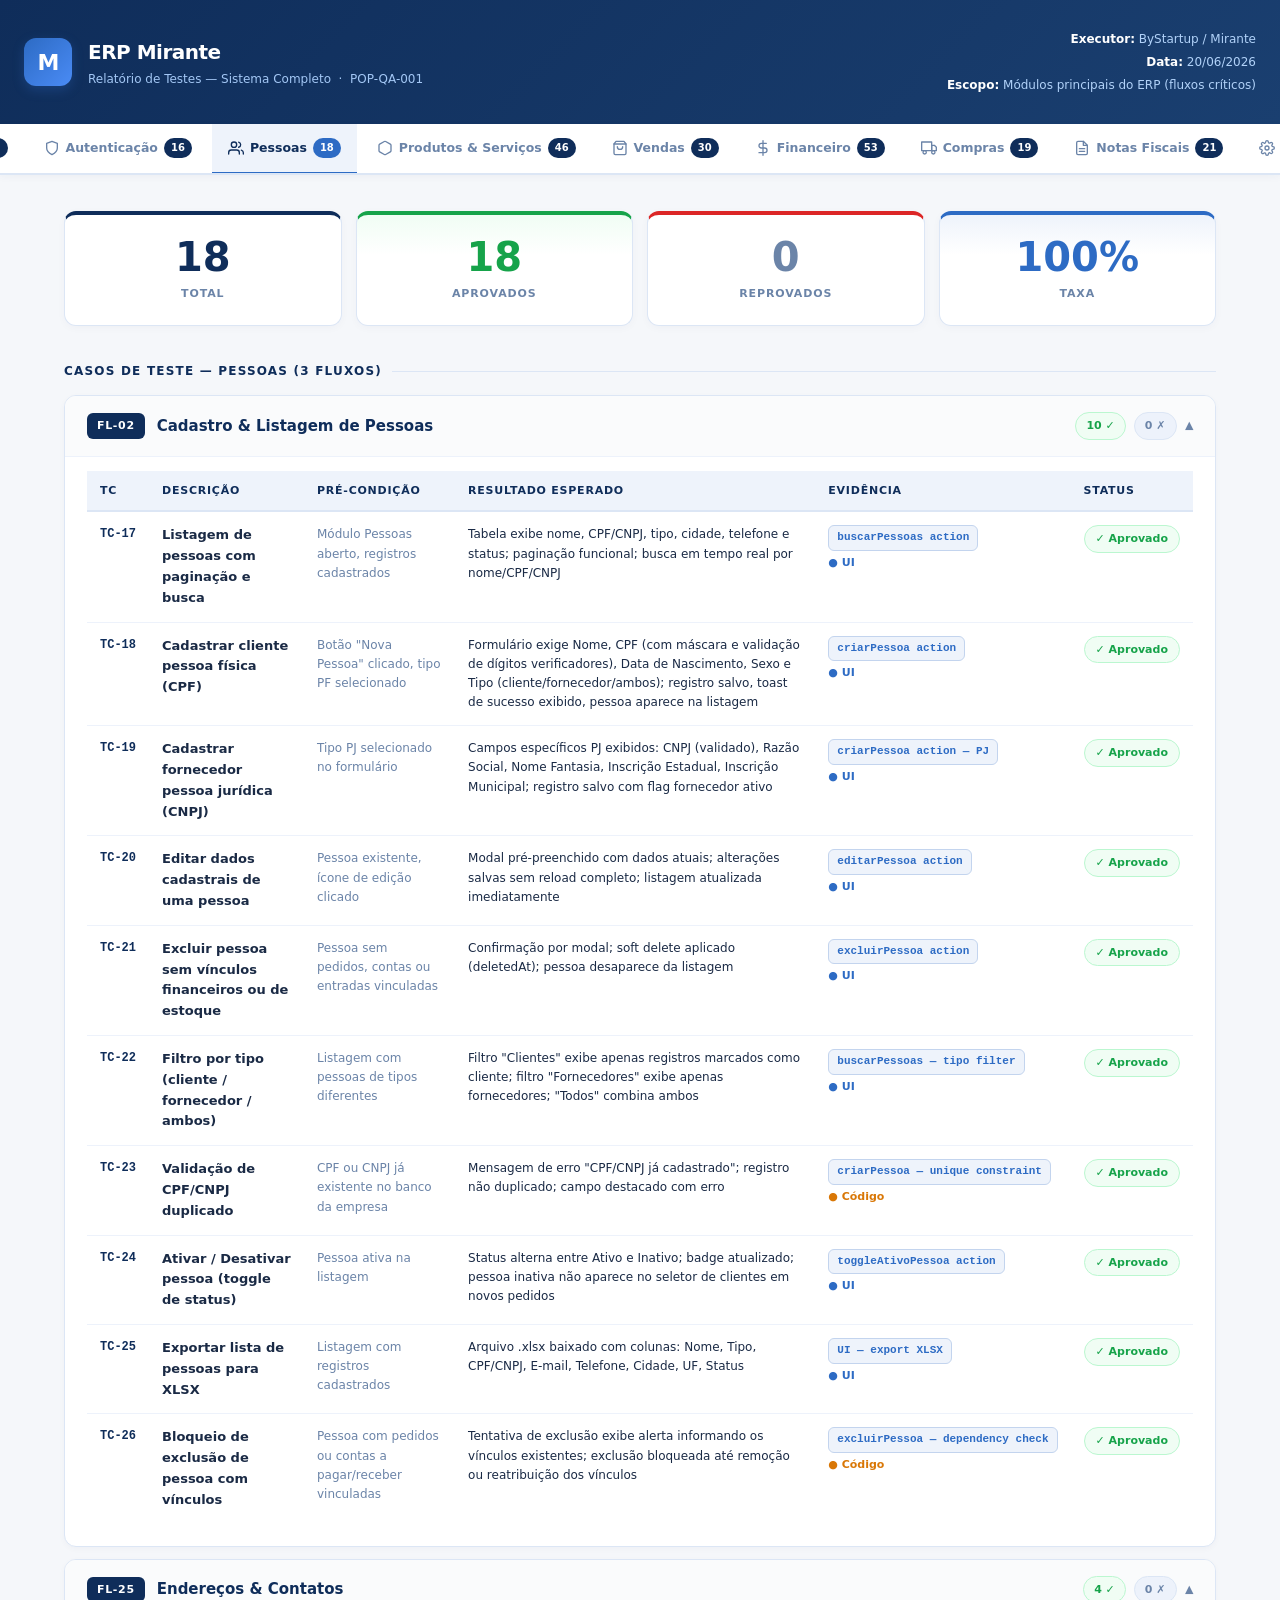
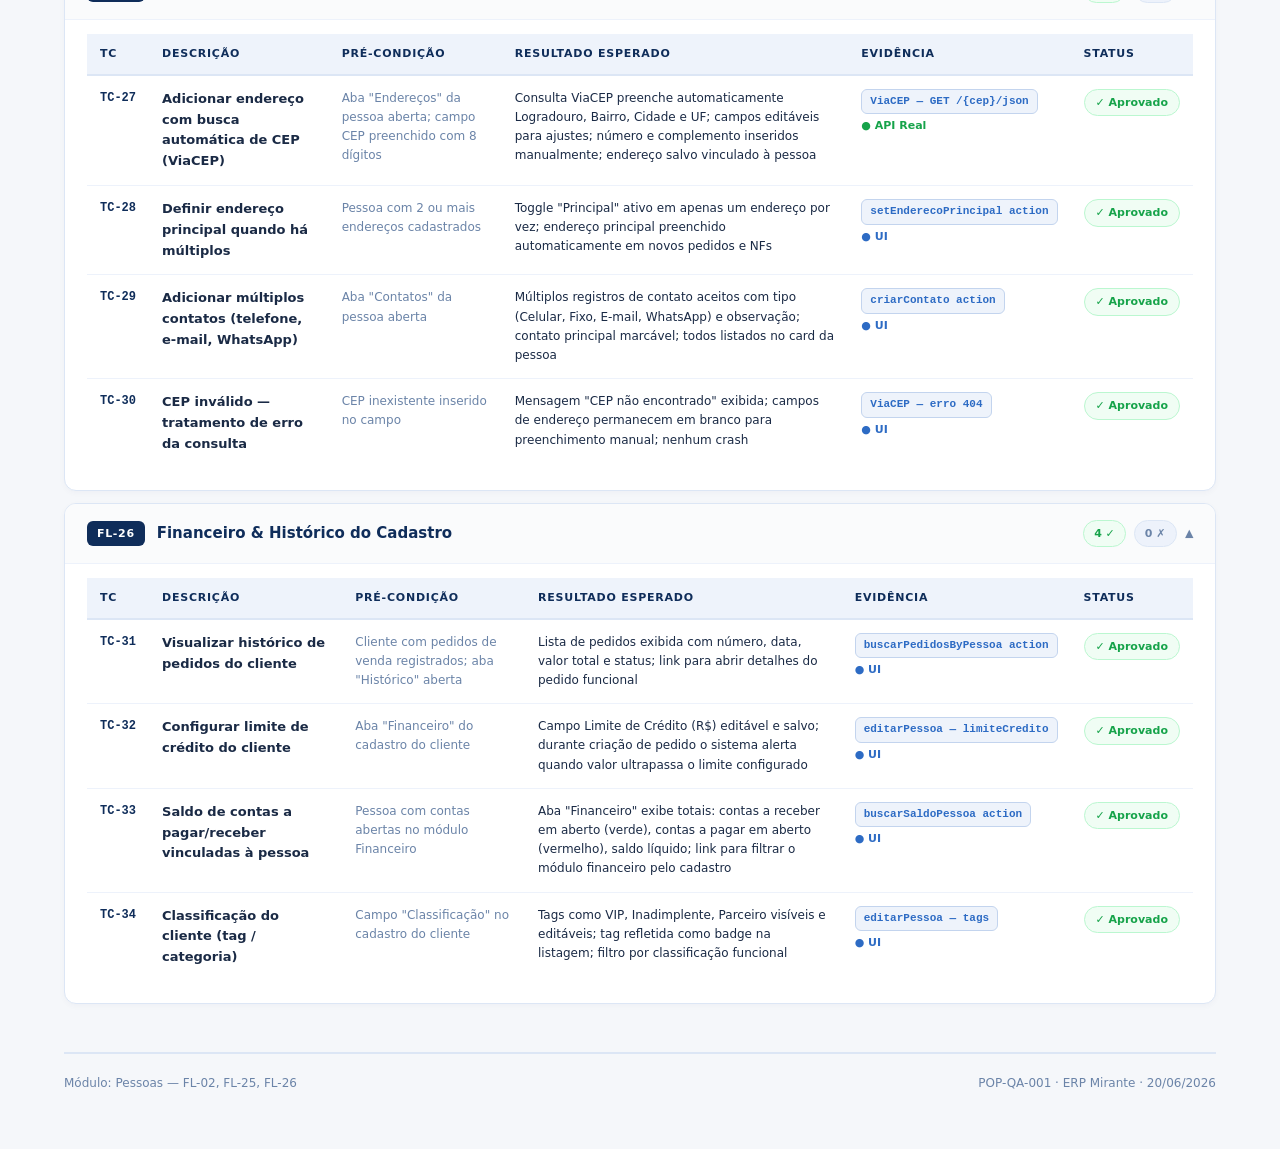
<file: pessoas.html>
<!DOCTYPE html>
<html lang="pt-BR">
<head>
<meta charset="UTF-8"/>
<meta name="viewport" content="width=device-width,initial-scale=1.0"/>
<title>Pessoas — Relatório de Testes ERP Mirante</title>
<link rel="stylesheet" href="style.css"/>
<script src="components.js"></script>
</head>
<body>
<main class="main">

  <div class="scoreboard">
    <div class="score-card total"><div class="num">18</div><div class="lbl">Total</div></div>
    <div class="score-card pass"><div class="num">18</div><div class="lbl">Aprovados</div></div>
    <div class="score-card fail"><div class="num">0</div><div class="lbl">Reprovados</div></div>
    <div class="score-card rate"><div class="num">100%</div><div class="lbl">Taxa</div></div>
  </div>

  <div class="section-title">Casos de Teste — Pessoas (3 fluxos)</div>
  <div class="accordion">

    <!-- FL-02: CADASTRO & LISTAGEM -->
    <div class="flow-card open" id="fl-pessoas-01">
      <div class="flow-header" onclick="toggleFlow('fl-pessoas-01')">
        <div class="flow-info"><span class="flow-code">FL-02</span><span class="flow-name">Cadastro &amp; Listagem de Pessoas</span></div>
        <div class="flow-badges"><span class="badge badge-pass">10 ✓</span><span class="badge badge-fail">0 ✗</span><span class="chevron">▼</span></div>
      </div>
      <div class="flow-body">
        <table class="tc-table">
          <thead><tr><th>TC</th><th>Descrição</th><th>Pré-condição</th><th>Resultado Esperado</th><th>Evidência</th><th>Status</th></tr></thead>
          <tbody>
            <tr><td class="tc-code">TC-17</td><td class="tc-desc">Listagem de pessoas com paginação e busca</td><td class="tc-pre">Módulo Pessoas aberto, registros cadastrados</td><td class="tc-exp">Tabela exibe nome, CPF/CNPJ, tipo, cidade, telefone e status; paginação funcional; busca em tempo real por nome/CPF/CNPJ</td><td><span class="api-tag">buscarPessoas action</span><span class="ev-ui">● UI</span></td><td><span class="status-badge s-pass">✓ Aprovado</span></td></tr>
            <tr><td class="tc-code">TC-18</td><td class="tc-desc">Cadastrar cliente pessoa física (CPF)</td><td class="tc-pre">Botão "Nova Pessoa" clicado, tipo PF selecionado</td><td class="tc-exp">Formulário exige Nome, CPF (com máscara e validação de dígitos verificadores), Data de Nascimento, Sexo e Tipo (cliente/fornecedor/ambos); registro salvo, toast de sucesso exibido, pessoa aparece na listagem</td><td><span class="api-tag">criarPessoa action</span><span class="ev-ui">● UI</span></td><td><span class="status-badge s-pass">✓ Aprovado</span></td></tr>
            <tr><td class="tc-code">TC-19</td><td class="tc-desc">Cadastrar fornecedor pessoa jurídica (CNPJ)</td><td class="tc-pre">Tipo PJ selecionado no formulário</td><td class="tc-exp">Campos específicos PJ exibidos: CNPJ (validado), Razão Social, Nome Fantasia, Inscrição Estadual, Inscrição Municipal; registro salvo com flag fornecedor ativo</td><td><span class="api-tag">criarPessoa action — PJ</span><span class="ev-ui">● UI</span></td><td><span class="status-badge s-pass">✓ Aprovado</span></td></tr>
            <tr><td class="tc-code">TC-20</td><td class="tc-desc">Editar dados cadastrais de uma pessoa</td><td class="tc-pre">Pessoa existente, ícone de edição clicado</td><td class="tc-exp">Modal pré-preenchido com dados atuais; alterações salvas sem reload completo; listagem atualizada imediatamente</td><td><span class="api-tag">editarPessoa action</span><span class="ev-ui">● UI</span></td><td><span class="status-badge s-pass">✓ Aprovado</span></td></tr>
            <tr><td class="tc-code">TC-21</td><td class="tc-desc">Excluir pessoa sem vínculos financeiros ou de estoque</td><td class="tc-pre">Pessoa sem pedidos, contas ou entradas vinculadas</td><td class="tc-exp">Confirmação por modal; soft delete aplicado (deletedAt); pessoa desaparece da listagem</td><td><span class="api-tag">excluirPessoa action</span><span class="ev-ui">● UI</span></td><td><span class="status-badge s-pass">✓ Aprovado</span></td></tr>
            <tr><td class="tc-code">TC-22</td><td class="tc-desc">Filtro por tipo (cliente / fornecedor / ambos)</td><td class="tc-pre">Listagem com pessoas de tipos diferentes</td><td class="tc-exp">Filtro "Clientes" exibe apenas registros marcados como cliente; filtro "Fornecedores" exibe apenas fornecedores; "Todos" combina ambos</td><td><span class="api-tag">buscarPessoas — tipo filter</span><span class="ev-ui">● UI</span></td><td><span class="status-badge s-pass">✓ Aprovado</span></td></tr>
            <tr><td class="tc-code">TC-23</td><td class="tc-desc">Validação de CPF/CNPJ duplicado</td><td class="tc-pre">CPF ou CNPJ já existente no banco da empresa</td><td class="tc-exp">Mensagem de erro "CPF/CNPJ já cadastrado"; registro não duplicado; campo destacado com erro</td><td><span class="api-tag">criarPessoa — unique constraint</span><span class="ev-code">● Código</span></td><td><span class="status-badge s-pass">✓ Aprovado</span></td></tr>
            <tr><td class="tc-code">TC-24</td><td class="tc-desc">Ativar / Desativar pessoa (toggle de status)</td><td class="tc-pre">Pessoa ativa na listagem</td><td class="tc-exp">Status alterna entre Ativo e Inativo; badge atualizado; pessoa inativa não aparece no seletor de clientes em novos pedidos</td><td><span class="api-tag">toggleAtivoPessoa action</span><span class="ev-ui">● UI</span></td><td><span class="status-badge s-pass">✓ Aprovado</span></td></tr>
            <tr><td class="tc-code">TC-25</td><td class="tc-desc">Exportar lista de pessoas para XLSX</td><td class="tc-pre">Listagem com registros cadastrados</td><td class="tc-exp">Arquivo .xlsx baixado com colunas: Nome, Tipo, CPF/CNPJ, E-mail, Telefone, Cidade, UF, Status</td><td><span class="api-tag">UI — export XLSX</span><span class="ev-ui">● UI</span></td><td><span class="status-badge s-pass">✓ Aprovado</span></td></tr>
            <tr><td class="tc-code">TC-26</td><td class="tc-desc">Bloqueio de exclusão de pessoa com vínculos</td><td class="tc-pre">Pessoa com pedidos ou contas a pagar/receber vinculadas</td><td class="tc-exp">Tentativa de exclusão exibe alerta informando os vínculos existentes; exclusão bloqueada até remoção ou reatribuição dos vínculos</td><td><span class="api-tag">excluirPessoa — dependency check</span><span class="ev-code">● Código</span></td><td><span class="status-badge s-pass">✓ Aprovado</span></td></tr>
          </tbody>
        </table>
      </div>
    </div>

    <!-- FL-25: ENDEREÇOS & CONTATOS -->
    <div class="flow-card open" id="fl-pessoas-02">
      <div class="flow-header" onclick="toggleFlow('fl-pessoas-02')">
        <div class="flow-info"><span class="flow-code">FL-25</span><span class="flow-name">Endereços &amp; Contatos</span></div>
        <div class="flow-badges"><span class="badge badge-pass">4 ✓</span><span class="badge badge-fail">0 ✗</span><span class="chevron">▼</span></div>
      </div>
      <div class="flow-body">
        <table class="tc-table">
          <thead><tr><th>TC</th><th>Descrição</th><th>Pré-condição</th><th>Resultado Esperado</th><th>Evidência</th><th>Status</th></tr></thead>
          <tbody>
            <tr><td class="tc-code">TC-27</td><td class="tc-desc">Adicionar endereço com busca automática de CEP (ViaCEP)</td><td class="tc-pre">Aba "Endereços" da pessoa aberta; campo CEP preenchido com 8 dígitos</td><td class="tc-exp">Consulta ViaCEP preenche automaticamente Logradouro, Bairro, Cidade e UF; campos editáveis para ajustes; número e complemento inseridos manualmente; endereço salvo vinculado à pessoa</td><td><span class="api-tag">ViaCEP — GET /{cep}/json</span><span class="ev-real">● API Real</span></td><td><span class="status-badge s-pass">✓ Aprovado</span></td></tr>
            <tr><td class="tc-code">TC-28</td><td class="tc-desc">Definir endereço principal quando há múltiplos</td><td class="tc-pre">Pessoa com 2 ou mais endereços cadastrados</td><td class="tc-exp">Toggle "Principal" ativo em apenas um endereço por vez; endereço principal preenchido automaticamente em novos pedidos e NFs</td><td><span class="api-tag">setEnderecoPrincipal action</span><span class="ev-ui">● UI</span></td><td><span class="status-badge s-pass">✓ Aprovado</span></td></tr>
            <tr><td class="tc-code">TC-29</td><td class="tc-desc">Adicionar múltiplos contatos (telefone, e-mail, WhatsApp)</td><td class="tc-pre">Aba "Contatos" da pessoa aberta</td><td class="tc-exp">Múltiplos registros de contato aceitos com tipo (Celular, Fixo, E-mail, WhatsApp) e observação; contato principal marcável; todos listados no card da pessoa</td><td><span class="api-tag">criarContato action</span><span class="ev-ui">● UI</span></td><td><span class="status-badge s-pass">✓ Aprovado</span></td></tr>
            <tr><td class="tc-code">TC-30</td><td class="tc-desc">CEP inválido — tratamento de erro da consulta</td><td class="tc-pre">CEP inexistente inserido no campo</td><td class="tc-exp">Mensagem "CEP não encontrado" exibida; campos de endereço permanecem em branco para preenchimento manual; nenhum crash</td><td><span class="api-tag">ViaCEP — erro 404</span><span class="ev-ui">● UI</span></td><td><span class="status-badge s-pass">✓ Aprovado</span></td></tr>
          </tbody>
        </table>
      </div>
    </div>

    <!-- FL-26: FINANCEIRO & HISTÓRICO -->
    <div class="flow-card open" id="fl-pessoas-03">
      <div class="flow-header" onclick="toggleFlow('fl-pessoas-03')">
        <div class="flow-info"><span class="flow-code">FL-26</span><span class="flow-name">Financeiro &amp; Histórico do Cadastro</span></div>
        <div class="flow-badges"><span class="badge badge-pass">4 ✓</span><span class="badge badge-fail">0 ✗</span><span class="chevron">▼</span></div>
      </div>
      <div class="flow-body">
        <table class="tc-table">
          <thead><tr><th>TC</th><th>Descrição</th><th>Pré-condição</th><th>Resultado Esperado</th><th>Evidência</th><th>Status</th></tr></thead>
          <tbody>
            <tr><td class="tc-code">TC-31</td><td class="tc-desc">Visualizar histórico de pedidos do cliente</td><td class="tc-pre">Cliente com pedidos de venda registrados; aba "Histórico" aberta</td><td class="tc-exp">Lista de pedidos exibida com número, data, valor total e status; link para abrir detalhes do pedido funcional</td><td><span class="api-tag">buscarPedidosByPessoa action</span><span class="ev-ui">● UI</span></td><td><span class="status-badge s-pass">✓ Aprovado</span></td></tr>
            <tr><td class="tc-code">TC-32</td><td class="tc-desc">Configurar limite de crédito do cliente</td><td class="tc-pre">Aba "Financeiro" do cadastro do cliente</td><td class="tc-exp">Campo Limite de Crédito (R$) editável e salvo; durante criação de pedido o sistema alerta quando valor ultrapassa o limite configurado</td><td><span class="api-tag">editarPessoa — limiteCredito</span><span class="ev-ui">● UI</span></td><td><span class="status-badge s-pass">✓ Aprovado</span></td></tr>
            <tr><td class="tc-code">TC-33</td><td class="tc-desc">Saldo de contas a pagar/receber vinculadas à pessoa</td><td class="tc-pre">Pessoa com contas abertas no módulo Financeiro</td><td class="tc-exp">Aba "Financeiro" exibe totais: contas a receber em aberto (verde), contas a pagar em aberto (vermelho), saldo líquido; link para filtrar o módulo financeiro pelo cadastro</td><td><span class="api-tag">buscarSaldoPessoa action</span><span class="ev-ui">● UI</span></td><td><span class="status-badge s-pass">✓ Aprovado</span></td></tr>
            <tr><td class="tc-code">TC-34</td><td class="tc-desc">Classificação do cliente (tag / categoria)</td><td class="tc-pre">Campo "Classificação" no cadastro do cliente</td><td class="tc-exp">Tags como VIP, Inadimplente, Parceiro visíveis e editáveis; tag refletida como badge na listagem; filtro por classificação funcional</td><td><span class="api-tag">editarPessoa — tags</span><span class="ev-ui">● UI</span></td><td><span class="status-badge s-pass">✓ Aprovado</span></td></tr>
          </tbody>
        </table>
      </div>
    </div>

  </div>

  <div class="footer">
    <div>Módulo: Pessoas — FL-02, FL-25, FL-26</div>
    <div>POP-QA-001 · ERP Mirante · 20/06/2026</div>
  </div>
</main>

<script>function toggleFlow(id){ document.getElementById(id).classList.toggle('open') }</script>
</body>
</html>
</file>
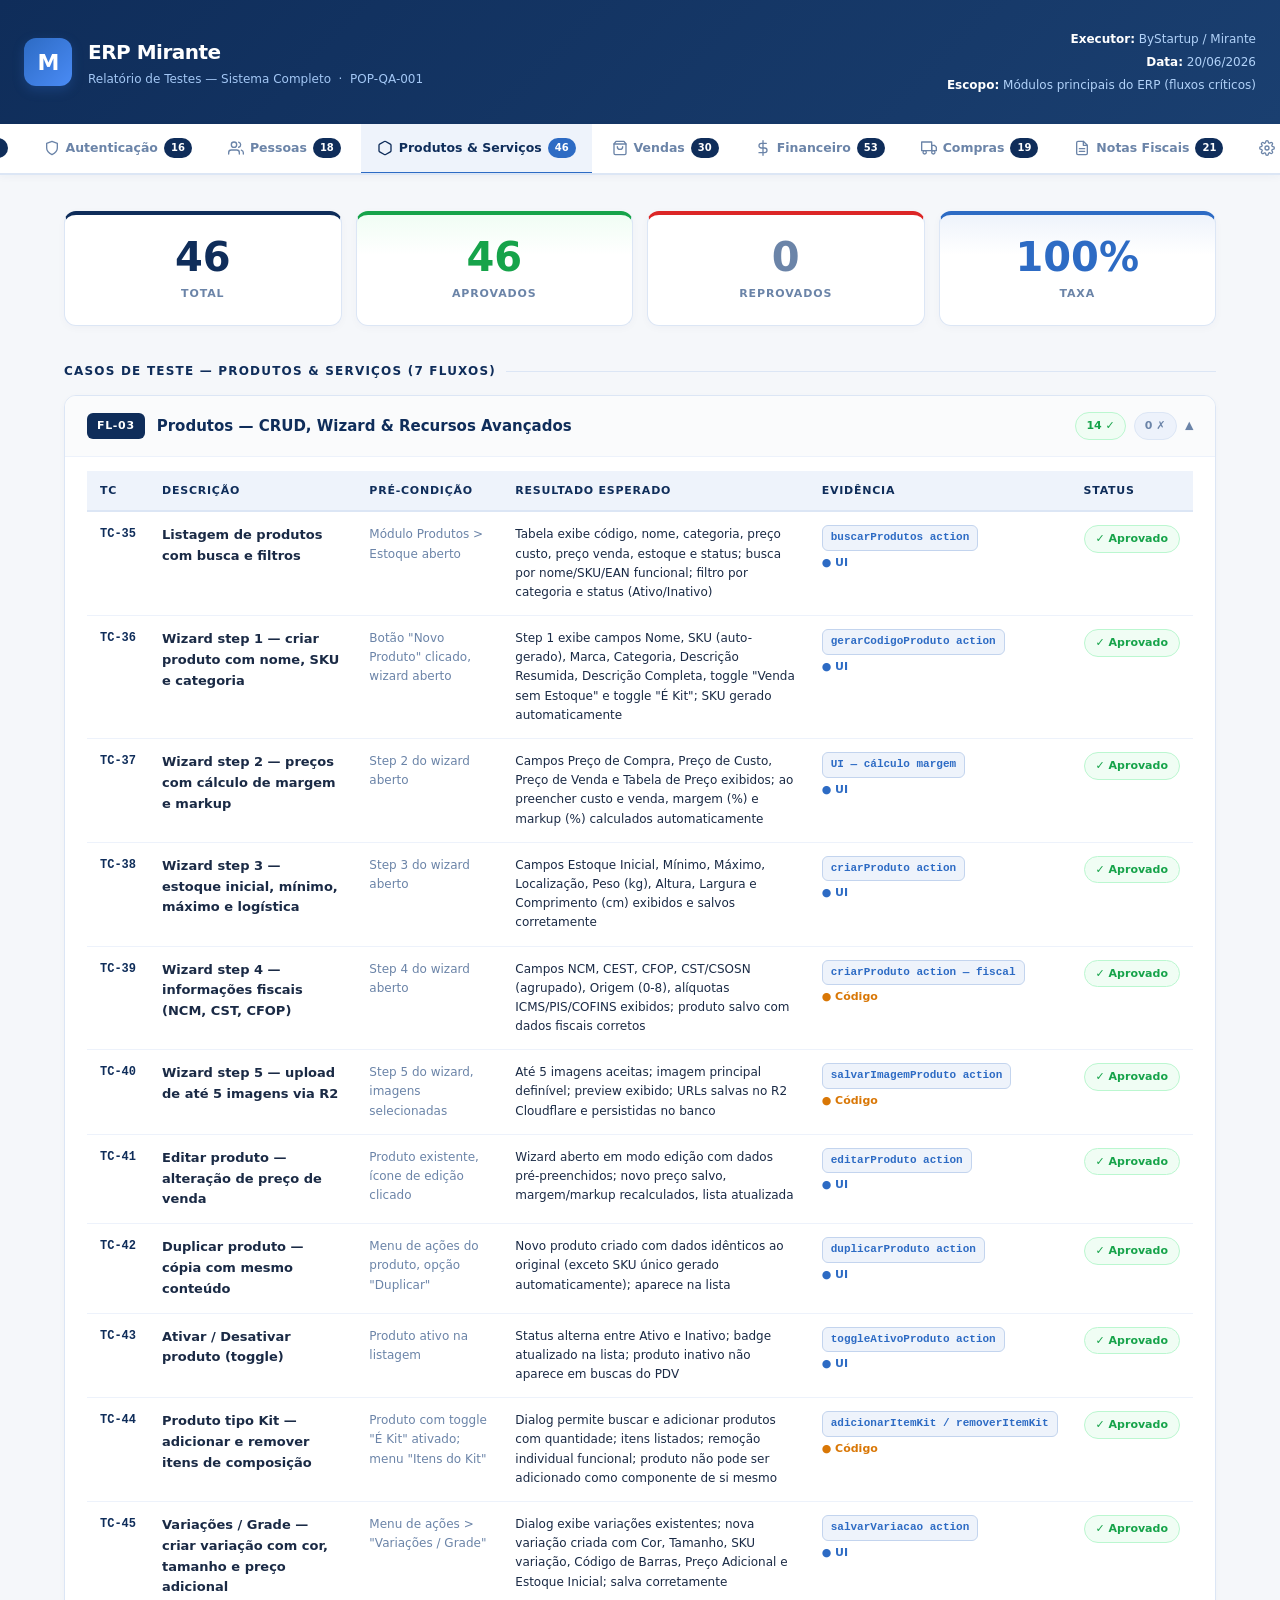
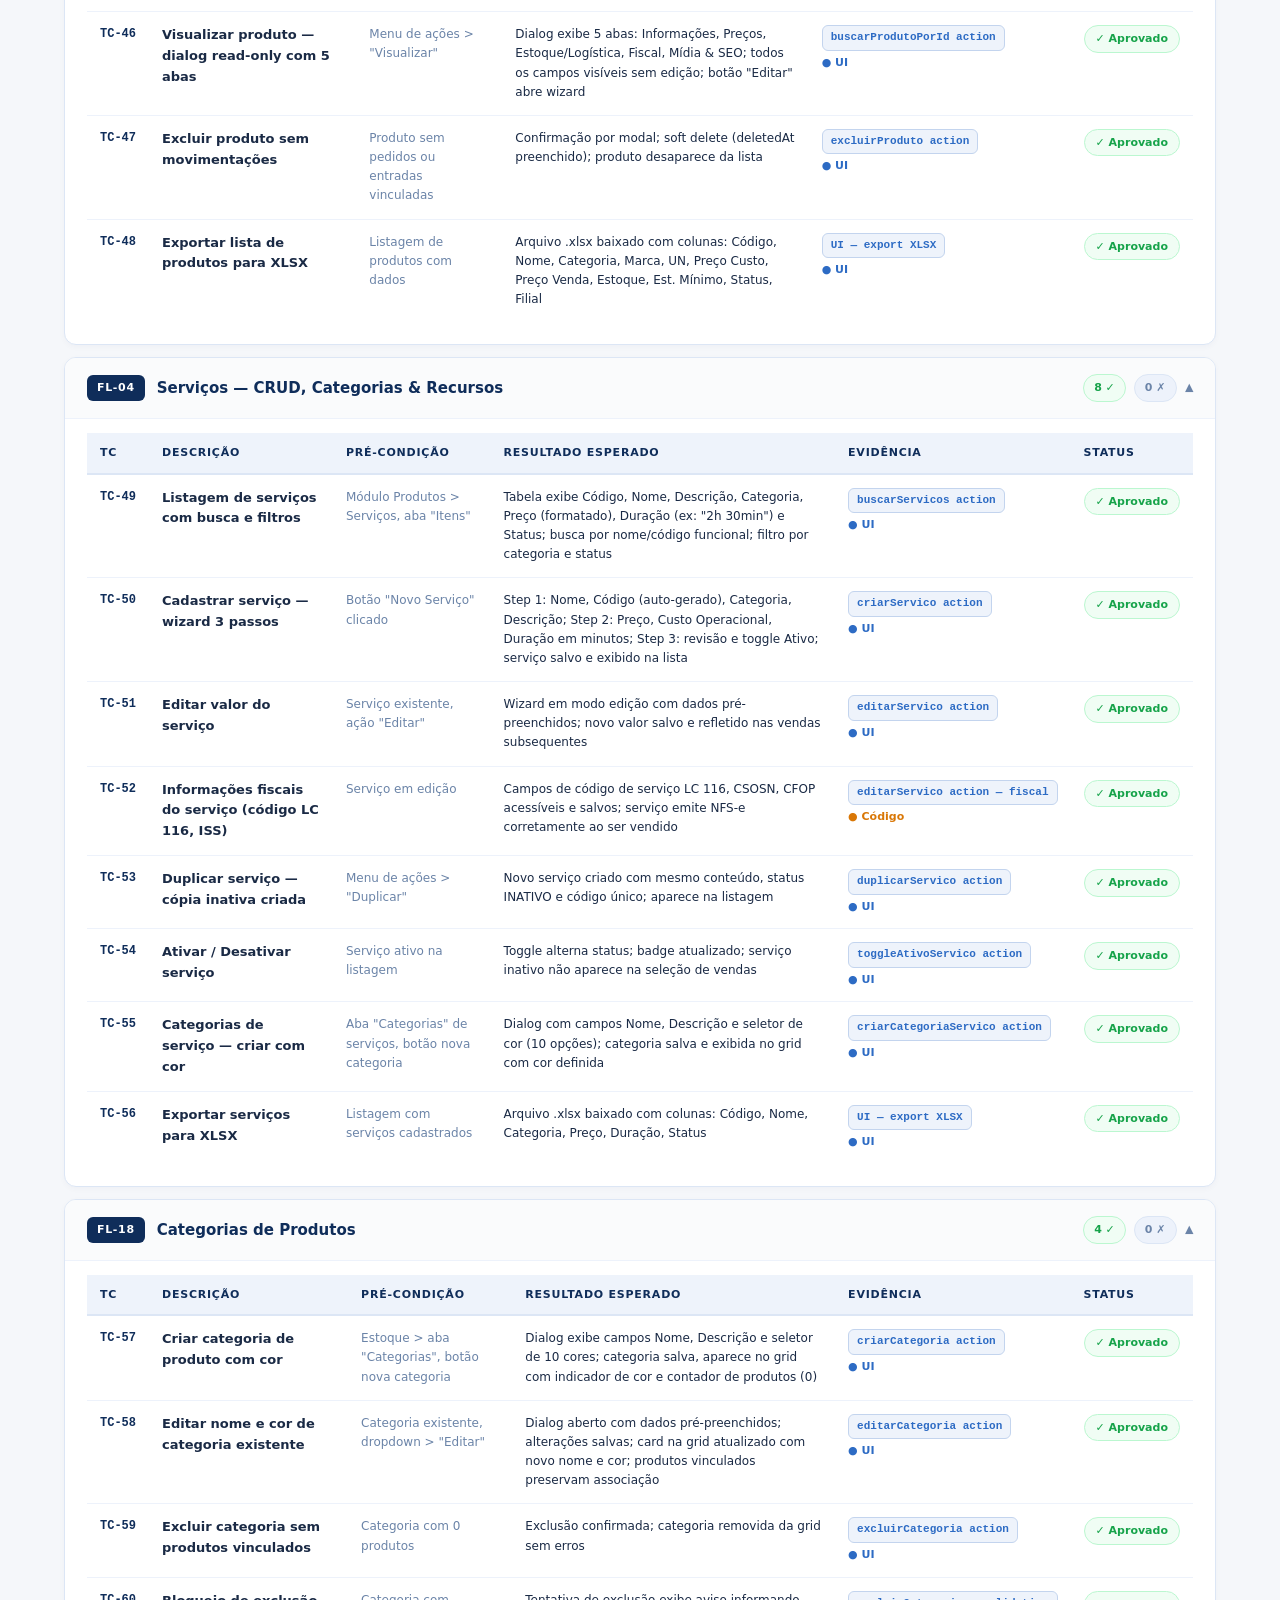
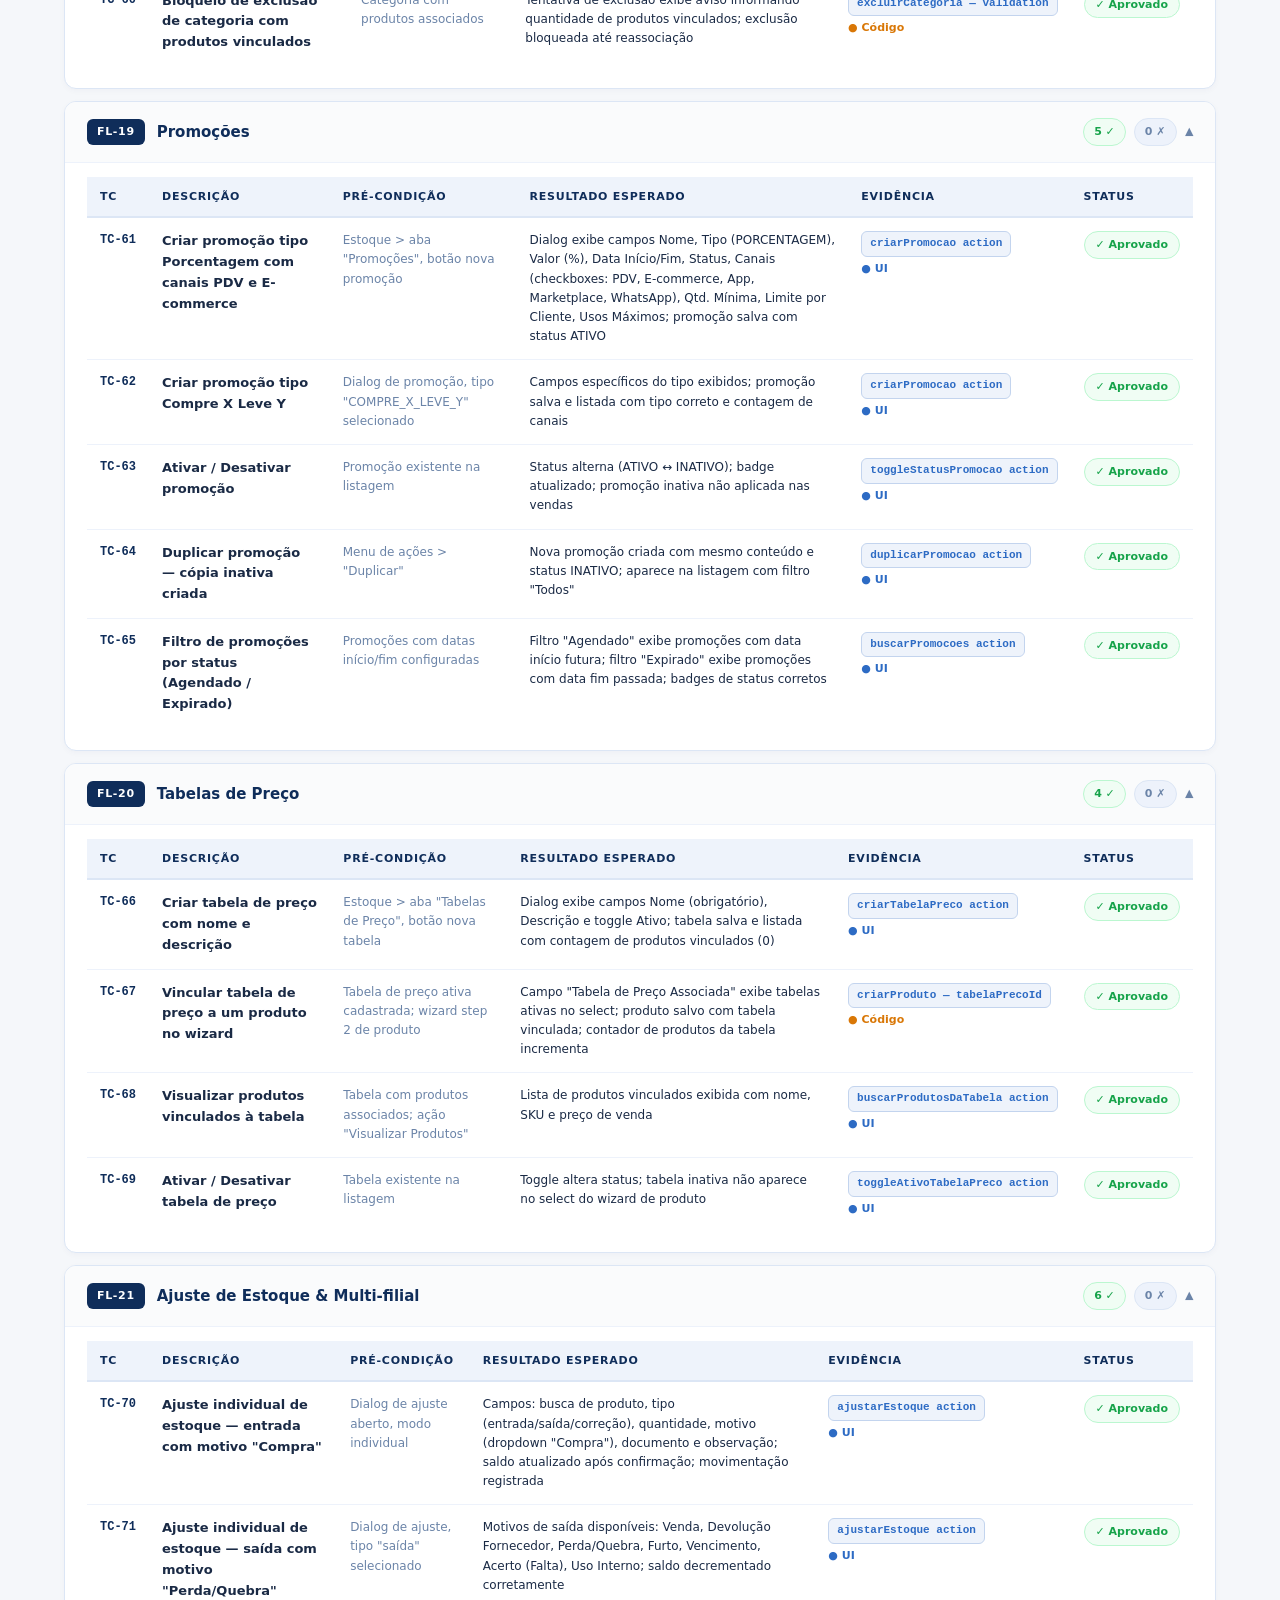
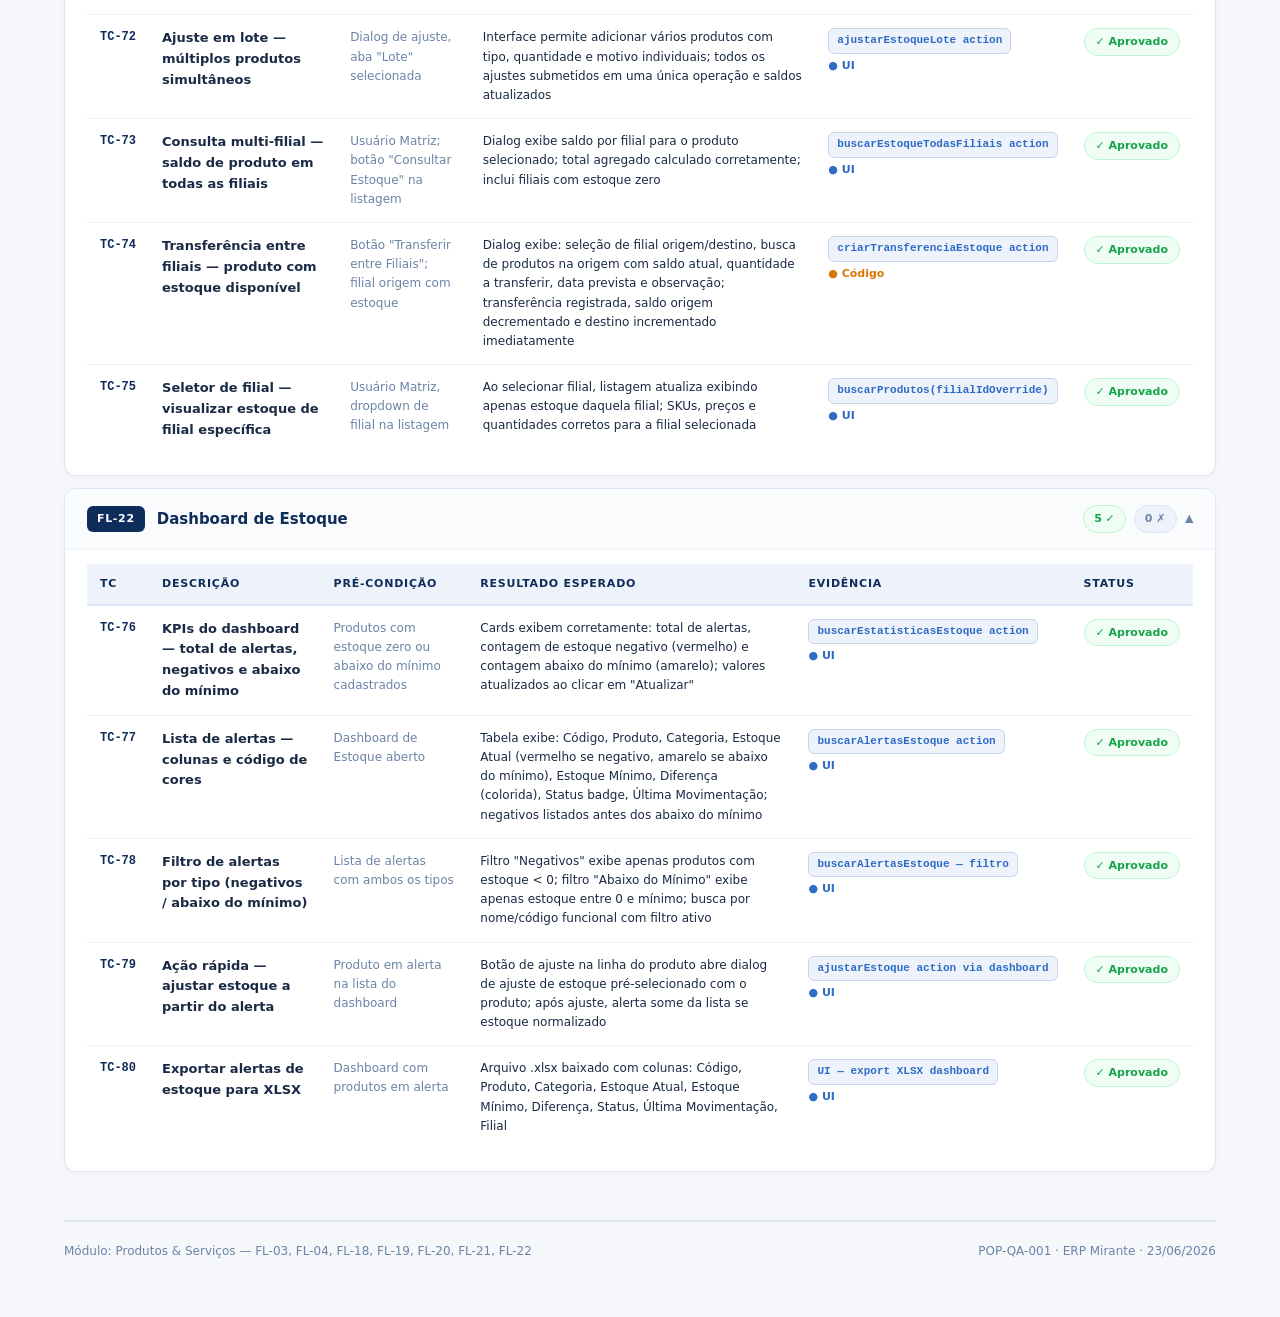
<file: produtos.html>
﻿<!DOCTYPE html>
<html lang="pt-BR">
<head>
<meta charset="UTF-8"/>
<meta name="viewport" content="width=device-width,initial-scale=1.0"/>
<title>Produtos &amp; Serviços — Relatório de Testes ERP Mirante</title>
<link rel="stylesheet" href="style.css"/>
<script src="components.js"></script>
</head>
<body>
<main class="main">
  <div class="scoreboard">
    <div class="score-card total"><div class="num">46</div><div class="lbl">Total</div></div>
    <div class="score-card pass"><div class="num">46</div><div class="lbl">Aprovados</div></div>
    <div class="score-card fail"><div class="num">0</div><div class="lbl">Reprovados</div></div>
    <div class="score-card rate"><div class="num">100%</div><div class="lbl">Taxa</div></div>
  </div>

  <div class="section-title">Casos de Teste — Produtos &amp; Serviços (7 fluxos)</div>
  <div class="accordion">

    <!-- ── FL-03: PRODUTOS CRUD & WIZARD ── -->
    <div class="flow-card open" id="fl-prod-01">
      <div class="flow-header" onclick="toggleFlow('fl-prod-01')">
        <div class="flow-info"><span class="flow-code">FL-03</span><span class="flow-name">Produtos — CRUD, Wizard &amp; Recursos Avançados</span></div>
        <div class="flow-badges"><span class="badge badge-pass">14 ✓</span><span class="badge badge-fail">0 ✗</span><span class="chevron">▼</span></div>
      </div>
      <div class="flow-body">
        <table class="tc-table">
          <thead><tr><th>TC</th><th>Descrição</th><th>Pré-condição</th><th>Resultado Esperado</th><th>Evidência</th><th>Status</th></tr></thead>
          <tbody>
            <tr><td class="tc-code">TC-35</td><td class="tc-desc">Listagem de produtos com busca e filtros</td><td class="tc-pre">Módulo Produtos &gt; Estoque aberto</td><td class="tc-exp">Tabela exibe código, nome, categoria, preço custo, preço venda, estoque e status; busca por nome/SKU/EAN funcional; filtro por categoria e status (Ativo/Inativo)</td><td><span class="api-tag">buscarProdutos action</span><span class="ev-ui">● UI</span></td><td><span class="status-badge s-pass">✓ Aprovado</span></td></tr>
            <tr><td class="tc-code">TC-36</td><td class="tc-desc">Wizard step 1 — criar produto com nome, SKU e categoria</td><td class="tc-pre">Botão "Novo Produto" clicado, wizard aberto</td><td class="tc-exp">Step 1 exibe campos Nome, SKU (auto-gerado), Marca, Categoria, Descrição Resumida, Descrição Completa, toggle "Venda sem Estoque" e toggle "É Kit"; SKU gerado automaticamente</td><td><span class="api-tag">gerarCodigoProduto action</span><span class="ev-ui">● UI</span></td><td><span class="status-badge s-pass">✓ Aprovado</span></td></tr>
            <tr><td class="tc-code">TC-37</td><td class="tc-desc">Wizard step 2 — preços com cálculo de margem e markup</td><td class="tc-pre">Step 2 do wizard aberto</td><td class="tc-exp">Campos Preço de Compra, Preço de Custo, Preço de Venda e Tabela de Preço exibidos; ao preencher custo e venda, margem (%) e markup (%) calculados automaticamente</td><td><span class="api-tag">UI — cálculo margem</span><span class="ev-ui">● UI</span></td><td><span class="status-badge s-pass">✓ Aprovado</span></td></tr>
            <tr><td class="tc-code">TC-38</td><td class="tc-desc">Wizard step 3 — estoque inicial, mínimo, máximo e logística</td><td class="tc-pre">Step 3 do wizard aberto</td><td class="tc-exp">Campos Estoque Inicial, Mínimo, Máximo, Localização, Peso (kg), Altura, Largura e Comprimento (cm) exibidos e salvos corretamente</td><td><span class="api-tag">criarProduto action</span><span class="ev-ui">● UI</span></td><td><span class="status-badge s-pass">✓ Aprovado</span></td></tr>
            <tr><td class="tc-code">TC-39</td><td class="tc-desc">Wizard step 4 — informações fiscais (NCM, CST, CFOP)</td><td class="tc-pre">Step 4 do wizard aberto</td><td class="tc-exp">Campos NCM, CEST, CFOP, CST/CSOSN (agrupado), Origem (0-8), alíquotas ICMS/PIS/COFINS exibidos; produto salvo com dados fiscais corretos</td><td><span class="api-tag">criarProduto action — fiscal</span><span class="ev-code">● Código</span></td><td><span class="status-badge s-pass">✓ Aprovado</span></td></tr>
            <tr><td class="tc-code">TC-40</td><td class="tc-desc">Wizard step 5 — upload de até 5 imagens via R2</td><td class="tc-pre">Step 5 do wizard, imagens selecionadas</td><td class="tc-exp">Até 5 imagens aceitas; imagem principal definível; preview exibido; URLs salvas no R2 Cloudflare e persistidas no banco</td><td><span class="api-tag">salvarImagemProduto action</span><span class="ev-code">● Código</span></td><td><span class="status-badge s-pass">✓ Aprovado</span></td></tr>
            <tr><td class="tc-code">TC-41</td><td class="tc-desc">Editar produto — alteração de preço de venda</td><td class="tc-pre">Produto existente, ícone de edição clicado</td><td class="tc-exp">Wizard aberto em modo edição com dados pré-preenchidos; novo preço salvo, margem/markup recalculados, lista atualizada</td><td><span class="api-tag">editarProduto action</span><span class="ev-ui">● UI</span></td><td><span class="status-badge s-pass">✓ Aprovado</span></td></tr>
            <tr><td class="tc-code">TC-42</td><td class="tc-desc">Duplicar produto — cópia com mesmo conteúdo</td><td class="tc-pre">Menu de ações do produto, opção "Duplicar"</td><td class="tc-exp">Novo produto criado com dados idênticos ao original (exceto SKU único gerado automaticamente); aparece na lista</td><td><span class="api-tag">duplicarProduto action</span><span class="ev-ui">● UI</span></td><td><span class="status-badge s-pass">✓ Aprovado</span></td></tr>
            <tr><td class="tc-code">TC-43</td><td class="tc-desc">Ativar / Desativar produto (toggle)</td><td class="tc-pre">Produto ativo na listagem</td><td class="tc-exp">Status alterna entre Ativo e Inativo; badge atualizado na lista; produto inativo não aparece em buscas do PDV</td><td><span class="api-tag">toggleAtivoProduto action</span><span class="ev-ui">● UI</span></td><td><span class="status-badge s-pass">✓ Aprovado</span></td></tr>
            <tr><td class="tc-code">TC-44</td><td class="tc-desc">Produto tipo Kit — adicionar e remover itens de composição</td><td class="tc-pre">Produto com toggle "É Kit" ativado; menu "Itens do Kit"</td><td class="tc-exp">Dialog permite buscar e adicionar produtos com quantidade; itens listados; remoção individual funcional; produto não pode ser adicionado como componente de si mesmo</td><td><span class="api-tag">adicionarItemKit / removerItemKit</span><span class="ev-code">● Código</span></td><td><span class="status-badge s-pass">✓ Aprovado</span></td></tr>
            <tr><td class="tc-code">TC-45</td><td class="tc-desc">Variações / Grade — criar variação com cor, tamanho e preço adicional</td><td class="tc-pre">Menu de ações &gt; "Variações / Grade"</td><td class="tc-exp">Dialog exibe variações existentes; nova variação criada com Cor, Tamanho, SKU variação, Código de Barras, Preço Adicional e Estoque Inicial; salva corretamente</td><td><span class="api-tag">salvarVariacao action</span><span class="ev-ui">● UI</span></td><td><span class="status-badge s-pass">✓ Aprovado</span></td></tr>
            <tr><td class="tc-code">TC-46</td><td class="tc-desc">Visualizar produto — dialog read-only com 5 abas</td><td class="tc-pre">Menu de ações &gt; "Visualizar"</td><td class="tc-exp">Dialog exibe 5 abas: Informações, Preços, Estoque/Logística, Fiscal, Mídia &amp; SEO; todos os campos visíveis sem edição; botão "Editar" abre wizard</td><td><span class="api-tag">buscarProdutoPorId action</span><span class="ev-ui">● UI</span></td><td><span class="status-badge s-pass">✓ Aprovado</span></td></tr>
            <tr><td class="tc-code">TC-47</td><td class="tc-desc">Excluir produto sem movimentações</td><td class="tc-pre">Produto sem pedidos ou entradas vinculadas</td><td class="tc-exp">Confirmação por modal; soft delete (deletedAt preenchido); produto desaparece da lista</td><td><span class="api-tag">excluirProduto action</span><span class="ev-ui">● UI</span></td><td><span class="status-badge s-pass">✓ Aprovado</span></td></tr>
            <tr><td class="tc-code">TC-48</td><td class="tc-desc">Exportar lista de produtos para XLSX</td><td class="tc-pre">Listagem de produtos com dados</td><td class="tc-exp">Arquivo .xlsx baixado com colunas: Código, Nome, Categoria, Marca, UN, Preço Custo, Preço Venda, Estoque, Est. Mínimo, Status, Filial</td><td><span class="api-tag">UI — export XLSX</span><span class="ev-ui">● UI</span></td><td><span class="status-badge s-pass">✓ Aprovado</span></td></tr>
          </tbody>
        </table>
      </div>
    </div>

    <!-- ── FL-04: SERVIÇOS ── -->
    <div class="flow-card open" id="fl-serv-01">
      <div class="flow-header" onclick="toggleFlow('fl-serv-01')">
        <div class="flow-info"><span class="flow-code">FL-04</span><span class="flow-name">Serviços — CRUD, Categorias &amp; Recursos</span></div>
        <div class="flow-badges"><span class="badge badge-pass">8 ✓</span><span class="badge badge-fail">0 ✗</span><span class="chevron">▼</span></div>
      </div>
      <div class="flow-body">
        <table class="tc-table">
          <thead><tr><th>TC</th><th>Descrição</th><th>Pré-condição</th><th>Resultado Esperado</th><th>Evidência</th><th>Status</th></tr></thead>
          <tbody>
            <tr><td class="tc-code">TC-49</td><td class="tc-desc">Listagem de serviços com busca e filtros</td><td class="tc-pre">Módulo Produtos &gt; Serviços, aba "Itens"</td><td class="tc-exp">Tabela exibe Código, Nome, Descrição, Categoria, Preço (formatado), Duração (ex: "2h 30min") e Status; busca por nome/código funcional; filtro por categoria e status</td><td><span class="api-tag">buscarServicos action</span><span class="ev-ui">● UI</span></td><td><span class="status-badge s-pass">✓ Aprovado</span></td></tr>
            <tr><td class="tc-code">TC-50</td><td class="tc-desc">Cadastrar serviço — wizard 3 passos</td><td class="tc-pre">Botão "Novo Serviço" clicado</td><td class="tc-exp">Step 1: Nome, Código (auto-gerado), Categoria, Descrição; Step 2: Preço, Custo Operacional, Duração em minutos; Step 3: revisão e toggle Ativo; serviço salvo e exibido na lista</td><td><span class="api-tag">criarServico action</span><span class="ev-ui">● UI</span></td><td><span class="status-badge s-pass">✓ Aprovado</span></td></tr>
            <tr><td class="tc-code">TC-51</td><td class="tc-desc">Editar valor do serviço</td><td class="tc-pre">Serviço existente, ação "Editar"</td><td class="tc-exp">Wizard em modo edição com dados pré-preenchidos; novo valor salvo e refletido nas vendas subsequentes</td><td><span class="api-tag">editarServico action</span><span class="ev-ui">● UI</span></td><td><span class="status-badge s-pass">✓ Aprovado</span></td></tr>
            <tr><td class="tc-code">TC-52</td><td class="tc-desc">Informações fiscais do serviço (código LC 116, ISS)</td><td class="tc-pre">Serviço em edição</td><td class="tc-exp">Campos de código de serviço LC 116, CSOSN, CFOP acessíveis e salvos; serviço emite NFS-e corretamente ao ser vendido</td><td><span class="api-tag">editarServico action — fiscal</span><span class="ev-code">● Código</span></td><td><span class="status-badge s-pass">✓ Aprovado</span></td></tr>
            <tr><td class="tc-code">TC-53</td><td class="tc-desc">Duplicar serviço — cópia inativa criada</td><td class="tc-pre">Menu de ações &gt; "Duplicar"</td><td class="tc-exp">Novo serviço criado com mesmo conteúdo, status INATIVO e código único; aparece na listagem</td><td><span class="api-tag">duplicarServico action</span><span class="ev-ui">● UI</span></td><td><span class="status-badge s-pass">✓ Aprovado</span></td></tr>
            <tr><td class="tc-code">TC-54</td><td class="tc-desc">Ativar / Desativar serviço</td><td class="tc-pre">Serviço ativo na listagem</td><td class="tc-exp">Toggle alterna status; badge atualizado; serviço inativo não aparece na seleção de vendas</td><td><span class="api-tag">toggleAtivoServico action</span><span class="ev-ui">● UI</span></td><td><span class="status-badge s-pass">✓ Aprovado</span></td></tr>
            <tr><td class="tc-code">TC-55</td><td class="tc-desc">Categorias de serviço — criar com cor</td><td class="tc-pre">Aba "Categorias" de serviços, botão nova categoria</td><td class="tc-exp">Dialog com campos Nome, Descrição e seletor de cor (10 opções); categoria salva e exibida no grid com cor definida</td><td><span class="api-tag">criarCategoriaServico action</span><span class="ev-ui">● UI</span></td><td><span class="status-badge s-pass">✓ Aprovado</span></td></tr>
            <tr><td class="tc-code">TC-56</td><td class="tc-desc">Exportar serviços para XLSX</td><td class="tc-pre">Listagem com serviços cadastrados</td><td class="tc-exp">Arquivo .xlsx baixado com colunas: Código, Nome, Categoria, Preço, Duração, Status</td><td><span class="api-tag">UI — export XLSX</span><span class="ev-ui">● UI</span></td><td><span class="status-badge s-pass">✓ Aprovado</span></td></tr>
          </tbody>
        </table>
      </div>
    </div>

    <!-- ── FL-18: CATEGORIAS DE PRODUTOS ── -->
    <div class="flow-card open" id="fl-cat-01">
      <div class="flow-header" onclick="toggleFlow('fl-cat-01')">
        <div class="flow-info"><span class="flow-code">FL-18</span><span class="flow-name">Categorias de Produtos</span></div>
        <div class="flow-badges"><span class="badge badge-pass">4 ✓</span><span class="badge badge-fail">0 ✗</span><span class="chevron">▼</span></div>
      </div>
      <div class="flow-body">
        <table class="tc-table">
          <thead><tr><th>TC</th><th>Descrição</th><th>Pré-condição</th><th>Resultado Esperado</th><th>Evidência</th><th>Status</th></tr></thead>
          <tbody>
            <tr><td class="tc-code">TC-57</td><td class="tc-desc">Criar categoria de produto com cor</td><td class="tc-pre">Estoque &gt; aba "Categorias", botão nova categoria</td><td class="tc-exp">Dialog exibe campos Nome, Descrição e seletor de 10 cores; categoria salva, aparece no grid com indicador de cor e contador de produtos (0)</td><td><span class="api-tag">criarCategoria action</span><span class="ev-ui">● UI</span></td><td><span class="status-badge s-pass">✓ Aprovado</span></td></tr>
            <tr><td class="tc-code">TC-58</td><td class="tc-desc">Editar nome e cor de categoria existente</td><td class="tc-pre">Categoria existente, dropdown &gt; "Editar"</td><td class="tc-exp">Dialog aberto com dados pré-preenchidos; alterações salvas; card na grid atualizado com novo nome e cor; produtos vinculados preservam associação</td><td><span class="api-tag">editarCategoria action</span><span class="ev-ui">● UI</span></td><td><span class="status-badge s-pass">✓ Aprovado</span></td></tr>
            <tr><td class="tc-code">TC-59</td><td class="tc-desc">Excluir categoria sem produtos vinculados</td><td class="tc-pre">Categoria com 0 produtos</td><td class="tc-exp">Exclusão confirmada; categoria removida da grid sem erros</td><td><span class="api-tag">excluirCategoria action</span><span class="ev-ui">● UI</span></td><td><span class="status-badge s-pass">✓ Aprovado</span></td></tr>
            <tr><td class="tc-code">TC-60</td><td class="tc-desc">Bloqueio de exclusão de categoria com produtos vinculados</td><td class="tc-pre">Categoria com produtos associados</td><td class="tc-exp">Tentativa de exclusão exibe aviso informando quantidade de produtos vinculados; exclusão bloqueada até reassociação</td><td><span class="api-tag">excluirCategoria — validation</span><span class="ev-code">● Código</span></td><td><span class="status-badge s-pass">✓ Aprovado</span></td></tr>
          </tbody>
        </table>
      </div>
    </div>

    <!-- ── FL-19: PROMOÇÕES ── -->
    <div class="flow-card open" id="fl-promo-01">
      <div class="flow-header" onclick="toggleFlow('fl-promo-01')">
        <div class="flow-info"><span class="flow-code">FL-19</span><span class="flow-name">Promoções</span></div>
        <div class="flow-badges"><span class="badge badge-pass">5 ✓</span><span class="badge badge-fail">0 ✗</span><span class="chevron">▼</span></div>
      </div>
      <div class="flow-body">
        <table class="tc-table">
          <thead><tr><th>TC</th><th>Descrição</th><th>Pré-condição</th><th>Resultado Esperado</th><th>Evidência</th><th>Status</th></tr></thead>
          <tbody>
            <tr><td class="tc-code">TC-61</td><td class="tc-desc">Criar promoção tipo Porcentagem com canais PDV e E-commerce</td><td class="tc-pre">Estoque &gt; aba "Promoções", botão nova promoção</td><td class="tc-exp">Dialog exibe campos Nome, Tipo (PORCENTAGEM), Valor (%), Data Início/Fim, Status, Canais (checkboxes: PDV, E-commerce, App, Marketplace, WhatsApp), Qtd. Mínima, Limite por Cliente, Usos Máximos; promoção salva com status ATIVO</td><td><span class="api-tag">criarPromocao action</span><span class="ev-ui">● UI</span></td><td><span class="status-badge s-pass">✓ Aprovado</span></td></tr>
            <tr><td class="tc-code">TC-62</td><td class="tc-desc">Criar promoção tipo Compre X Leve Y</td><td class="tc-pre">Dialog de promoção, tipo "COMPRE_X_LEVE_Y" selecionado</td><td class="tc-exp">Campos específicos do tipo exibidos; promoção salva e listada com tipo correto e contagem de canais</td><td><span class="api-tag">criarPromocao action</span><span class="ev-ui">● UI</span></td><td><span class="status-badge s-pass">✓ Aprovado</span></td></tr>
            <tr><td class="tc-code">TC-63</td><td class="tc-desc">Ativar / Desativar promoção</td><td class="tc-pre">Promoção existente na listagem</td><td class="tc-exp">Status alterna (ATIVO ↔ INATIVO); badge atualizado; promoção inativa não aplicada nas vendas</td><td><span class="api-tag">toggleStatusPromocao action</span><span class="ev-ui">● UI</span></td><td><span class="status-badge s-pass">✓ Aprovado</span></td></tr>
            <tr><td class="tc-code">TC-64</td><td class="tc-desc">Duplicar promoção — cópia inativa criada</td><td class="tc-pre">Menu de ações &gt; "Duplicar"</td><td class="tc-exp">Nova promoção criada com mesmo conteúdo e status INATIVO; aparece na listagem com filtro "Todos"</td><td><span class="api-tag">duplicarPromocao action</span><span class="ev-ui">● UI</span></td><td><span class="status-badge s-pass">✓ Aprovado</span></td></tr>
            <tr><td class="tc-code">TC-65</td><td class="tc-desc">Filtro de promoções por status (Agendado / Expirado)</td><td class="tc-pre">Promoções com datas início/fim configuradas</td><td class="tc-exp">Filtro "Agendado" exibe promoções com data início futura; filtro "Expirado" exibe promoções com data fim passada; badges de status corretos</td><td><span class="api-tag">buscarPromocoes action</span><span class="ev-ui">● UI</span></td><td><span class="status-badge s-pass">✓ Aprovado</span></td></tr>
          </tbody>
        </table>
      </div>
    </div>

    <!-- ── FL-20: TABELAS DE PREÇO ── -->
    <div class="flow-card open" id="fl-tabpreco-01">
      <div class="flow-header" onclick="toggleFlow('fl-tabpreco-01')">
        <div class="flow-info"><span class="flow-code">FL-20</span><span class="flow-name">Tabelas de Preço</span></div>
        <div class="flow-badges"><span class="badge badge-pass">4 ✓</span><span class="badge badge-fail">0 ✗</span><span class="chevron">▼</span></div>
      </div>
      <div class="flow-body">
        <table class="tc-table">
          <thead><tr><th>TC</th><th>Descrição</th><th>Pré-condição</th><th>Resultado Esperado</th><th>Evidência</th><th>Status</th></tr></thead>
          <tbody>
            <tr><td class="tc-code">TC-66</td><td class="tc-desc">Criar tabela de preço com nome e descrição</td><td class="tc-pre">Estoque &gt; aba "Tabelas de Preço", botão nova tabela</td><td class="tc-exp">Dialog exibe campos Nome (obrigatório), Descrição e toggle Ativo; tabela salva e listada com contagem de produtos vinculados (0)</td><td><span class="api-tag">criarTabelaPreco action</span><span class="ev-ui">● UI</span></td><td><span class="status-badge s-pass">✓ Aprovado</span></td></tr>
            <tr><td class="tc-code">TC-67</td><td class="tc-desc">Vincular tabela de preço a um produto no wizard</td><td class="tc-pre">Tabela de preço ativa cadastrada; wizard step 2 de produto</td><td class="tc-exp">Campo "Tabela de Preço Associada" exibe tabelas ativas no select; produto salvo com tabela vinculada; contador de produtos da tabela incrementa</td><td><span class="api-tag">criarProduto — tabelaPrecoId</span><span class="ev-code">● Código</span></td><td><span class="status-badge s-pass">✓ Aprovado</span></td></tr>
            <tr><td class="tc-code">TC-68</td><td class="tc-desc">Visualizar produtos vinculados à tabela</td><td class="tc-pre">Tabela com produtos associados; ação "Visualizar Produtos"</td><td class="tc-exp">Lista de produtos vinculados exibida com nome, SKU e preço de venda</td><td><span class="api-tag">buscarProdutosDaTabela action</span><span class="ev-ui">● UI</span></td><td><span class="status-badge s-pass">✓ Aprovado</span></td></tr>
            <tr><td class="tc-code">TC-69</td><td class="tc-desc">Ativar / Desativar tabela de preço</td><td class="tc-pre">Tabela existente na listagem</td><td class="tc-exp">Toggle altera status; tabela inativa não aparece no select do wizard de produto</td><td><span class="api-tag">toggleAtivoTabelaPreco action</span><span class="ev-ui">● UI</span></td><td><span class="status-badge s-pass">✓ Aprovado</span></td></tr>
          </tbody>
        </table>
      </div>
    </div>

    <!-- ── FL-21: AJUSTE DE ESTOQUE & VARIAÇÕES ── -->
    <div class="flow-card open" id="fl-ajuste-01">
      <div class="flow-header" onclick="toggleFlow('fl-ajuste-01')">
        <div class="flow-info"><span class="flow-code">FL-21</span><span class="flow-name">Ajuste de Estoque &amp; Multi-filial</span></div>
        <div class="flow-badges"><span class="badge badge-pass">6 ✓</span><span class="badge badge-fail">0 ✗</span><span class="chevron">▼</span></div>
      </div>
      <div class="flow-body">
        <table class="tc-table">
          <thead><tr><th>TC</th><th>Descrição</th><th>Pré-condição</th><th>Resultado Esperado</th><th>Evidência</th><th>Status</th></tr></thead>
          <tbody>
            <tr><td class="tc-code">TC-70</td><td class="tc-desc">Ajuste individual de estoque — entrada com motivo "Compra"</td><td class="tc-pre">Dialog de ajuste aberto, modo individual</td><td class="tc-exp">Campos: busca de produto, tipo (entrada/saída/correção), quantidade, motivo (dropdown "Compra"), documento e observação; saldo atualizado após confirmação; movimentação registrada</td><td><span class="api-tag">ajustarEstoque action</span><span class="ev-ui">● UI</span></td><td><span class="status-badge s-pass">✓ Aprovado</span></td></tr>
            <tr><td class="tc-code">TC-71</td><td class="tc-desc">Ajuste individual de estoque — saída com motivo "Perda/Quebra"</td><td class="tc-pre">Dialog de ajuste, tipo "saída" selecionado</td><td class="tc-exp">Motivos de saída disponíveis: Venda, Devolução Fornecedor, Perda/Quebra, Furto, Vencimento, Acerto (Falta), Uso Interno; saldo decrementado corretamente</td><td><span class="api-tag">ajustarEstoque action</span><span class="ev-ui">● UI</span></td><td><span class="status-badge s-pass">✓ Aprovado</span></td></tr>
            <tr><td class="tc-code">TC-72</td><td class="tc-desc">Ajuste em lote — múltiplos produtos simultâneos</td><td class="tc-pre">Dialog de ajuste, aba "Lote" selecionada</td><td class="tc-exp">Interface permite adicionar vários produtos com tipo, quantidade e motivo individuais; todos os ajustes submetidos em uma única operação e saldos atualizados</td><td><span class="api-tag">ajustarEstoqueLote action</span><span class="ev-ui">● UI</span></td><td><span class="status-badge s-pass">✓ Aprovado</span></td></tr>
            <tr><td class="tc-code">TC-73</td><td class="tc-desc">Consulta multi-filial — saldo de produto em todas as filiais</td><td class="tc-pre">Usuário Matriz; botão "Consultar Estoque" na listagem</td><td class="tc-exp">Dialog exibe saldo por filial para o produto selecionado; total agregado calculado corretamente; inclui filiais com estoque zero</td><td><span class="api-tag">buscarEstoqueTodasFiliais action</span><span class="ev-ui">● UI</span></td><td><span class="status-badge s-pass">✓ Aprovado</span></td></tr>
            <tr><td class="tc-code">TC-74</td><td class="tc-desc">Transferência entre filiais — produto com estoque disponível</td><td class="tc-pre">Botão "Transferir entre Filiais"; filial origem com estoque</td><td class="tc-exp">Dialog exibe: seleção de filial origem/destino, busca de produtos na origem com saldo atual, quantidade a transferir, data prevista e observação; transferência registrada, saldo origem decrementado e destino incrementado imediatamente</td><td><span class="api-tag">criarTransferenciaEstoque action</span><span class="ev-code">● Código</span></td><td><span class="status-badge s-pass">✓ Aprovado</span></td></tr>
            <tr><td class="tc-code">TC-75</td><td class="tc-desc">Seletor de filial — visualizar estoque de filial específica</td><td class="tc-pre">Usuário Matriz, dropdown de filial na listagem</td><td class="tc-exp">Ao selecionar filial, listagem atualiza exibindo apenas estoque daquela filial; SKUs, preços e quantidades corretos para a filial selecionada</td><td><span class="api-tag">buscarProdutos(filialIdOverride)</span><span class="ev-ui">● UI</span></td><td><span class="status-badge s-pass">✓ Aprovado</span></td></tr>
          </tbody>
        </table>
      </div>
    </div>

    <!-- ── FL-22: DASHBOARD DE ESTOQUE ── -->
    <div class="flow-card open" id="fl-dash-estoque">
      <div class="flow-header" onclick="toggleFlow('fl-dash-estoque')">
        <div class="flow-info"><span class="flow-code">FL-22</span><span class="flow-name">Dashboard de Estoque</span></div>
        <div class="flow-badges"><span class="badge badge-pass">5 ✓</span><span class="badge badge-fail">0 ✗</span><span class="chevron">▼</span></div>
      </div>
      <div class="flow-body">
        <table class="tc-table">
          <thead><tr><th>TC</th><th>Descrição</th><th>Pré-condição</th><th>Resultado Esperado</th><th>Evidência</th><th>Status</th></tr></thead>
          <tbody>
            <tr><td class="tc-code">TC-76</td><td class="tc-desc">KPIs do dashboard — total de alertas, negativos e abaixo do mínimo</td><td class="tc-pre">Produtos com estoque zero ou abaixo do mínimo cadastrados</td><td class="tc-exp">Cards exibem corretamente: total de alertas, contagem de estoque negativo (vermelho) e contagem abaixo do mínimo (amarelo); valores atualizados ao clicar em "Atualizar"</td><td><span class="api-tag">buscarEstatisticasEstoque action</span><span class="ev-ui">● UI</span></td><td><span class="status-badge s-pass">✓ Aprovado</span></td></tr>
            <tr><td class="tc-code">TC-77</td><td class="tc-desc">Lista de alertas — colunas e código de cores</td><td class="tc-pre">Dashboard de Estoque aberto</td><td class="tc-exp">Tabela exibe: Código, Produto, Categoria, Estoque Atual (vermelho se negativo, amarelo se abaixo do mínimo), Estoque Mínimo, Diferença (colorida), Status badge, Última Movimentação; negativos listados antes dos abaixo do mínimo</td><td><span class="api-tag">buscarAlertasEstoque action</span><span class="ev-ui">● UI</span></td><td><span class="status-badge s-pass">✓ Aprovado</span></td></tr>
            <tr><td class="tc-code">TC-78</td><td class="tc-desc">Filtro de alertas por tipo (negativos / abaixo do mínimo)</td><td class="tc-pre">Lista de alertas com ambos os tipos</td><td class="tc-exp">Filtro "Negativos" exibe apenas produtos com estoque &lt; 0; filtro "Abaixo do Mínimo" exibe apenas estoque entre 0 e mínimo; busca por nome/código funcional com filtro ativo</td><td><span class="api-tag">buscarAlertasEstoque — filtro</span><span class="ev-ui">● UI</span></td><td><span class="status-badge s-pass">✓ Aprovado</span></td></tr>
            <tr><td class="tc-code">TC-79</td><td class="tc-desc">Ação rápida — ajustar estoque a partir do alerta</td><td class="tc-pre">Produto em alerta na lista do dashboard</td><td class="tc-exp">Botão de ajuste na linha do produto abre dialog de ajuste de estoque pré-selecionado com o produto; após ajuste, alerta some da lista se estoque normalizado</td><td><span class="api-tag">ajustarEstoque action via dashboard</span><span class="ev-ui">● UI</span></td><td><span class="status-badge s-pass">✓ Aprovado</span></td></tr>
            <tr><td class="tc-code">TC-80</td><td class="tc-desc">Exportar alertas de estoque para XLSX</td><td class="tc-pre">Dashboard com produtos em alerta</td><td class="tc-exp">Arquivo .xlsx baixado com colunas: Código, Produto, Categoria, Estoque Atual, Estoque Mínimo, Diferença, Status, Última Movimentação, Filial</td><td><span class="api-tag">UI — export XLSX dashboard</span><span class="ev-ui">● UI</span></td><td><span class="status-badge s-pass">✓ Aprovado</span></td></tr>
          </tbody>
        </table>
      </div>
    </div>

  </div>

  <div class="footer">
    <div>Módulo: Produtos &amp; Serviços — FL-03, FL-04, FL-18, FL-19, FL-20, FL-21, FL-22</div>
    <div>POP-QA-001 · ERP Mirante · 23/06/2026</div>
  </div>
</main>

<script>function toggleFlow(id){ document.getElementById(id).classList.toggle('open') }</script>
</body>
</html>
</file>
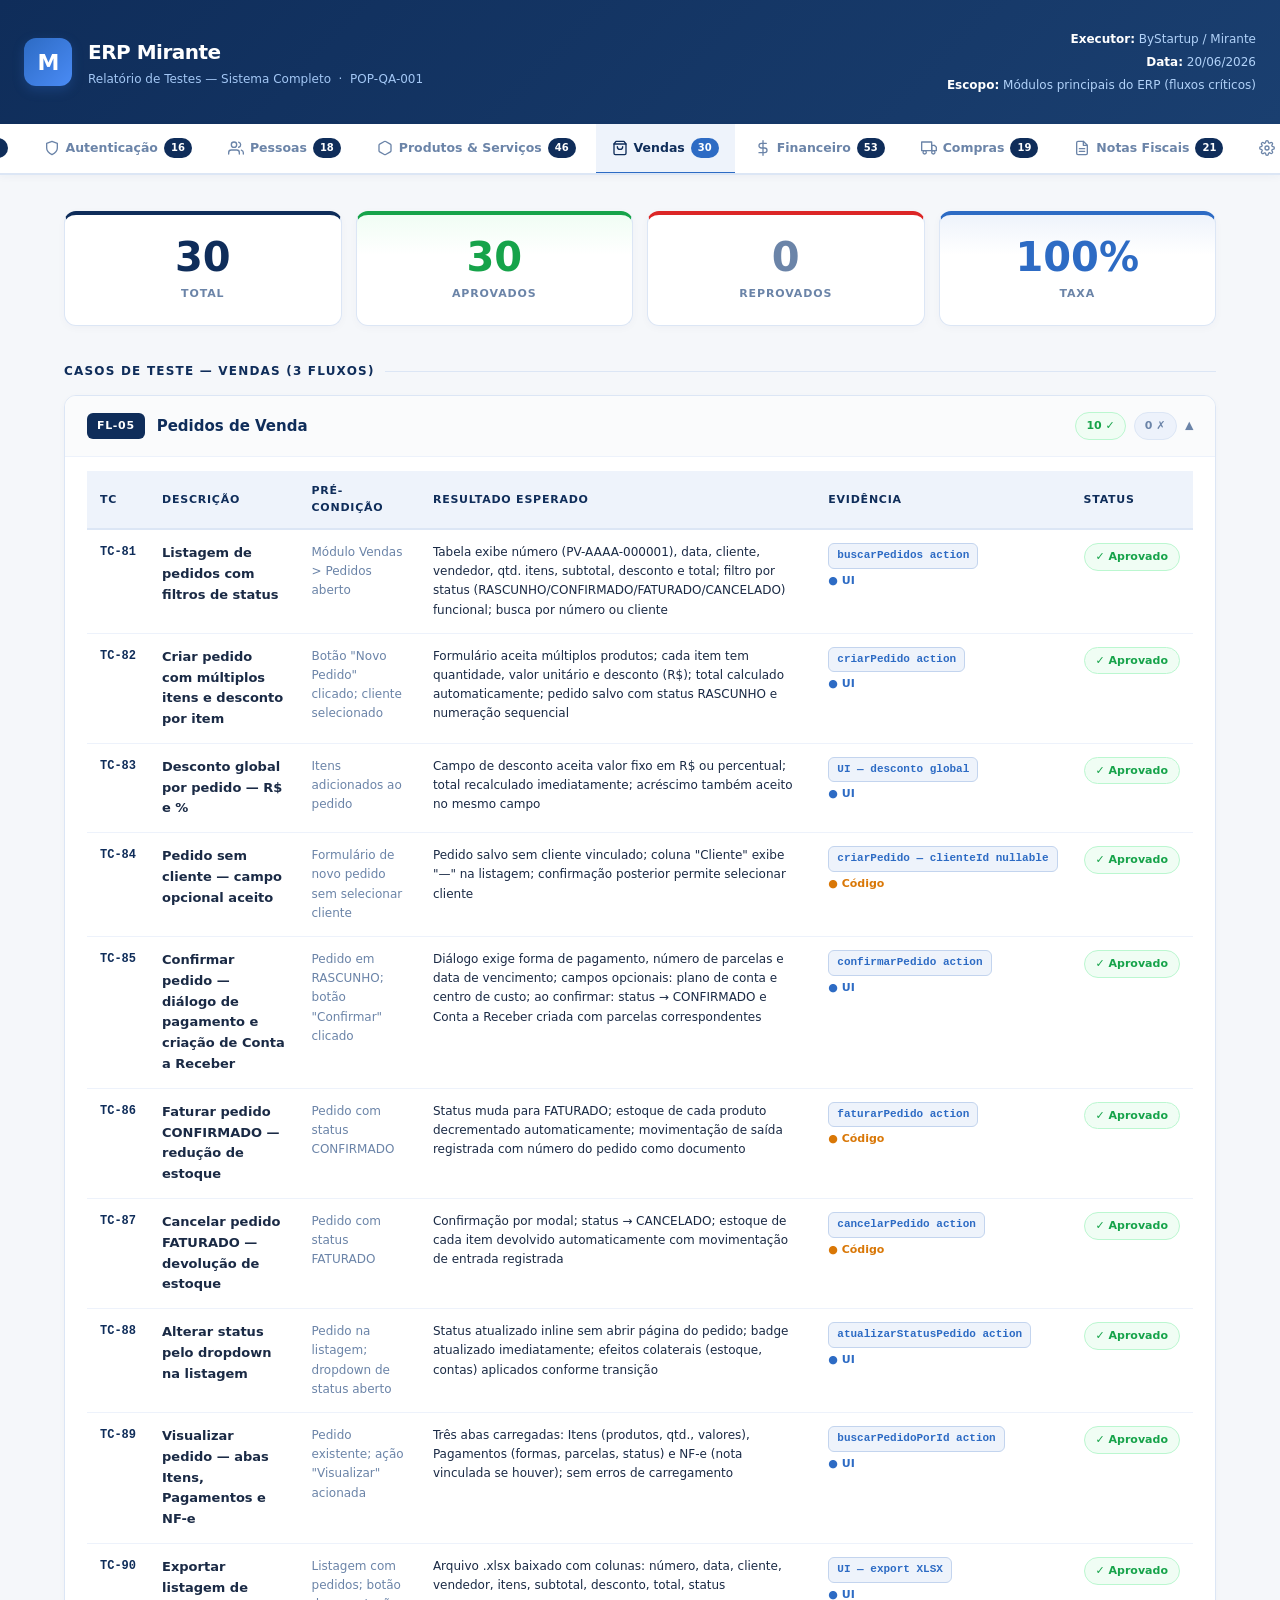
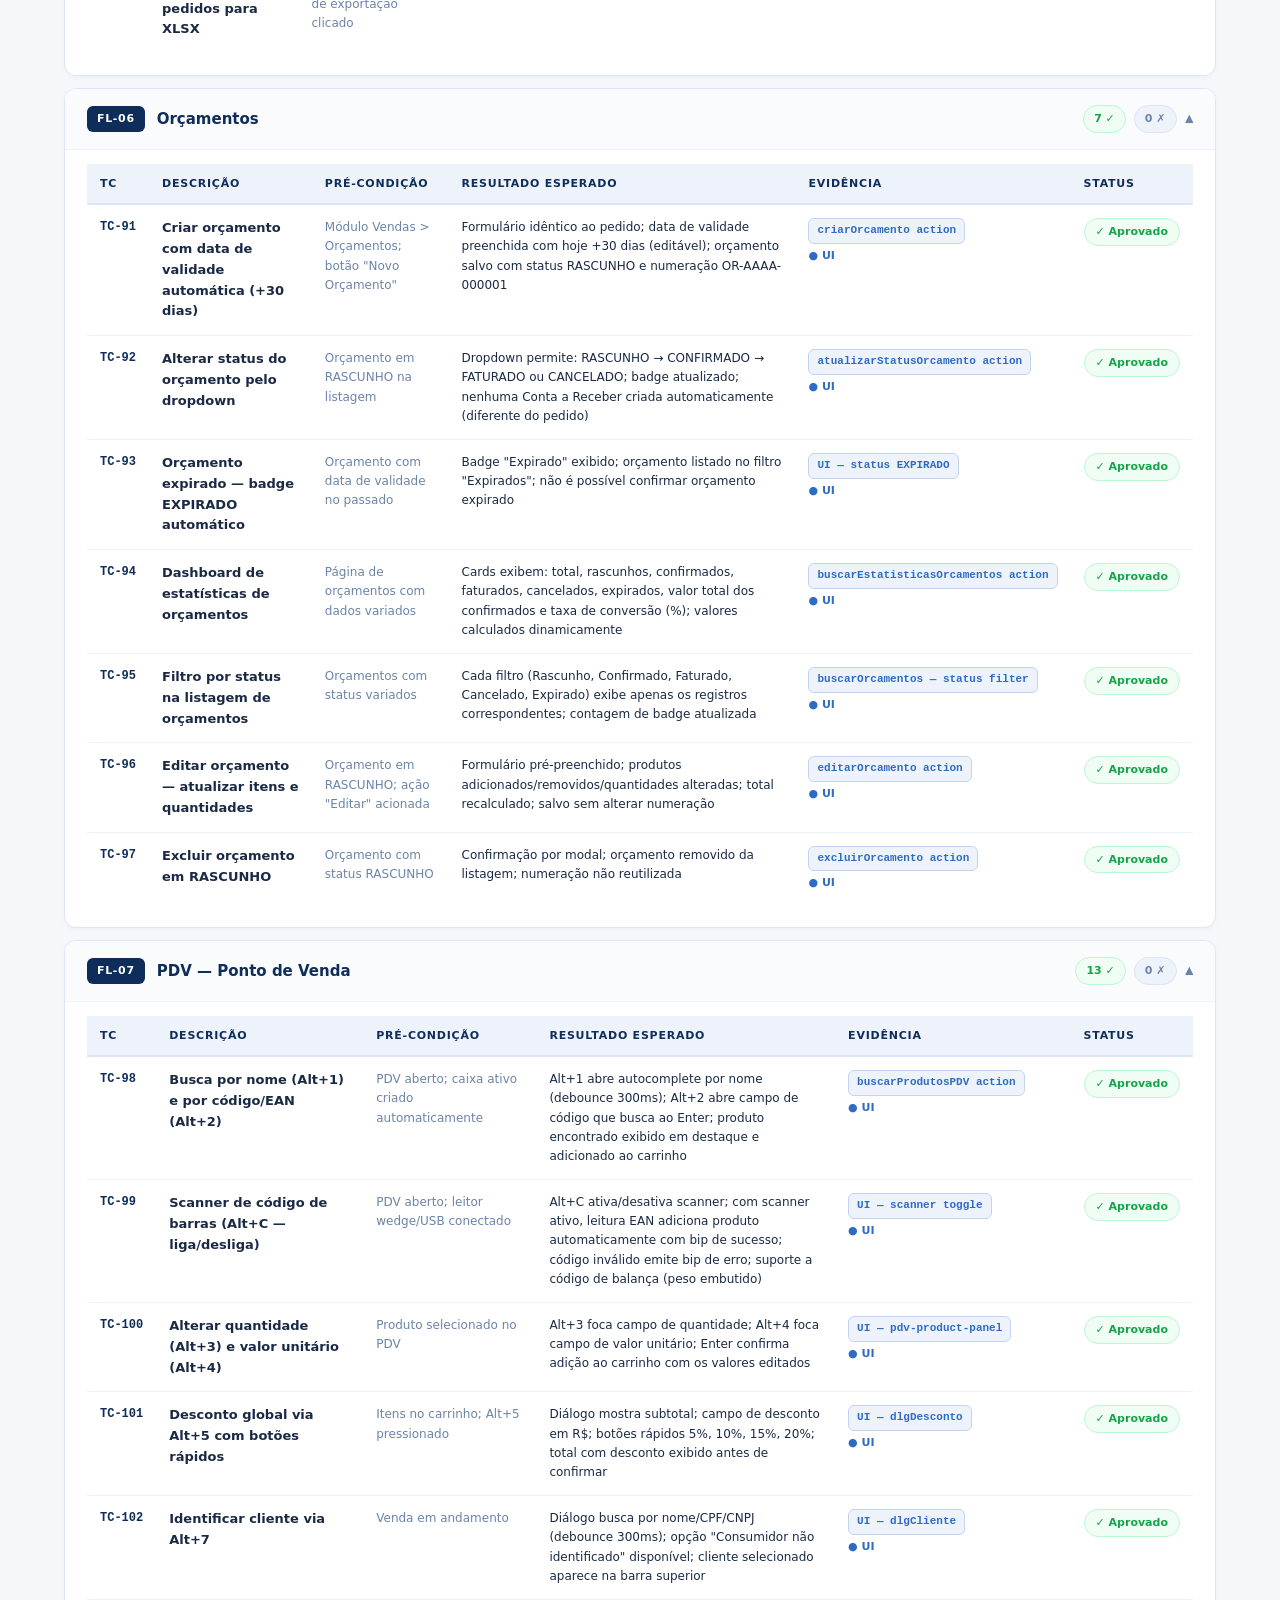
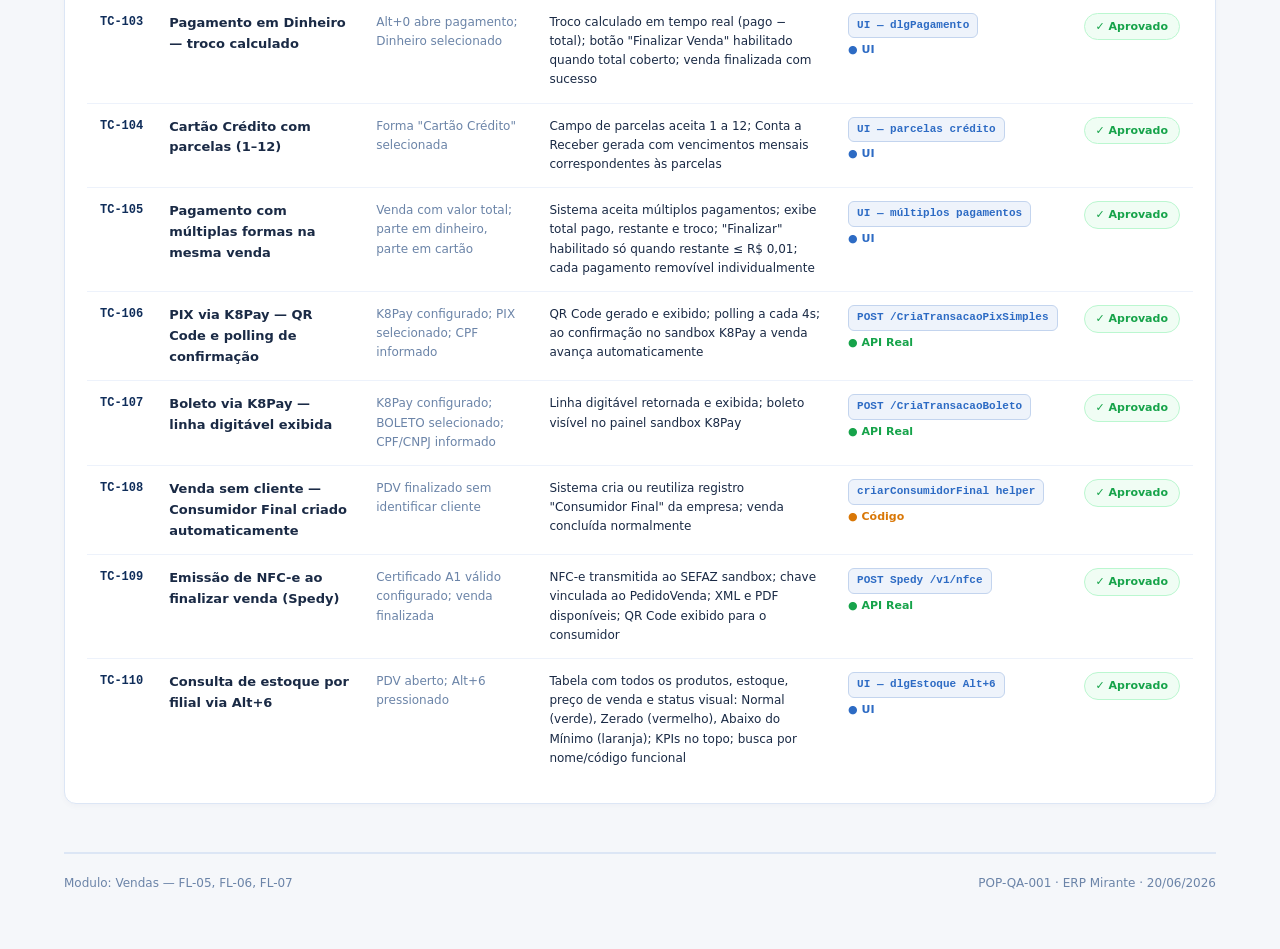
<file: vendas.html>
﻿<!DOCTYPE html>
<html lang="pt-BR">
<head>
<meta charset="UTF-8"/>
<meta name="viewport" content="width=device-width,initial-scale=1.0"/>
<title>Vendas — Relatório de Testes ERP Mirante</title>
<link rel="stylesheet" href="style.css"/>
<script src="components.js"></script>
</head>
<body>
<main class="main">

  <div class="scoreboard">
    <div class="score-card total"><div class="num">30</div><div class="lbl">Total</div></div>
    <div class="score-card pass"><div class="num">30</div><div class="lbl">Aprovados</div></div>
    <div class="score-card fail"><div class="num">0</div><div class="lbl">Reprovados</div></div>
    <div class="score-card rate"><div class="num">100%</div><div class="lbl">Taxa</div></div>
  </div>

  <div class="section-title">Casos de Teste — Vendas (3 fluxos)</div>
  <div class="accordion">

    <!-- FL-05: PEDIDOS DE VENDA -->
    <div class="flow-card open" id="fl-ped-01">
      <div class="flow-header" onclick="toggleFlow('fl-ped-01')">
        <div class="flow-info"><span class="flow-code">FL-05</span><span class="flow-name">Pedidos de Venda</span></div>
        <div class="flow-badges"><span class="badge badge-pass">10 ✓</span><span class="badge badge-fail">0 ✗</span><span class="chevron">▼</span></div>
      </div>
      <div class="flow-body">
        <table class="tc-table">
          <thead><tr><th>TC</th><th>Descrição</th><th>Pré-condição</th><th>Resultado Esperado</th><th>Evidência</th><th>Status</th></tr></thead>
          <tbody>
            <tr><td class="tc-code">TC-81</td><td class="tc-desc">Listagem de pedidos com filtros de status</td><td class="tc-pre">Módulo Vendas > Pedidos aberto</td><td class="tc-exp">Tabela exibe número (PV-AAAA-000001), data, cliente, vendedor, qtd. itens, subtotal, desconto e total; filtro por status (RASCUNHO/CONFIRMADO/FATURADO/CANCELADO) funcional; busca por número ou cliente</td><td><span class="api-tag">buscarPedidos action</span><span class="ev-ui">● UI</span></td><td><span class="status-badge s-pass">✓ Aprovado</span></td></tr>
            <tr><td class="tc-code">TC-82</td><td class="tc-desc">Criar pedido com múltiplos itens e desconto por item</td><td class="tc-pre">Botão "Novo Pedido" clicado; cliente selecionado</td><td class="tc-exp">Formulário aceita múltiplos produtos; cada item tem quantidade, valor unitário e desconto (R$); total calculado automaticamente; pedido salvo com status RASCUNHO e numeração sequencial</td><td><span class="api-tag">criarPedido action</span><span class="ev-ui">● UI</span></td><td><span class="status-badge s-pass">✓ Aprovado</span></td></tr>
            <tr><td class="tc-code">TC-83</td><td class="tc-desc">Desconto global por pedido — R$ e %</td><td class="tc-pre">Itens adicionados ao pedido</td><td class="tc-exp">Campo de desconto aceita valor fixo em R$ ou percentual; total recalculado imediatamente; acréscimo também aceito no mesmo campo</td><td><span class="api-tag">UI — desconto global</span><span class="ev-ui">● UI</span></td><td><span class="status-badge s-pass">✓ Aprovado</span></td></tr>
            <tr><td class="tc-code">TC-84</td><td class="tc-desc">Pedido sem cliente — campo opcional aceito</td><td class="tc-pre">Formulário de novo pedido sem selecionar cliente</td><td class="tc-exp">Pedido salvo sem cliente vinculado; coluna "Cliente" exibe "—" na listagem; confirmação posterior permite selecionar cliente</td><td><span class="api-tag">criarPedido — clienteId nullable</span><span class="ev-code">● Código</span></td><td><span class="status-badge s-pass">✓ Aprovado</span></td></tr>
            <tr><td class="tc-code">TC-85</td><td class="tc-desc">Confirmar pedido — diálogo de pagamento e criação de Conta a Receber</td><td class="tc-pre">Pedido em RASCUNHO; botão "Confirmar" clicado</td><td class="tc-exp">Diálogo exige forma de pagamento, número de parcelas e data de vencimento; campos opcionais: plano de conta e centro de custo; ao confirmar: status → CONFIRMADO e Conta a Receber criada com parcelas correspondentes</td><td><span class="api-tag">confirmarPedido action</span><span class="ev-ui">● UI</span></td><td><span class="status-badge s-pass">✓ Aprovado</span></td></tr>
            <tr><td class="tc-code">TC-86</td><td class="tc-desc">Faturar pedido CONFIRMADO — redução de estoque</td><td class="tc-pre">Pedido com status CONFIRMADO</td><td class="tc-exp">Status muda para FATURADO; estoque de cada produto decrementado automaticamente; movimentação de saída registrada com número do pedido como documento</td><td><span class="api-tag">faturarPedido action</span><span class="ev-code">● Código</span></td><td><span class="status-badge s-pass">✓ Aprovado</span></td></tr>
            <tr><td class="tc-code">TC-87</td><td class="tc-desc">Cancelar pedido FATURADO — devolução de estoque</td><td class="tc-pre">Pedido com status FATURADO</td><td class="tc-exp">Confirmação por modal; status → CANCELADO; estoque de cada item devolvido automaticamente com movimentação de entrada registrada</td><td><span class="api-tag">cancelarPedido action</span><span class="ev-code">● Código</span></td><td><span class="status-badge s-pass">✓ Aprovado</span></td></tr>
            <tr><td class="tc-code">TC-88</td><td class="tc-desc">Alterar status pelo dropdown na listagem</td><td class="tc-pre">Pedido na listagem; dropdown de status aberto</td><td class="tc-exp">Status atualizado inline sem abrir página do pedido; badge atualizado imediatamente; efeitos colaterais (estoque, contas) aplicados conforme transição</td><td><span class="api-tag">atualizarStatusPedido action</span><span class="ev-ui">● UI</span></td><td><span class="status-badge s-pass">✓ Aprovado</span></td></tr>
            <tr><td class="tc-code">TC-89</td><td class="tc-desc">Visualizar pedido — abas Itens, Pagamentos e NF-e</td><td class="tc-pre">Pedido existente; ação "Visualizar" acionada</td><td class="tc-exp">Três abas carregadas: Itens (produtos, qtd., valores), Pagamentos (formas, parcelas, status) e NF-e (nota vinculada se houver); sem erros de carregamento</td><td><span class="api-tag">buscarPedidoPorId action</span><span class="ev-ui">● UI</span></td><td><span class="status-badge s-pass">✓ Aprovado</span></td></tr>
            <tr><td class="tc-code">TC-90</td><td class="tc-desc">Exportar listagem de pedidos para XLSX</td><td class="tc-pre">Listagem com pedidos; botão de exportação clicado</td><td class="tc-exp">Arquivo .xlsx baixado com colunas: número, data, cliente, vendedor, itens, subtotal, desconto, total, status</td><td><span class="api-tag">UI — export XLSX</span><span class="ev-ui">● UI</span></td><td><span class="status-badge s-pass">✓ Aprovado</span></td></tr>
          </tbody>
        </table>
      </div>
    </div>

    <!-- FL-06: ORÇAMENTOS -->
    <div class="flow-card open" id="fl-orc-01">
      <div class="flow-header" onclick="toggleFlow('fl-orc-01')">
        <div class="flow-info"><span class="flow-code">FL-06</span><span class="flow-name">Orçamentos</span></div>
        <div class="flow-badges"><span class="badge badge-pass">7 ✓</span><span class="badge badge-fail">0 ✗</span><span class="chevron">▼</span></div>
      </div>
      <div class="flow-body">
        <table class="tc-table">
          <thead><tr><th>TC</th><th>Descrição</th><th>Pré-condição</th><th>Resultado Esperado</th><th>Evidência</th><th>Status</th></tr></thead>
          <tbody>
            <tr><td class="tc-code">TC-91</td><td class="tc-desc">Criar orçamento com data de validade automática (+30 dias)</td><td class="tc-pre">Módulo Vendas > Orçamentos; botão "Novo Orçamento"</td><td class="tc-exp">Formulário idêntico ao pedido; data de validade preenchida com hoje +30 dias (editável); orçamento salvo com status RASCUNHO e numeração OR-AAAA-000001</td><td><span class="api-tag">criarOrcamento action</span><span class="ev-ui">● UI</span></td><td><span class="status-badge s-pass">✓ Aprovado</span></td></tr>
            <tr><td class="tc-code">TC-92</td><td class="tc-desc">Alterar status do orçamento pelo dropdown</td><td class="tc-pre">Orçamento em RASCUNHO na listagem</td><td class="tc-exp">Dropdown permite: RASCUNHO → CONFIRMADO → FATURADO ou CANCELADO; badge atualizado; nenhuma Conta a Receber criada automaticamente (diferente do pedido)</td><td><span class="api-tag">atualizarStatusOrcamento action</span><span class="ev-ui">● UI</span></td><td><span class="status-badge s-pass">✓ Aprovado</span></td></tr>
            <tr><td class="tc-code">TC-93</td><td class="tc-desc">Orçamento expirado — badge EXPIRADO automático</td><td class="tc-pre">Orçamento com data de validade no passado</td><td class="tc-exp">Badge "Expirado" exibido; orçamento listado no filtro "Expirados"; não é possível confirmar orçamento expirado</td><td><span class="api-tag">UI — status EXPIRADO</span><span class="ev-ui">● UI</span></td><td><span class="status-badge s-pass">✓ Aprovado</span></td></tr>
            <tr><td class="tc-code">TC-94</td><td class="tc-desc">Dashboard de estatísticas de orçamentos</td><td class="tc-pre">Página de orçamentos com dados variados</td><td class="tc-exp">Cards exibem: total, rascunhos, confirmados, faturados, cancelados, expirados, valor total dos confirmados e taxa de conversão (%); valores calculados dinamicamente</td><td><span class="api-tag">buscarEstatisticasOrcamentos action</span><span class="ev-ui">● UI</span></td><td><span class="status-badge s-pass">✓ Aprovado</span></td></tr>
            <tr><td class="tc-code">TC-95</td><td class="tc-desc">Filtro por status na listagem de orçamentos</td><td class="tc-pre">Orçamentos com status variados</td><td class="tc-exp">Cada filtro (Rascunho, Confirmado, Faturado, Cancelado, Expirado) exibe apenas os registros correspondentes; contagem de badge atualizada</td><td><span class="api-tag">buscarOrcamentos — status filter</span><span class="ev-ui">● UI</span></td><td><span class="status-badge s-pass">✓ Aprovado</span></td></tr>
            <tr><td class="tc-code">TC-96</td><td class="tc-desc">Editar orçamento — atualizar itens e quantidades</td><td class="tc-pre">Orçamento em RASCUNHO; ação "Editar" acionada</td><td class="tc-exp">Formulário pré-preenchido; produtos adicionados/removidos/quantidades alteradas; total recalculado; salvo sem alterar numeração</td><td><span class="api-tag">editarOrcamento action</span><span class="ev-ui">● UI</span></td><td><span class="status-badge s-pass">✓ Aprovado</span></td></tr>
            <tr><td class="tc-code">TC-97</td><td class="tc-desc">Excluir orçamento em RASCUNHO</td><td class="tc-pre">Orçamento com status RASCUNHO</td><td class="tc-exp">Confirmação por modal; orçamento removido da listagem; numeração não reutilizada</td><td><span class="api-tag">excluirOrcamento action</span><span class="ev-ui">● UI</span></td><td><span class="status-badge s-pass">✓ Aprovado</span></td></tr>
          </tbody>
        </table>
      </div>
    </div>

    <!-- FL-07: PDV -->
    <div class="flow-card open" id="fl-pdv-01">
      <div class="flow-header" onclick="toggleFlow('fl-pdv-01')">
        <div class="flow-info"><span class="flow-code">FL-07</span><span class="flow-name">PDV — Ponto de Venda</span></div>
        <div class="flow-badges"><span class="badge badge-pass">13 ✓</span><span class="badge badge-fail">0 ✗</span><span class="chevron">▼</span></div>
      </div>
      <div class="flow-body">
        <table class="tc-table">
          <thead><tr><th>TC</th><th>Descrição</th><th>Pré-condição</th><th>Resultado Esperado</th><th>Evidência</th><th>Status</th></tr></thead>
          <tbody>
            <tr><td class="tc-code">TC-98</td><td class="tc-desc">Busca por nome (Alt+1) e por código/EAN (Alt+2)</td><td class="tc-pre">PDV aberto; caixa ativo criado automaticamente</td><td class="tc-exp">Alt+1 abre autocomplete por nome (debounce 300ms); Alt+2 abre campo de código que busca ao Enter; produto encontrado exibido em destaque e adicionado ao carrinho</td><td><span class="api-tag">buscarProdutosPDV action</span><span class="ev-ui">● UI</span></td><td><span class="status-badge s-pass">✓ Aprovado</span></td></tr>
            <tr><td class="tc-code">TC-99</td><td class="tc-desc">Scanner de código de barras (Alt+C — liga/desliga)</td><td class="tc-pre">PDV aberto; leitor wedge/USB conectado</td><td class="tc-exp">Alt+C ativa/desativa scanner; com scanner ativo, leitura EAN adiciona produto automaticamente com bip de sucesso; código inválido emite bip de erro; suporte a código de balança (peso embutido)</td><td><span class="api-tag">UI — scanner toggle</span><span class="ev-ui">● UI</span></td><td><span class="status-badge s-pass">✓ Aprovado</span></td></tr>
            <tr><td class="tc-code">TC-100</td><td class="tc-desc">Alterar quantidade (Alt+3) e valor unitário (Alt+4)</td><td class="tc-pre">Produto selecionado no PDV</td><td class="tc-exp">Alt+3 foca campo de quantidade; Alt+4 foca campo de valor unitário; Enter confirma adição ao carrinho com os valores editados</td><td><span class="api-tag">UI — pdv-product-panel</span><span class="ev-ui">● UI</span></td><td><span class="status-badge s-pass">✓ Aprovado</span></td></tr>
            <tr><td class="tc-code">TC-101</td><td class="tc-desc">Desconto global via Alt+5 com botões rápidos</td><td class="tc-pre">Itens no carrinho; Alt+5 pressionado</td><td class="tc-exp">Diálogo mostra subtotal; campo de desconto em R$; botões rápidos 5%, 10%, 15%, 20%; total com desconto exibido antes de confirmar</td><td><span class="api-tag">UI — dlgDesconto</span><span class="ev-ui">● UI</span></td><td><span class="status-badge s-pass">✓ Aprovado</span></td></tr>
            <tr><td class="tc-code">TC-102</td><td class="tc-desc">Identificar cliente via Alt+7</td><td class="tc-pre">Venda em andamento</td><td class="tc-exp">Diálogo busca por nome/CPF/CNPJ (debounce 300ms); opção "Consumidor não identificado" disponível; cliente selecionado aparece na barra superior</td><td><span class="api-tag">UI — dlgCliente</span><span class="ev-ui">● UI</span></td><td><span class="status-badge s-pass">✓ Aprovado</span></td></tr>
            <tr><td class="tc-code">TC-103</td><td class="tc-desc">Pagamento em Dinheiro — troco calculado</td><td class="tc-pre">Alt+0 abre pagamento; Dinheiro selecionado</td><td class="tc-exp">Troco calculado em tempo real (pago − total); botão "Finalizar Venda" habilitado quando total coberto; venda finalizada com sucesso</td><td><span class="api-tag">UI — dlgPagamento</span><span class="ev-ui">● UI</span></td><td><span class="status-badge s-pass">✓ Aprovado</span></td></tr>
            <tr><td class="tc-code">TC-104</td><td class="tc-desc">Cartão Crédito com parcelas (1–12)</td><td class="tc-pre">Forma "Cartão Crédito" selecionada</td><td class="tc-exp">Campo de parcelas aceita 1 a 12; Conta a Receber gerada com vencimentos mensais correspondentes às parcelas</td><td><span class="api-tag">UI — parcelas crédito</span><span class="ev-ui">● UI</span></td><td><span class="status-badge s-pass">✓ Aprovado</span></td></tr>
            <tr><td class="tc-code">TC-105</td><td class="tc-desc">Pagamento com múltiplas formas na mesma venda</td><td class="tc-pre">Venda com valor total; parte em dinheiro, parte em cartão</td><td class="tc-exp">Sistema aceita múltiplos pagamentos; exibe total pago, restante e troco; "Finalizar" habilitado só quando restante ≤ R$ 0,01; cada pagamento removível individualmente</td><td><span class="api-tag">UI — múltiplos pagamentos</span><span class="ev-ui">● UI</span></td><td><span class="status-badge s-pass">✓ Aprovado</span></td></tr>
            <tr><td class="tc-code">TC-106</td><td class="tc-desc">PIX via K8Pay — QR Code e polling de confirmação</td><td class="tc-pre">K8Pay configurado; PIX selecionado; CPF informado</td><td class="tc-exp">QR Code gerado e exibido; polling a cada 4s; ao confirmação no sandbox K8Pay a venda avança automaticamente</td><td><span class="api-tag">POST /CriaTransacaoPixSimples</span><span class="ev-real">● API Real</span></td><td><span class="status-badge s-pass">✓ Aprovado</span></td></tr>
            <tr><td class="tc-code">TC-107</td><td class="tc-desc">Boleto via K8Pay — linha digitável exibida</td><td class="tc-pre">K8Pay configurado; BOLETO selecionado; CPF/CNPJ informado</td><td class="tc-exp">Linha digitável retornada e exibida; boleto visível no painel sandbox K8Pay</td><td><span class="api-tag">POST /CriaTransacaoBoleto</span><span class="ev-real">● API Real</span></td><td><span class="status-badge s-pass">✓ Aprovado</span></td></tr>
            <tr><td class="tc-code">TC-108</td><td class="tc-desc">Venda sem cliente — Consumidor Final criado automaticamente</td><td class="tc-pre">PDV finalizado sem identificar cliente</td><td class="tc-exp">Sistema cria ou reutiliza registro "Consumidor Final" da empresa; venda concluída normalmente</td><td><span class="api-tag">criarConsumidorFinal helper</span><span class="ev-code">● Código</span></td><td><span class="status-badge s-pass">✓ Aprovado</span></td></tr>
            <tr><td class="tc-code">TC-109</td><td class="tc-desc">Emissão de NFC-e ao finalizar venda (Spedy)</td><td class="tc-pre">Certificado A1 válido configurado; venda finalizada</td><td class="tc-exp">NFC-e transmitida ao SEFAZ sandbox; chave vinculada ao PedidoVenda; XML e PDF disponíveis; QR Code exibido para o consumidor</td><td><span class="api-tag">POST Spedy /v1/nfce</span><span class="ev-real">● API Real</span></td><td><span class="status-badge s-pass">✓ Aprovado</span></td></tr>
            <tr><td class="tc-code">TC-110</td><td class="tc-desc">Consulta de estoque por filial via Alt+6</td><td class="tc-pre">PDV aberto; Alt+6 pressionado</td><td class="tc-exp">Tabela com todos os produtos, estoque, preço de venda e status visual: Normal (verde), Zerado (vermelho), Abaixo do Mínimo (laranja); KPIs no topo; busca por nome/código funcional</td><td><span class="api-tag">UI — dlgEstoque Alt+6</span><span class="ev-ui">● UI</span></td><td><span class="status-badge s-pass">✓ Aprovado</span></td></tr>
          </tbody>
        </table>
      </div>
    </div>

  </div>

  <div class="footer">
    <div>Modulo: Vendas — FL-05, FL-06, FL-07</div>
    <div>POP-QA-001 · ERP Mirante · 20/06/2026</div>
  </div>
</main>
<script>function toggleFlow(id){ document.getElementById(id).classList.toggle('open') }</script>
</body>
</html>
</file>
<file: style.css>
*,*::before,*::after{box-sizing:border-box;margin:0;padding:0}
:root{
  --navy:#0f2d5a;--navy-lt:#1a3f70;--blue:#2d6bc4;--blue-lt:#eef3fb;
  --bg:#f5f7fa;--surface:#fff;--border:#dce6f5;--border-lt:#edf2fb;
  --text:#1a2a45;--text-muted:#6b84a8;
  --green:#16a34a;--green-bg:#f0fdf4;--green-bd:#bbf7d0;
  --red:#dc2626;--red-bg:#fef2f2;--red-bd:#fecaca;
  --amber:#d97706;--amber-bg:#fffbeb;--amber-bd:#fde68a;
  --radius:12px;
}
body{font-family:'Segoe UI',system-ui,sans-serif;background:var(--bg);color:var(--text);min-height:100vh;line-height:1.6}

.header{background:linear-gradient(135deg,var(--navy) 0%,var(--navy-lt) 100%);padding:28px 24px;box-shadow:0 4px 20px rgba(15,45,90,.15)}
.header-inner{max-width:1400px;margin:0 auto;display:flex;align-items:center;justify-content:space-between;gap:20px;flex-wrap:wrap}
.logo-area{display:flex;align-items:center;gap:16px}
.logo-icon{width:48px;height:48px;background:linear-gradient(135deg,var(--blue) 0%,#4a8bf5 100%);border-radius:12px;display:flex;align-items:center;justify-content:center;font-size:22px;font-weight:800;color:#fff;letter-spacing:-1px;box-shadow:0 4px 12px rgba(45,107,196,.3)}
.logo-text h1{font-size:20px;font-weight:700;color:#fff;letter-spacing:-0.5px}
.logo-text p{font-size:12px;color:#a3c7f5;margin-top:2px}
.header-meta{font-size:12px;color:#b1d2f9;text-align:right;line-height:1.9}
.header-meta strong{color:#fff;font-weight:600}

/* NAV CENTRALIZADO */
.nav-bar{background:var(--surface);border-bottom:2px solid var(--border);box-shadow:0 2px 8px rgba(15,45,90,.04);position:sticky;top:0;z-index:100}
.nav-inner{max-width:1400px;margin:0 auto;display:flex;align-items:center;justify-content:center;gap:4px;padding:0 24px;overflow-x:auto;scrollbar-width:none}
.nav-inner::-webkit-scrollbar{display:none}
.nav-btn{display:inline-flex;align-items:center;gap:6px;padding:14px 16px;font-size:12.5px;font-weight:600;color:var(--text-muted);text-decoration:none;border-bottom:3px solid transparent;white-space:nowrap;transition:all .2s;margin-bottom:-2px}
.nav-btn svg{flex-shrink:0}
.nav-btn:hover{color:var(--navy);background:var(--blue-lt)}
.nav-btn.active{color:var(--navy);border-bottom-color:var(--blue);background:var(--blue-lt)}
.nav-badge{background:var(--navy);color:#fff;font-size:10px;font-weight:700;padding:2px 7px;border-radius:99px}
.nav-btn.active .nav-badge{background:var(--blue)}

.main{max-width:1200px;margin:0 auto;padding:36px 24px 56px}

.scoreboard{display:grid;grid-template-columns:repeat(auto-fit,minmax(170px,1fr));gap:14px;margin-bottom:28px}
.score-card{background:var(--surface);border:1px solid var(--border);border-radius:var(--radius);padding:22px 18px;text-align:center;box-shadow:0 2px 8px rgba(15,45,90,.03);transition:transform .2s,box-shadow .2s}
.score-card:hover{transform:translateY(-2px);box-shadow:0 6px 16px rgba(15,45,90,.06)}
.score-card .num{font-size:40px;font-weight:800;line-height:1}
.score-card .lbl{font-size:11px;text-transform:uppercase;letter-spacing:.08em;color:var(--text-muted);margin-top:8px;font-weight:600}
.score-card.total{border-top:4px solid var(--navy)}.score-card.total .num{color:var(--navy)}
.score-card.pass{border-top:4px solid var(--green);background:linear-gradient(to bottom,var(--green-bg) 0%,#fff 40px)}.score-card.pass .num{color:var(--green)}
.score-card.fail{border-top:4px solid var(--red)}.score-card.fail .num{color:var(--text-muted)}
.score-card.block{border-top:4px solid var(--amber)}.score-card.block .num{color:var(--text-muted)}
.score-card.rate{border-top:4px solid var(--blue);background:linear-gradient(to bottom,var(--blue-lt) 0%,#fff 40px)}.score-card.rate .num{color:var(--blue)}

.progress-wrap{background:var(--surface);padding:18px;border-radius:var(--radius);border:1px solid var(--border);margin-bottom:32px;box-shadow:0 2px 8px rgba(15,45,90,.02)}
.progress-label{display:flex;justify-content:space-between;align-items:center;font-size:13px;color:var(--text);margin-bottom:10px;font-weight:600}
.progress-bar{height:12px;background:var(--border-lt);border-radius:99px;overflow:hidden;border:1px solid var(--border)}
.progress-fill{height:100%;background:linear-gradient(90deg,#22c55e,#16a34a);border-radius:99px;transition:width .5s ease}

.section-title{font-size:12px;font-weight:700;letter-spacing:.1em;text-transform:uppercase;color:var(--navy);margin-bottom:14px;margin-top:36px;display:flex;align-items:center;gap:10px}
.section-title::after{content:'';flex:1;height:1px;background:var(--border)}

.accordion{display:flex;flex-direction:column;gap:12px}
.flow-card{background:var(--surface);border:1px solid var(--border);border-radius:var(--radius);overflow:hidden;box-shadow:0 2px 6px rgba(15,45,90,.03)}
.flow-header{display:flex;align-items:center;justify-content:space-between;padding:16px 22px;cursor:pointer;user-select:none;gap:12px;border-bottom:1px solid transparent;transition:background .2s;flex-wrap:wrap}
.flow-card.open .flow-header{border-bottom-color:var(--border-lt);background:#fafbfc}
.flow-header:hover{background:var(--blue-lt)}
.flow-info{display:flex;align-items:center;gap:12px;flex-wrap:wrap}
.flow-code{background:var(--navy);color:#fff;font-size:11px;font-weight:700;letter-spacing:.06em;padding:4px 10px;border-radius:6px}
.flow-name{font-size:15px;font-weight:600;color:var(--navy)}
.flow-badges{display:flex;align-items:center;gap:8px;flex-wrap:wrap}
.badge{font-size:11px;font-weight:600;padding:4px 10px;border-radius:99px}
.badge-pass{background:var(--green-bg);color:var(--green);border:1px solid var(--green-bd)}
.badge-fail{background:var(--border-lt);color:var(--text-muted);border:1px solid var(--border)}
.chevron{font-size:11px;color:var(--text-muted);transition:transform .2s;margin-left:auto}
.flow-card.open .chevron{transform:rotate(180deg)}

/* CORREÇÃO DO TOGGLE: Adicionado display: none por padrão */
.flow-body{display:none;padding:0 22px 22px;overflow-x:auto} 
.flow-card.open .flow-body{display:block}

/* TABELA RESPONSIVA */
.tc-table{width:100%;border-collapse:collapse;margin-top:14px;font-size:13px;min-width:600px}
.tc-table th{background:var(--blue-lt);color:var(--navy);font-size:11px;text-transform:uppercase;letter-spacing:.07em;font-weight:700;padding:11px 13px;text-align:left;border-bottom:2px solid var(--border)}
.tc-table td{padding:13px;border-bottom:1px solid var(--border-lt);vertical-align:top}
.tc-table tr:last-child td{border-bottom:none}
.tc-table tr:hover td{background:#f8faff}
.tc-code{font-family:monospace;font-size:12px;color:var(--navy);font-weight:600;white-space:nowrap}
.tc-desc{font-weight:600;color:var(--text)}
.tc-pre{font-size:12px;color:var(--text-muted)}
.tc-exp{font-size:12px;color:var(--text)}
.status-badge{display:inline-flex;align-items:center;gap:5px;padding:4px 11px;border-radius:99px;font-size:11px;font-weight:700;white-space:nowrap}
.s-pass{background:var(--green-bg);color:var(--green);border:1px solid var(--green-bd)}
.s-fail{background:var(--red-bg);color:var(--red);border:1px solid var(--red-bd)}
.s-block{background:var(--amber-bg);color:var(--amber);border:1px solid var(--amber-bd)}
.s-pend{background:var(--border-lt);color:var(--text-muted);border:1px solid var(--border)}
.api-tag{display:inline-flex;align-items:center;gap:4px;background:#eef3fb;border:1px solid #c3d4ee;color:var(--blue);border-radius:6px;font-size:11px;font-weight:600;padding:3px 8px;font-family:monospace;white-space:nowrap}
.ev-real{color:var(--green);font-size:11px;font-weight:700;display:block;margin-top:3px}
.ev-code{color:var(--amber);font-size:11px;font-weight:700;display:block;margin-top:3px}
.ev-ui{color:var(--blue);font-size:11px;font-weight:700;display:block;margin-top:3px}
.ev-test{color:#7c3aed;font-size:11px;font-weight:700;display:block;margin-top:3px}

.bug-empty{background:var(--green-bg);border:1px solid var(--green-bd);border-radius:var(--radius);padding:22px;text-align:center;color:var(--green);font-size:14px;font-weight:600}
.matrix-grid{display:grid;grid-template-columns:repeat(auto-fill,minmax(280px,1fr));gap:16px;margin-top:16px}

.legend{display:flex;gap:18px;flex-wrap:wrap;background:var(--surface);border:1px solid var(--border);border-radius:var(--radius);padding:12px 18px;margin-bottom:22px;font-size:12px}
.legend-item{display:flex;align-items:center;gap:7px;color:var(--text-muted);font-weight:500}
.legend-dot{width:8px;height:8px;border-radius:50%}

.footer{margin-top:48px;border-top:2px solid var(--border);padding-top:20px;display:flex;justify-content:space-between;flex-wrap:wrap;gap:10px;font-size:12px;color:var(--text-muted);font-weight:500}

/* --- MEDIA QUERIES DE RESPONSIVIDADE --- */
@media (max-width: 768px) {
  .header{padding:20px 16px}
  .header-inner{flex-direction:column;text-align:center;justify-content:center}
  .logo-area{flex-direction:column;gap:10px}
  .header-meta{text-align:center}
  
  /* Garante o scroll lateral suave no mobile sem quebrar o alinhamento */
  .nav-inner{justify-content:flex-start;padding:0 16px}
  
  .main{padding:20px 16px 40px}
}

/* Ativa a transição entre páginas separadas */
@view-transition {
  navigation: auto;
}

@media (prefers-reduced-motion: no-preference) {
  /* Define a duração total da troca (0.25 segundos para ser rápido e sutil) */
  ::view-transition-group(root) {
    animation-duration: 0.25s;
    animation-timing-function: ease-in-out;
  }

  /* Sumir com a página antiga sem sair do lugar */
  ::view-transition-old(root) {
    animation: fade-out 0.2s forwards;
  }

  /* Surgir com a nova página no mesmo ponto */
  ::view-transition-new(root) {
    animation: fade-in 0.25s both;
  }
}

/* Animações puras de opacidade */
@keyframes fade-in {
  from { opacity: 0; }
  to { opacity: 1; }
}

@keyframes fade-out {
  from { opacity: 1; }
  to { opacity: 0; }
}
</file>
